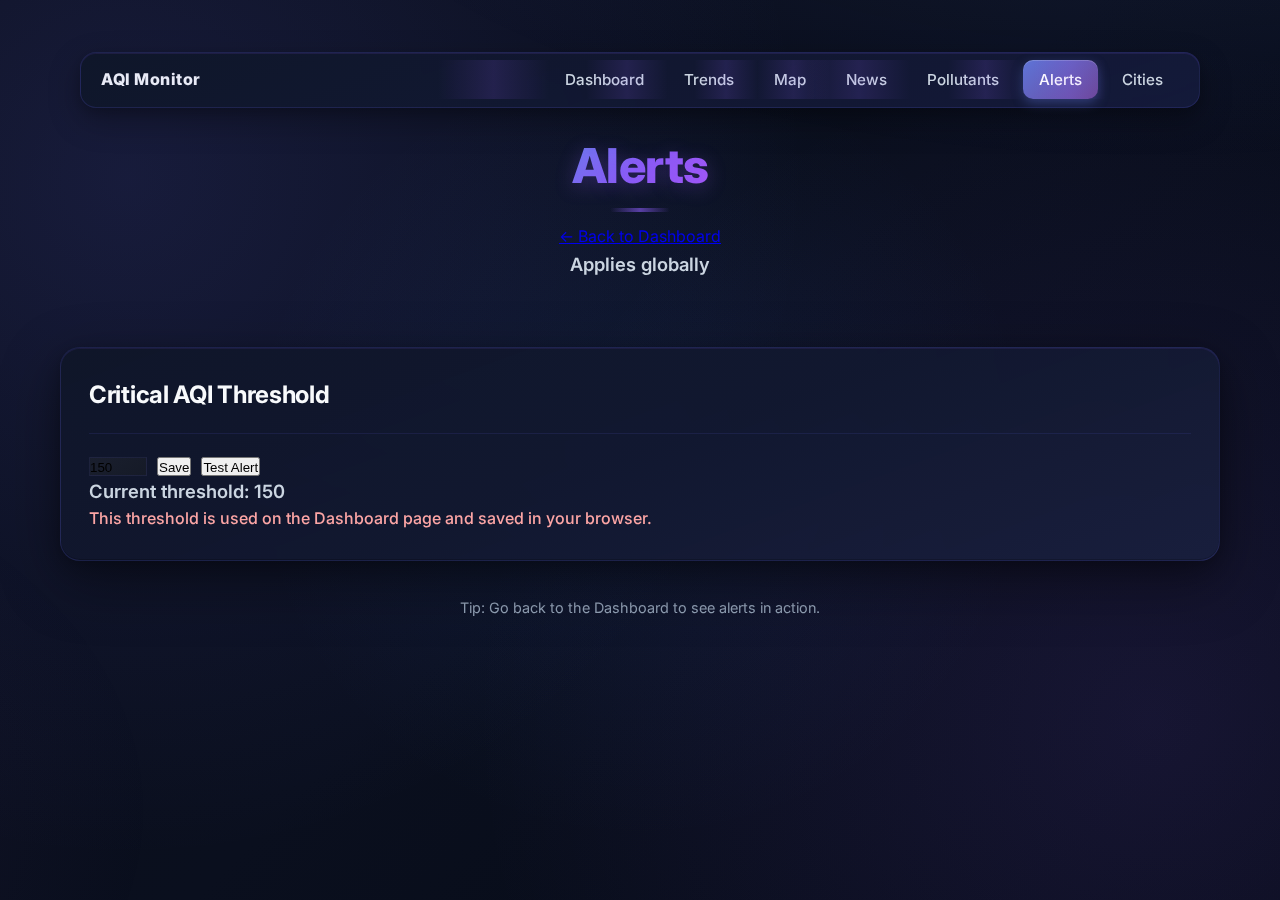
<file: alerts.html>
<!DOCTYPE html>
<html lang="en">
<head>
  <meta charset="UTF-8" />
  <meta name="viewport" content="width=device-width, initial-scale=1.0" />
  <title>AQI Alerts</title>
  
  <!-- Inline theme application - MUST be before any stylesheets -->
  <script>
    (function() {
      const theme = localStorage.getItem('greentrack-theme') || 'default';
      const html = document.documentElement;
      if (theme !== 'default') html.classList.add('theme-' + theme);
    })();
  </script>
  
  <!-- Cache clearing script - must load first -->
  <script src="clear-cache.js"></script>
  <link rel="stylesheet" href="style.css?v=3.0.2" />
  <link rel="stylesheet" href="themes.css?v=3.0.2" />
  <script src="theme-manager.js?v=3.0.2"></script>
  <script src="nav.js?v=3.0.2" defer></script>
</head>
<body>
  <div class="container">
    <header class="dashboard-header">
      <nav class="top-nav">
        <a href="index.html" class="brand">AQI Monitor</a>
        <ul class="nav-links">
          <li><a href="index.html">Dashboard</a></li>
          <li><a href="trends.html">Trends</a></li>
          <li><a href="map.html">Map</a></li>
          <li><a href="news.html">News</a></li>
          <li><a href="pollutants.html">Pollutants</a></li>
          <li><a href="alerts.html">Alerts</a></li>
          <li><a href="cities.html">Cities</a></li>
        </ul>
      </nav>
  <h1>Alerts</h1>
  <p style="margin-top:8px"><a href="index.html" class="brand" style="text-decoration:underline;">← Back to Dashboard</a></p>
      <p class="location" id="alertLocation">Applies globally</p>
    </header>

    <div class="card">
      <div class="card-header">
        <h2>Critical AQI Threshold</h2>
      </div>
      <div class="input-group">
        <input id="thresholdInput" type="number" min="0" max="500" step="1" placeholder="e.g., 150" />
        <button id="saveThresholdBtn">Save</button>
        <button id="testAlertBtn">Test Alert</button>
      </div>
      <p class="location" id="currentThresholdText">Current threshold: 150</p>
      <p class="disclaimer">This threshold is used on the Dashboard page and saved in your browser.</p>
    </div>

    <div class="alert-banner" id="demoAlert" style="display:none;">
      <svg class="alert-icon" viewBox="0 0 24 24" fill="none" stroke="currentColor" stroke-width="2">
        <path d="M10.29 3.86L1.82 18a2 2 0 0 0 1.71 3h16.94a2 2 0 0 0 1.71-3L13.71 3.86a2 2 0 0 0-3.42 0z"></path>
        <line x1="12" y1="9" x2="12" y2="13"></line>
        <line x1="12" y1="17" x2="12.01" y2="17"></line>
      </svg>
      <div class="alert-content">
        <strong>Dangerous Air Quality Alert (Demo)</strong>
        <p>This is a preview of the alert banner.</p>
      </div>
    </div>

    <footer class="dashboard-footer">
      <p>Tip: Go back to the Dashboard to see alerts in action.</p>
    </footer>
  </div>

  <script src="alerts.js?v=3.0.2"></script>
  
  <!-- Service Worker Registration -->
  <script src="sw-register.js?v=3.0.2"></script>
</body>
</html>
</file>
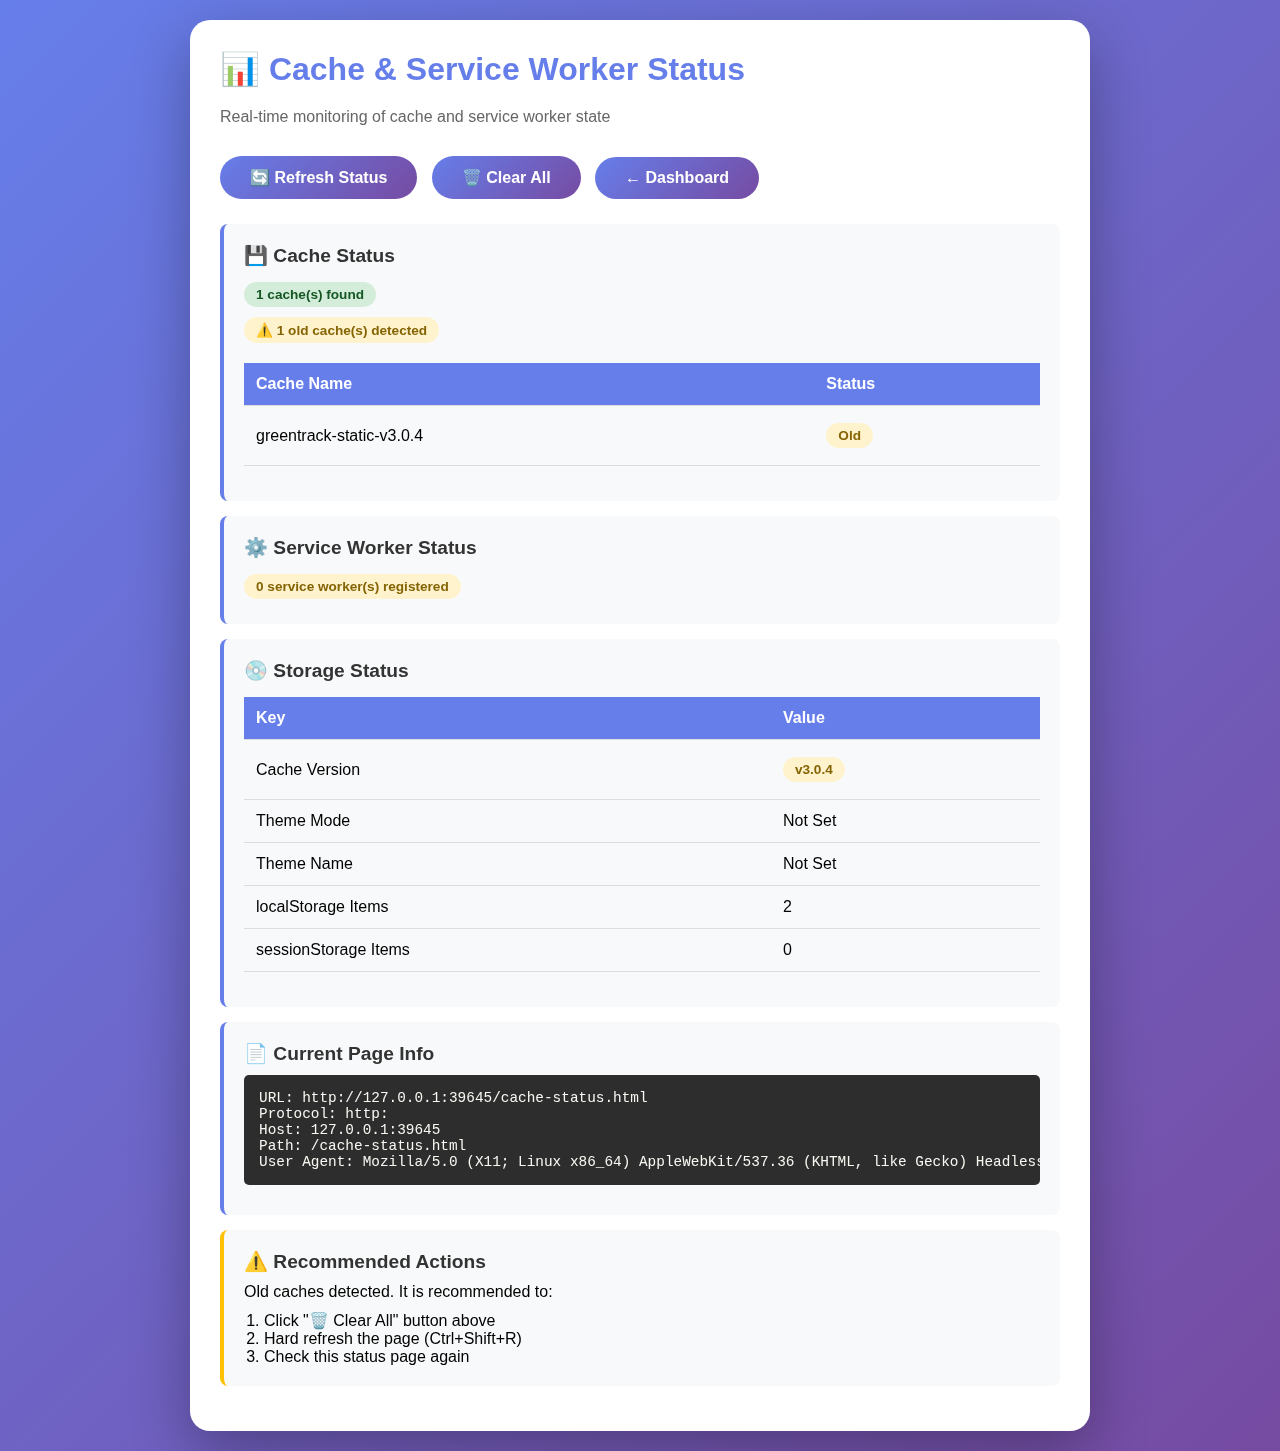
<file: cache-status.html>
<!DOCTYPE html>
<html lang="en">
<head>
    <meta charset="UTF-8">
    <meta name="viewport" content="width=device-width, initial-scale=1.0">
    <title>Cache Status - GreenTrack</title>
    <style>
        * {
            margin: 0;
            padding: 0;
            box-sizing: border-box;
        }

        body {
            font-family: 'Segoe UI', Tahoma, Geneva, Verdana, sans-serif;
            background: linear-gradient(135deg, #667eea 0%, #764ba2 100%);
            min-height: 100vh;
            padding: 20px;
        }

        .container {
            background: white;
            border-radius: 20px;
            padding: 30px;
            max-width: 900px;
            margin: 0 auto;
            box-shadow: 0 20px 60px rgba(0, 0, 0, 0.3);
        }

        h1 {
            color: #667eea;
            margin-bottom: 20px;
            font-size: 2rem;
        }

        .status-card {
            background: #f8f9fa;
            border-left: 4px solid #667eea;
            padding: 20px;
            margin: 15px 0;
            border-radius: 8px;
        }

        .status-card h3 {
            color: #333;
            margin-bottom: 10px;
            font-size: 1.2rem;
        }

        .status-card pre {
            background: #2d2d2d;
            color: #f8f8f2;
            padding: 15px;
            border-radius: 5px;
            overflow-x: auto;
            font-size: 0.9rem;
            margin: 10px 0;
        }

        .btn {
            background: linear-gradient(135deg, #667eea 0%, #764ba2 100%);
            color: white;
            border: none;
            padding: 12px 30px;
            font-size: 1rem;
            border-radius: 50px;
            cursor: pointer;
            margin: 10px 10px 10px 0;
            transition: transform 0.2s;
            font-weight: 600;
        }

        .btn:hover {
            transform: translateY(-2px);
        }

        .badge {
            display: inline-block;
            padding: 5px 12px;
            border-radius: 20px;
            font-size: 0.85rem;
            font-weight: 600;
            margin: 5px 5px 5px 0;
        }

        .badge.success {
            background: #d4edda;
            color: #155724;
        }

        .badge.warning {
            background: #fff3cd;
            color: #856404;
        }

        .badge.error {
            background: #f8d7da;
            color: #721c24;
        }

        .badge.info {
            background: #d1ecf1;
            color: #0c5460;
        }

        table {
            width: 100%;
            border-collapse: collapse;
            margin: 15px 0;
        }

        th, td {
            padding: 12px;
            text-align: left;
            border-bottom: 1px solid #ddd;
        }

        th {
            background: #667eea;
            color: white;
            font-weight: 600;
        }

        tr:hover {
            background: #f5f5f5;
        }

        .loading {
            text-align: center;
            padding: 20px;
            color: #666;
        }

        .spinner {
            border: 4px solid #f3f3f3;
            border-top: 4px solid #667eea;
            border-radius: 50%;
            width: 40px;
            height: 40px;
            animation: spin 1s linear infinite;
            margin: 20px auto;
        }

        @keyframes spin {
            0% { transform: rotate(0deg); }
            100% { transform: rotate(360deg); }
        }
    </style>
</head>
<body>
    <div class="container">
        <h1>📊 Cache & Service Worker Status</h1>
        <p style="color: #666; margin-bottom: 20px;">Real-time monitoring of cache and service worker state</p>

        <div>
            <button class="btn" onclick="refreshStatus()">🔄 Refresh Status</button>
            <button class="btn" onclick="clearAll()">🗑️ Clear All</button>
            <button class="btn" onclick="goToDashboard()">← Dashboard</button>
        </div>

        <div id="content">
            <div class="loading">
                <div class="spinner"></div>
                <p>Loading status...</p>
            </div>
        </div>
    </div>

    <script>
        async function loadStatus() {
            const content = document.getElementById('content');
            let html = '';

            try {
                // 1. Cache Status
                html += '<div class="status-card">';
                html += '<h3>💾 Cache Status</h3>';
                
                if ('caches' in window) {
                    const cacheNames = await caches.keys();
                    const currentVersion = 'v3.0.0';
                    const oldCaches = cacheNames.filter(name => !name.includes(currentVersion));
                    
                    html += `<p><span class="badge ${cacheNames.length > 0 ? 'success' : 'warning'}">
                        ${cacheNames.length} cache(s) found
                    </span></p>`;
                    
                    if (oldCaches.length > 0) {
                        html += `<p><span class="badge warning">⚠️ ${oldCaches.length} old cache(s) detected</span></p>`;
                    }
                    
                    html += '<table><thead><tr><th>Cache Name</th><th>Status</th></tr></thead><tbody>';
                    for (const name of cacheNames) {
                        const isOld = !name.includes(currentVersion);
                        html += `<tr>
                            <td>${name}</td>
                            <td><span class="badge ${isOld ? 'warning' : 'success'}">${isOld ? 'Old' : 'Current'}</span></td>
                        </tr>`;
                    }
                    html += '</tbody></table>';
                } else {
                    html += '<p><span class="badge error">❌ Cache API not supported</span></p>';
                }
                html += '</div>';

                // 2. Service Worker Status
                html += '<div class="status-card">';
                html += '<h3>⚙️ Service Worker Status</h3>';
                
                if ('serviceWorker' in navigator) {
                    const registrations = await navigator.serviceWorker.getRegistrations();
                    
                    html += `<p><span class="badge ${registrations.length > 0 ? 'success' : 'warning'}">
                        ${registrations.length} service worker(s) registered
                    </span></p>`;
                    
                    for (const reg of registrations) {
                        const state = reg.active ? 'Active' : reg.installing ? 'Installing' : reg.waiting ? 'Waiting' : 'Unknown';
                        html += `<p><span class="badge info">${state}</span> Scope: ${reg.scope}</p>`;
                    }
                } else {
                    html += '<p><span class="badge error">❌ Service Worker not supported</span></p>';
                }
                html += '</div>';

                // 3. Storage Status
                html += '<div class="status-card">';
                html += '<h3>💿 Storage Status</h3>';
                
                const cacheVersion = localStorage.getItem('cacheVersion');
                const themeMode = localStorage.getItem('themeMode');
                const themeName = localStorage.getItem('themeName');
                
                html += '<table><thead><tr><th>Key</th><th>Value</th></tr></thead><tbody>';
                html += `<tr><td>Cache Version</td><td><span class="badge ${cacheVersion === 'v3.0.0' ? 'success' : 'warning'}">${cacheVersion || 'Not Set'}</span></td></tr>`;
                html += `<tr><td>Theme Mode</td><td>${themeMode || 'Not Set'}</td></tr>`;
                html += `<tr><td>Theme Name</td><td>${themeName || 'Not Set'}</td></tr>`;
                html += `<tr><td>localStorage Items</td><td>${localStorage.length}</td></tr>`;
                html += `<tr><td>sessionStorage Items</td><td>${sessionStorage.length}</td></tr>`;
                html += '</tbody></table>';
                html += '</div>';

                // 4. Current Page Info
                html += '<div class="status-card">';
                html += '<h3>📄 Current Page Info</h3>';
                html += '<pre>';
                html += `URL: ${window.location.href}\n`;
                html += `Protocol: ${window.location.protocol}\n`;
                html += `Host: ${window.location.host}\n`;
                html += `Path: ${window.location.pathname}\n`;
                html += `User Agent: ${navigator.userAgent}`;
                html += '</pre>';
                html += '</div>';

                // 5. Recommended Actions
                const hasOldCaches = (await caches.keys()).some(name => !name.includes('v3.0.0'));
                if (hasOldCaches || cacheVersion !== 'v3.0.0') {
                    html += '<div class="status-card" style="border-left-color: #ffc107;">';
                    html += '<h3>⚠️ Recommended Actions</h3>';
                    html += '<p>Old caches detected. It is recommended to:</p>';
                    html += '<ol style="margin-left: 20px; margin-top: 10px;">';
                    html += '<li>Click "🗑️ Clear All" button above</li>';
                    html += '<li>Hard refresh the page (Ctrl+Shift+R)</li>';
                    html += '<li>Check this status page again</li>';
                    html += '</ol>';
                    html += '</div>';
                } else {
                    html += '<div class="status-card" style="border-left-color: #28a745;">';
                    html += '<h3>✅ All Clear!</h3>';
                    html += '<p>Your cache and service worker are up to date. You\'re running version 3.0.0.</p>';
                    html += '</div>';
                }

            } catch (error) {
                html = `<div class="status-card" style="border-left-color: #dc3545;">
                    <h3>❌ Error Loading Status</h3>
                    <p>${error.message}</p>
                </div>`;
            }

            content.innerHTML = html;
        }

        async function clearAll() {
            if (confirm('This will clear all caches and service workers. Continue?')) {
                try {
                    // Clear caches
                    const cacheNames = await caches.keys();
                    await Promise.all(cacheNames.map(name => caches.delete(name)));
                    
                    // Unregister service workers
                    const registrations = await navigator.serviceWorker.getRegistrations();
                    await Promise.all(registrations.map(reg => reg.unregister()));
                    
                    // Clear storage
                    localStorage.clear();
                    sessionStorage.clear();
                    
                    alert('✅ All cleared! Reloading...');
                    window.location.reload();
                } catch (error) {
                    alert('❌ Error: ' + error.message);
                }
            }
        }

        function refreshStatus() {
            loadStatus();
        }

        function goToDashboard() {
            window.location.href = 'index.html';
        }

        // Load on page load
        window.addEventListener('load', loadStatus);
    </script>
</body>
</html>
</file>
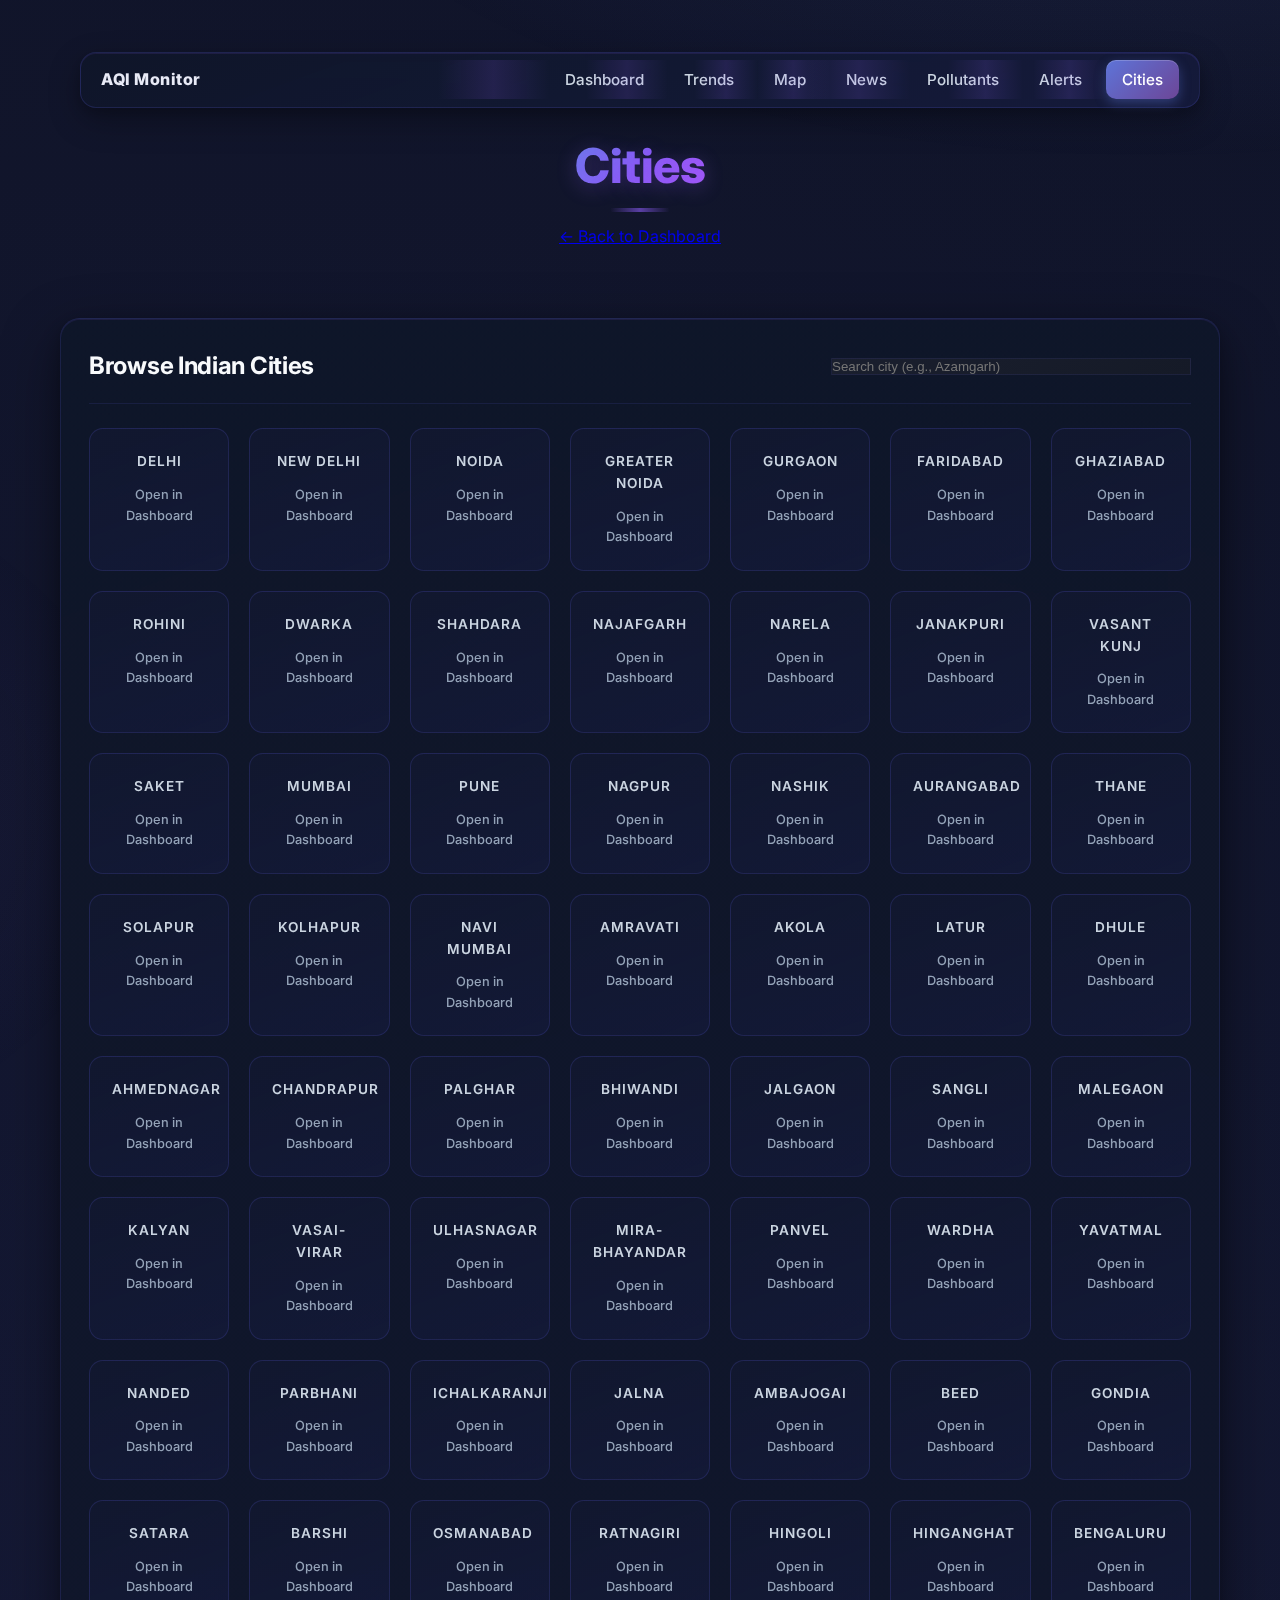
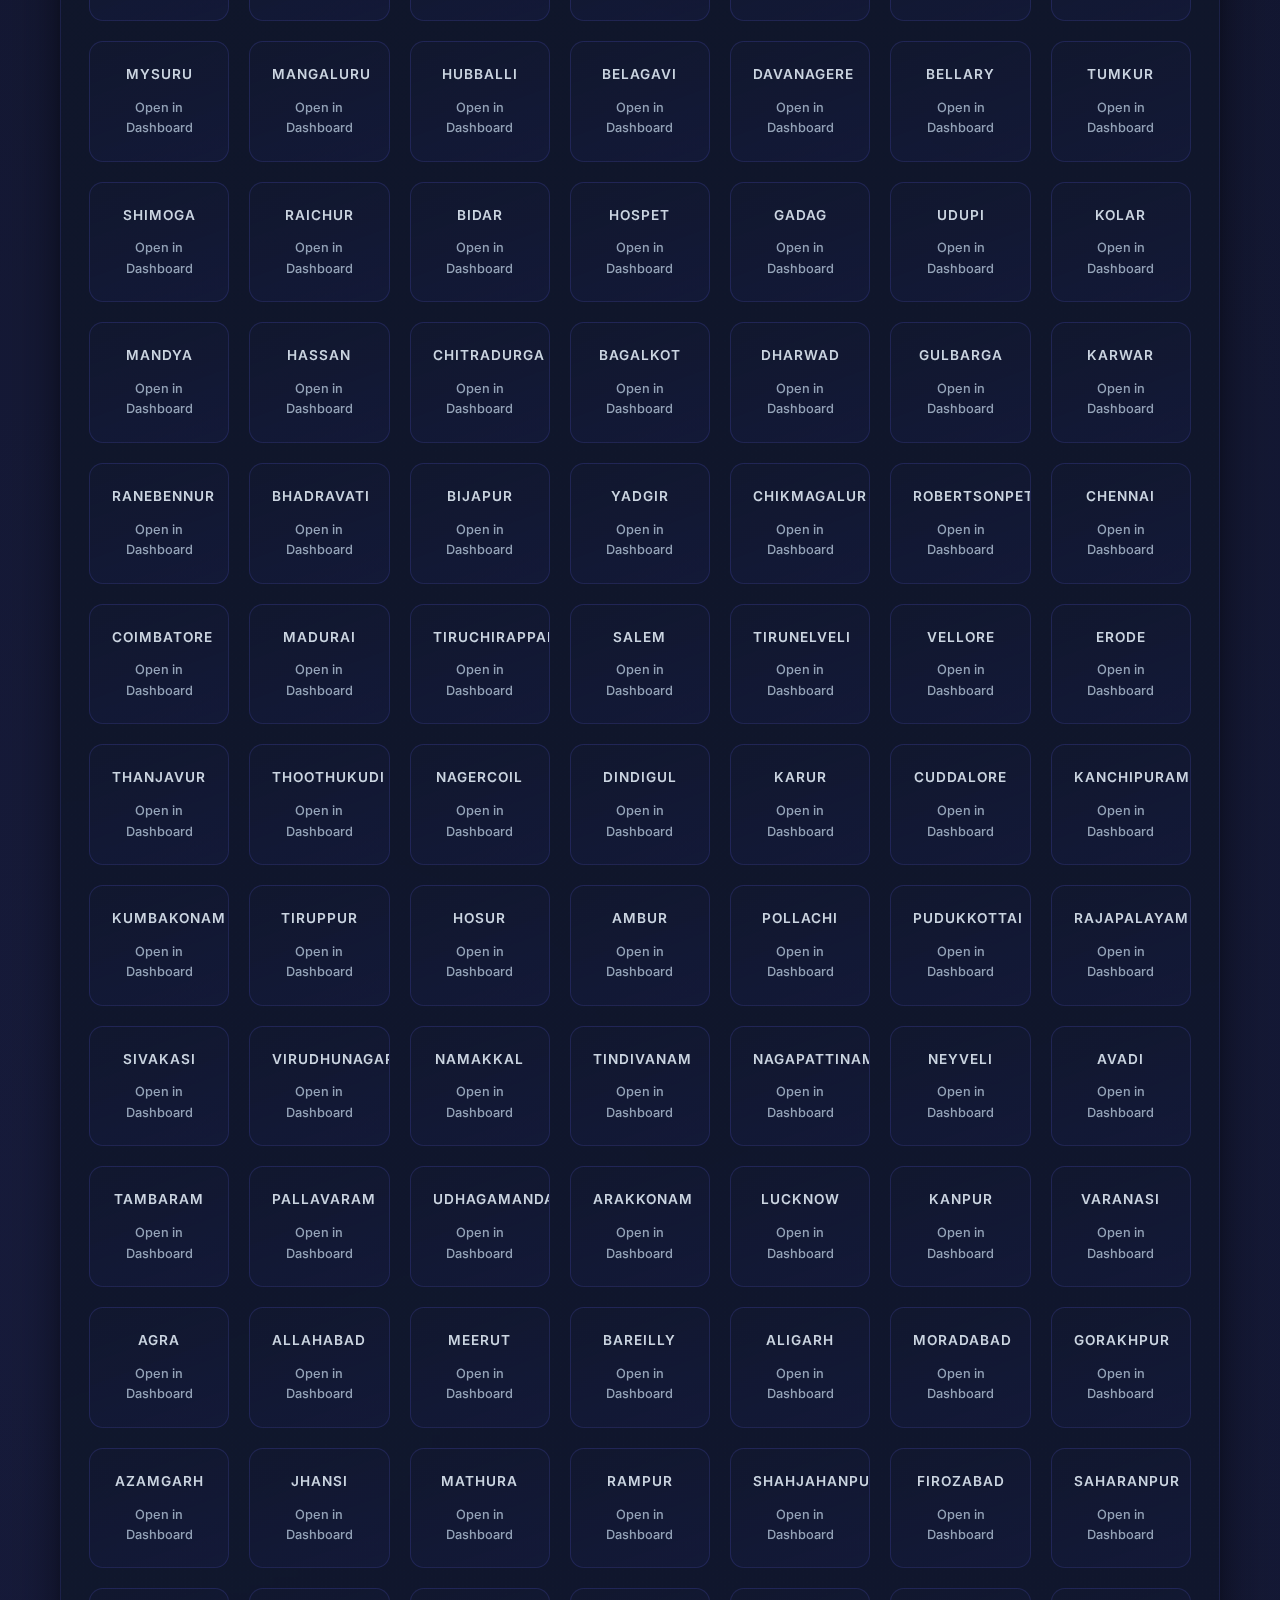
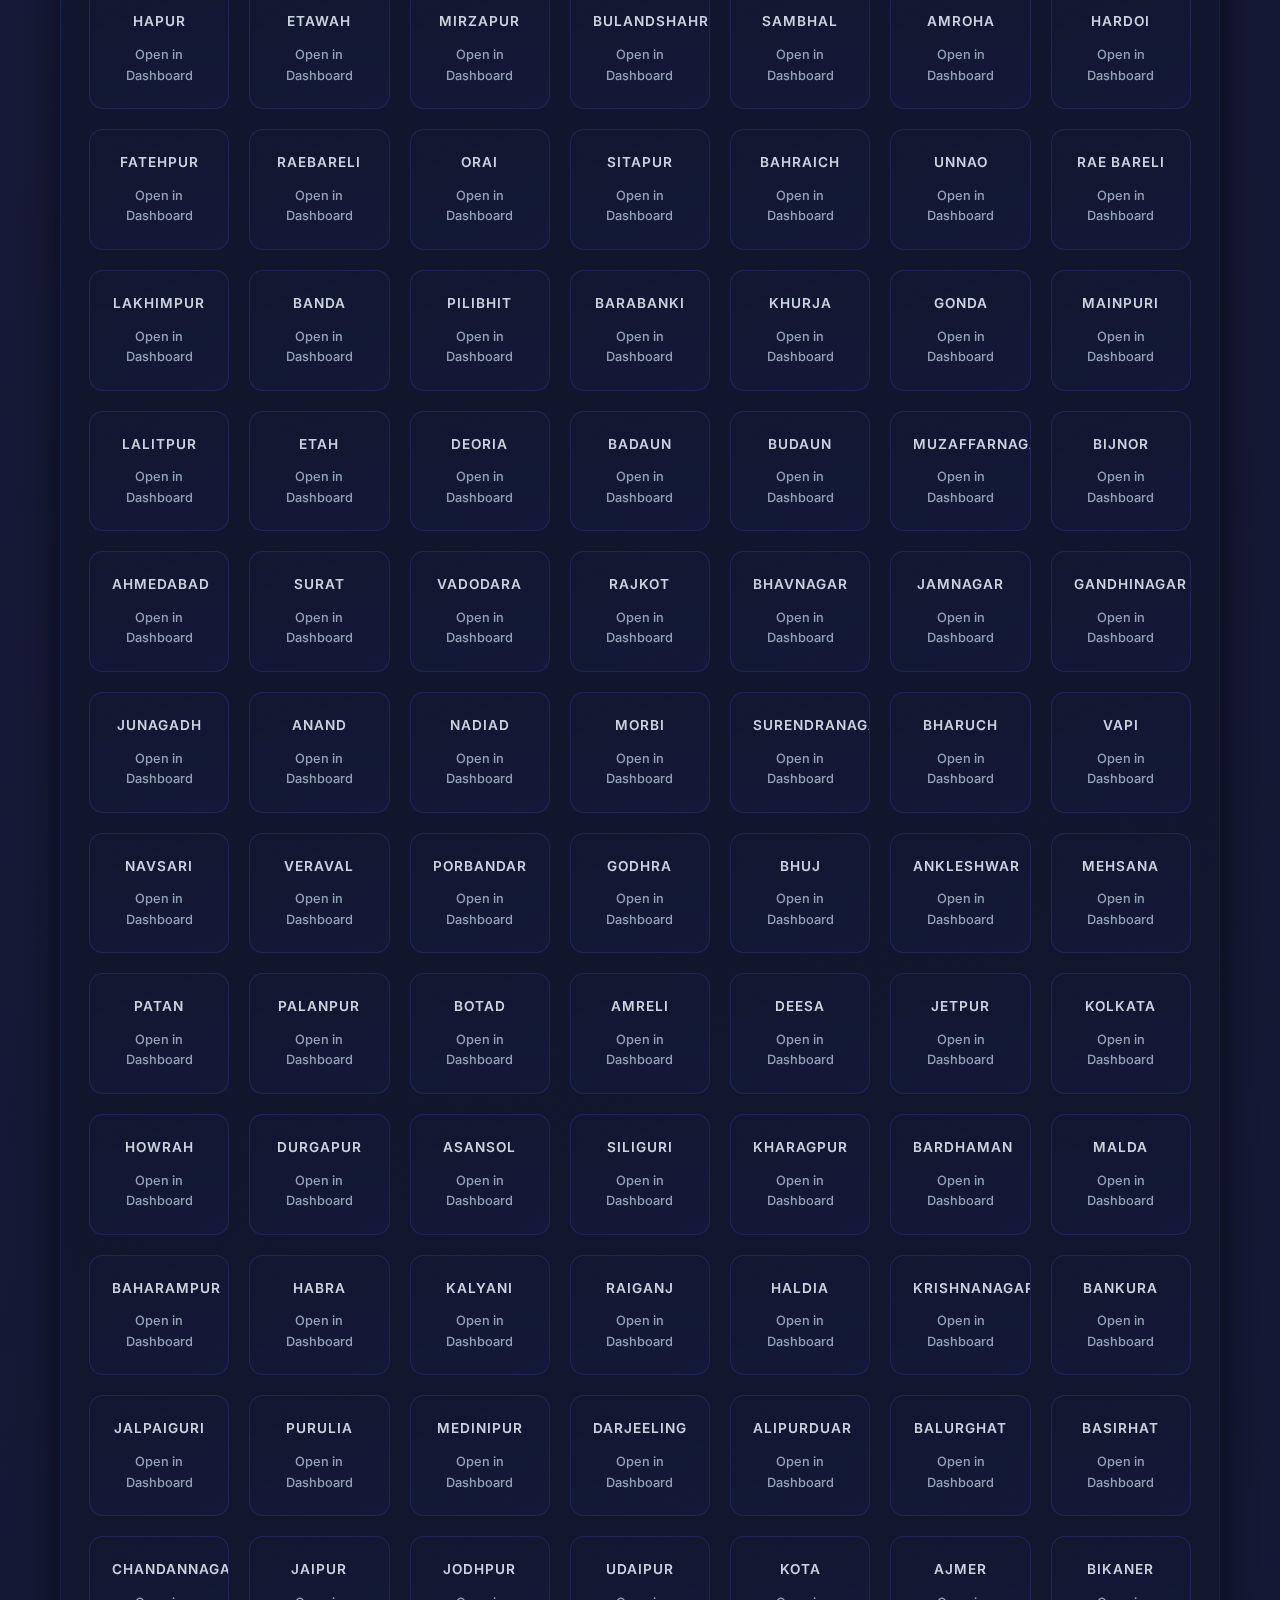
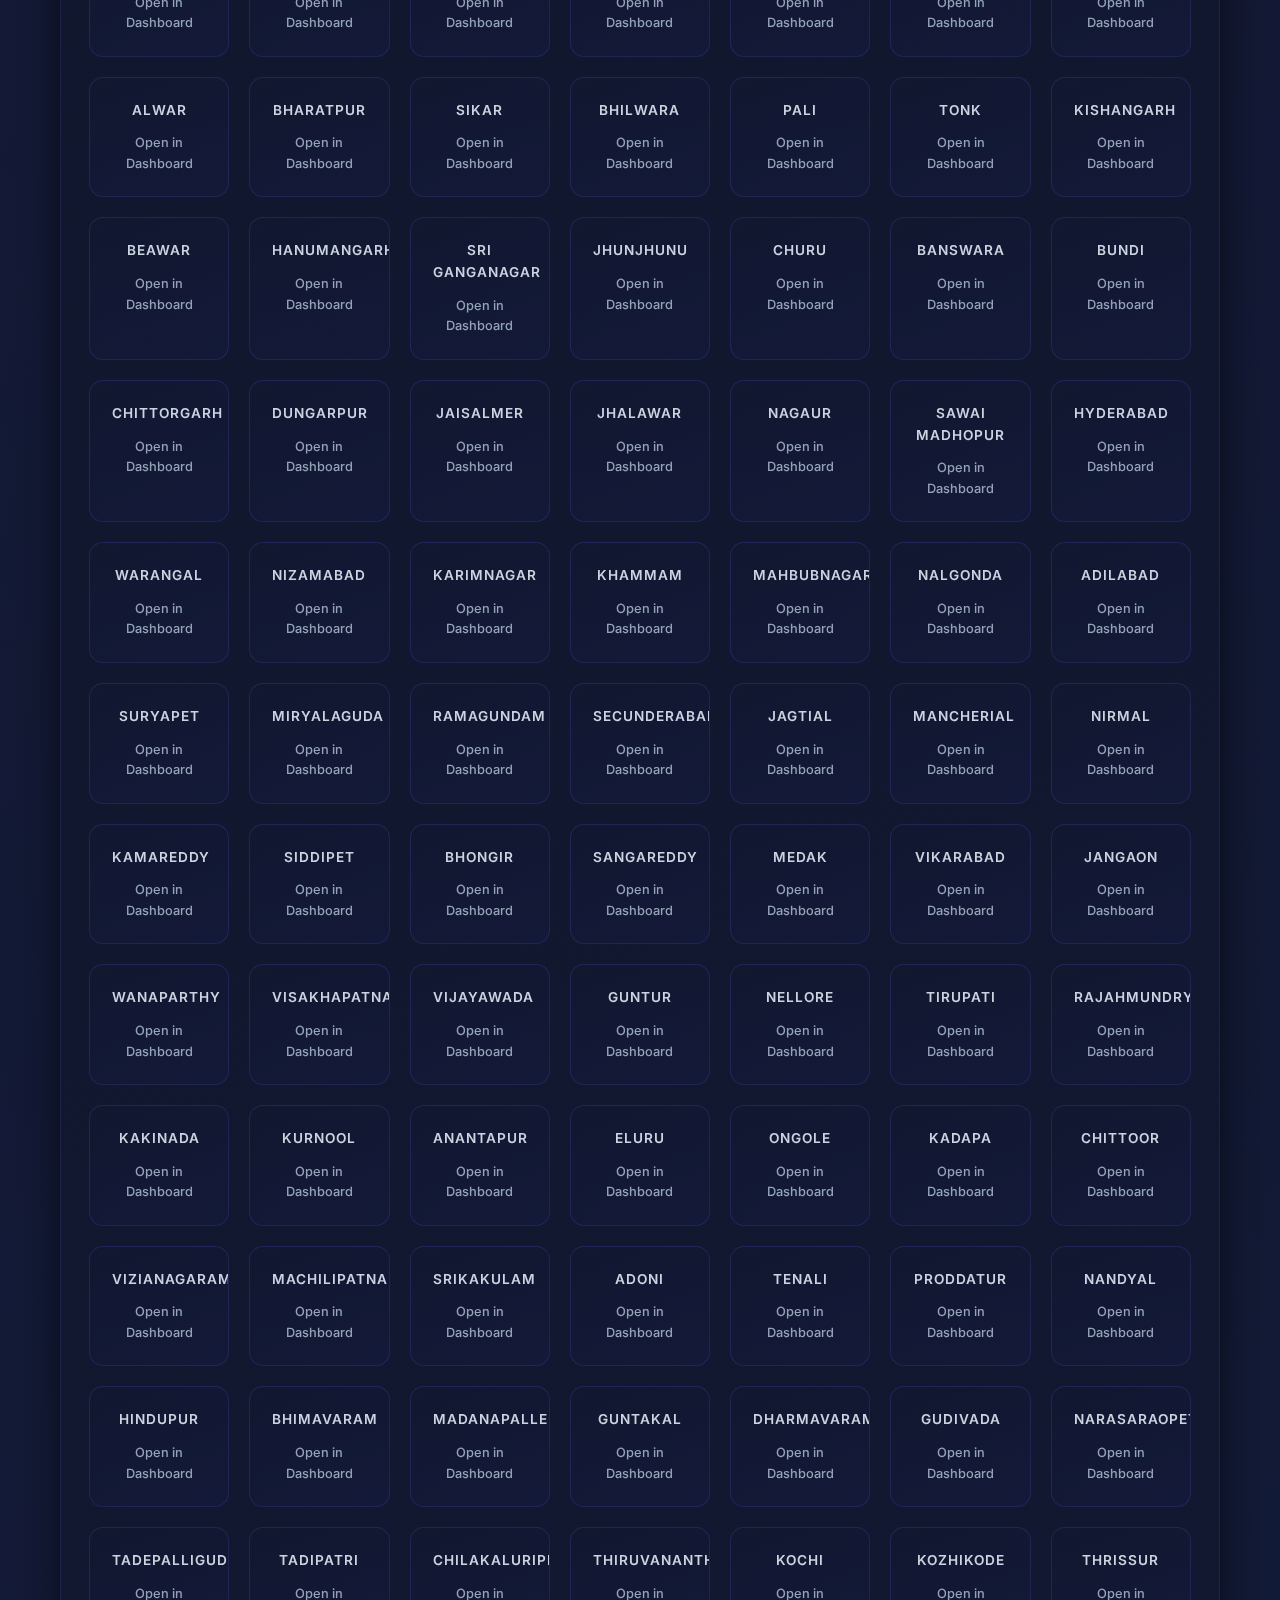
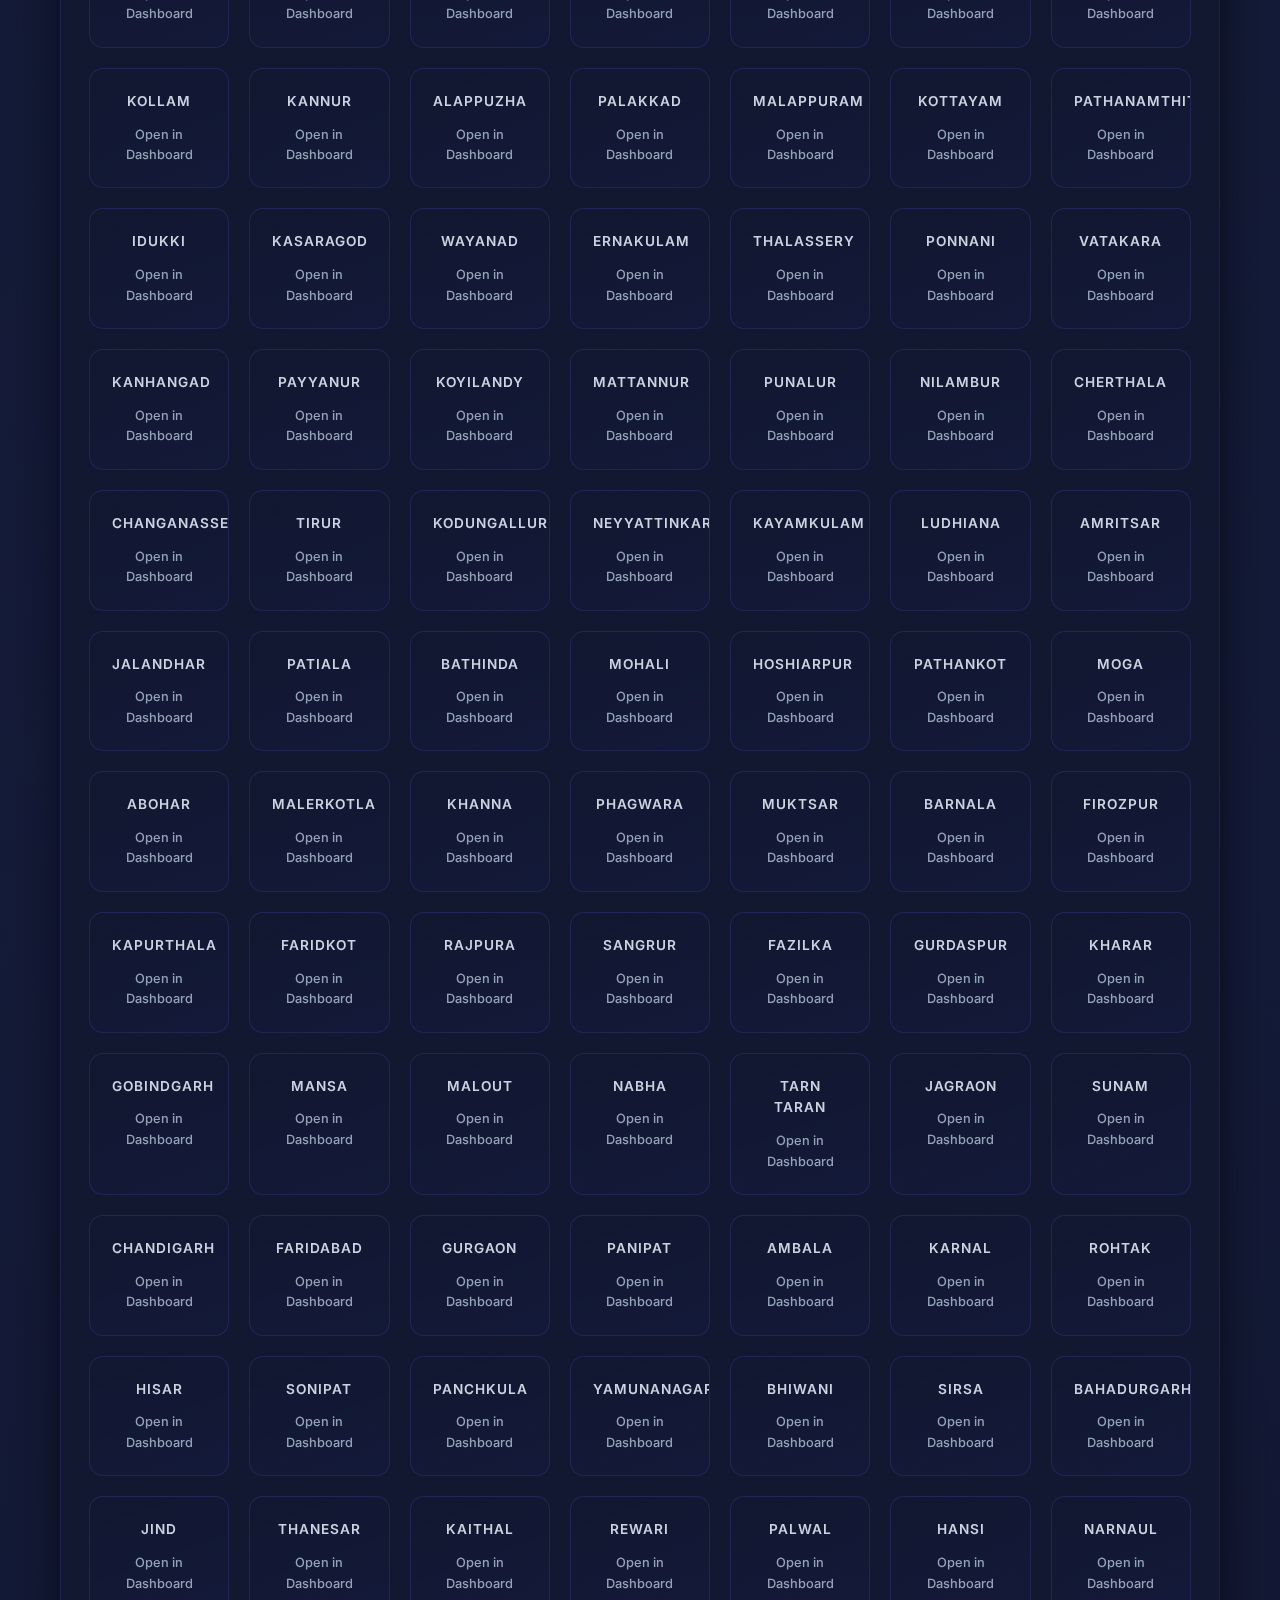
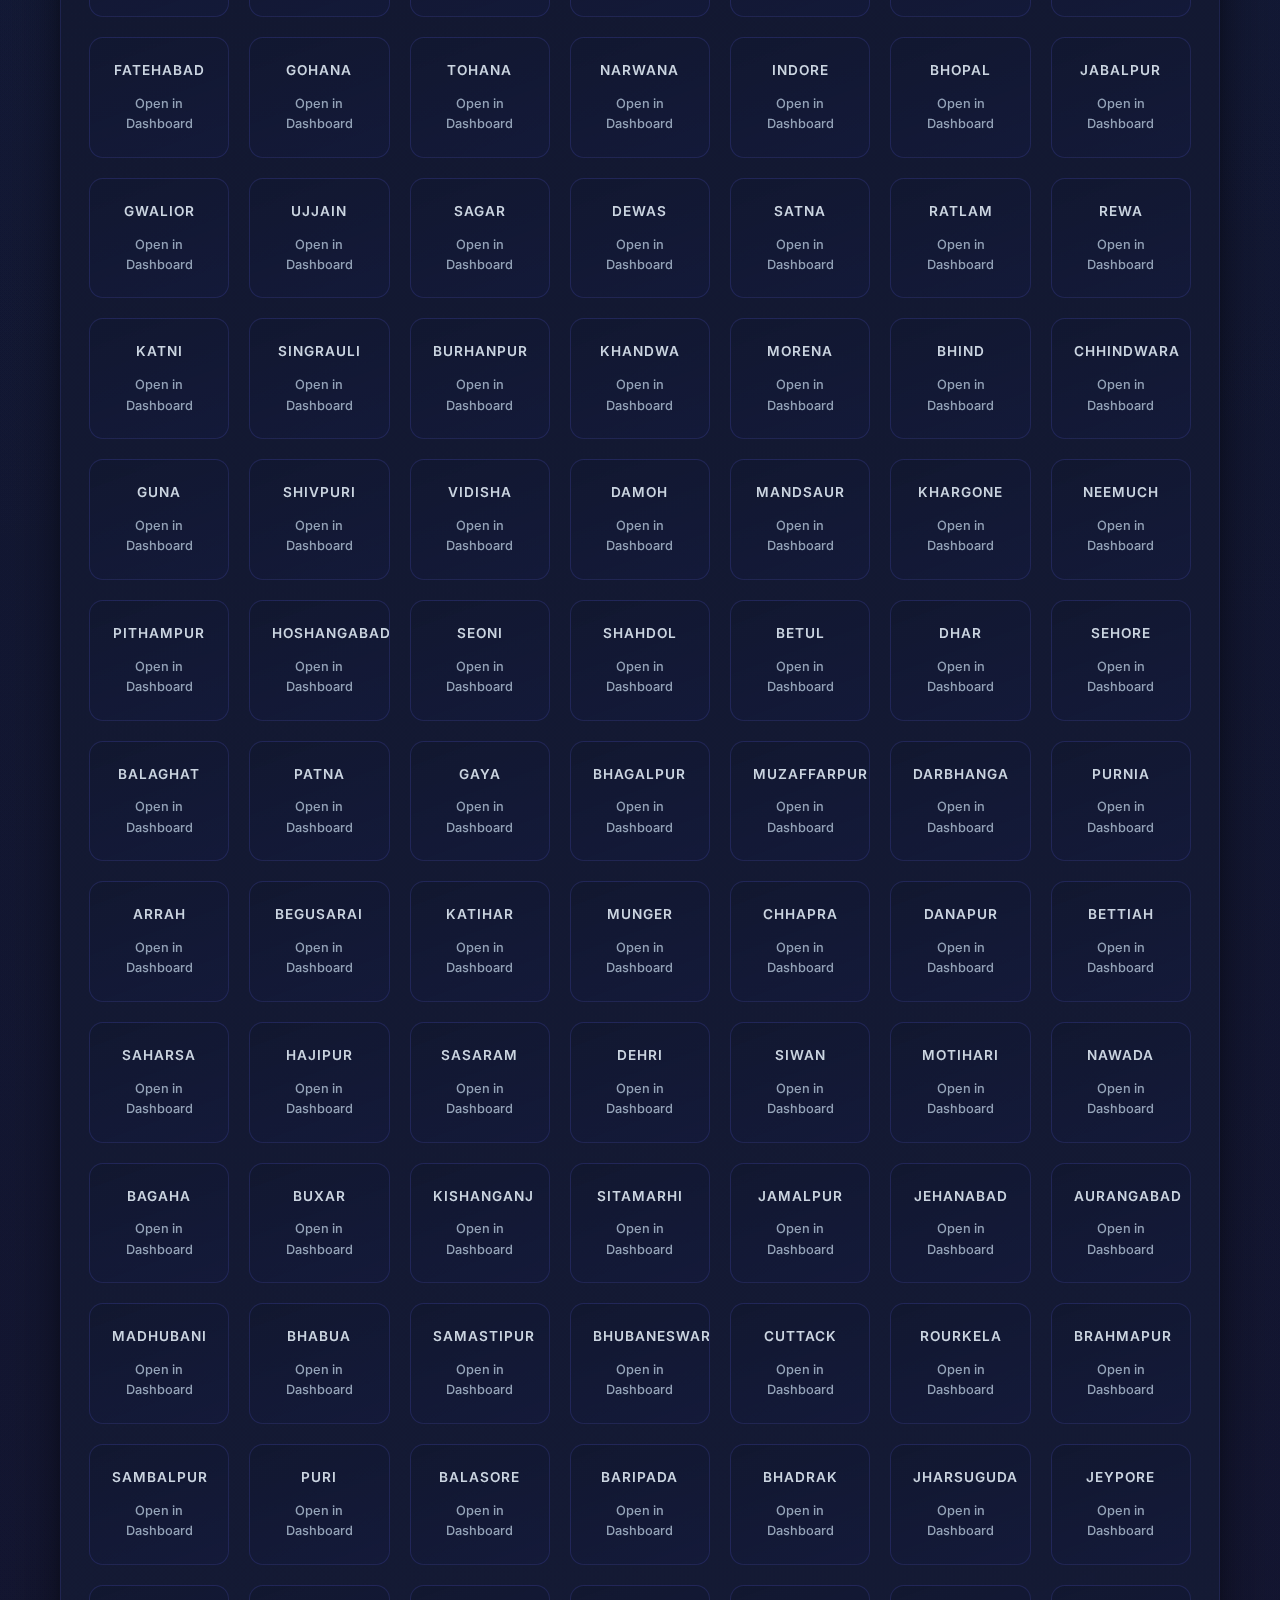
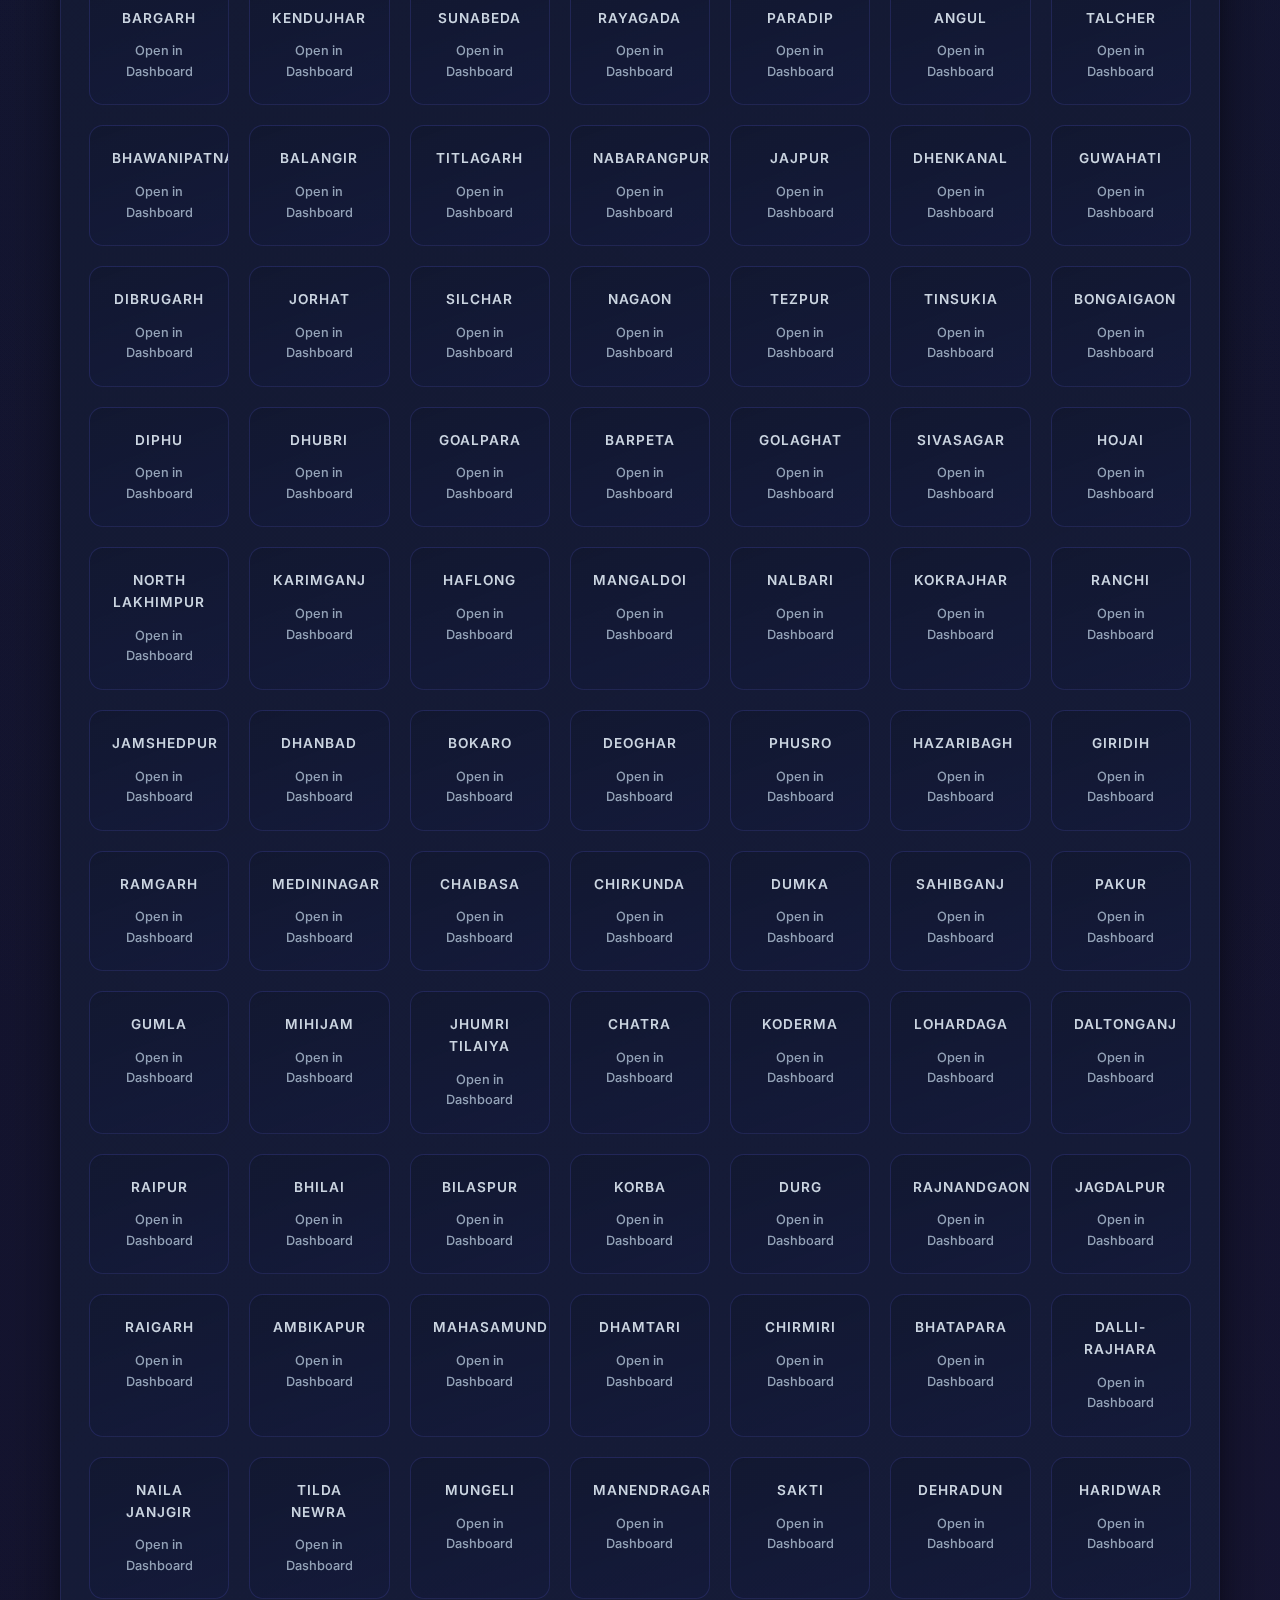
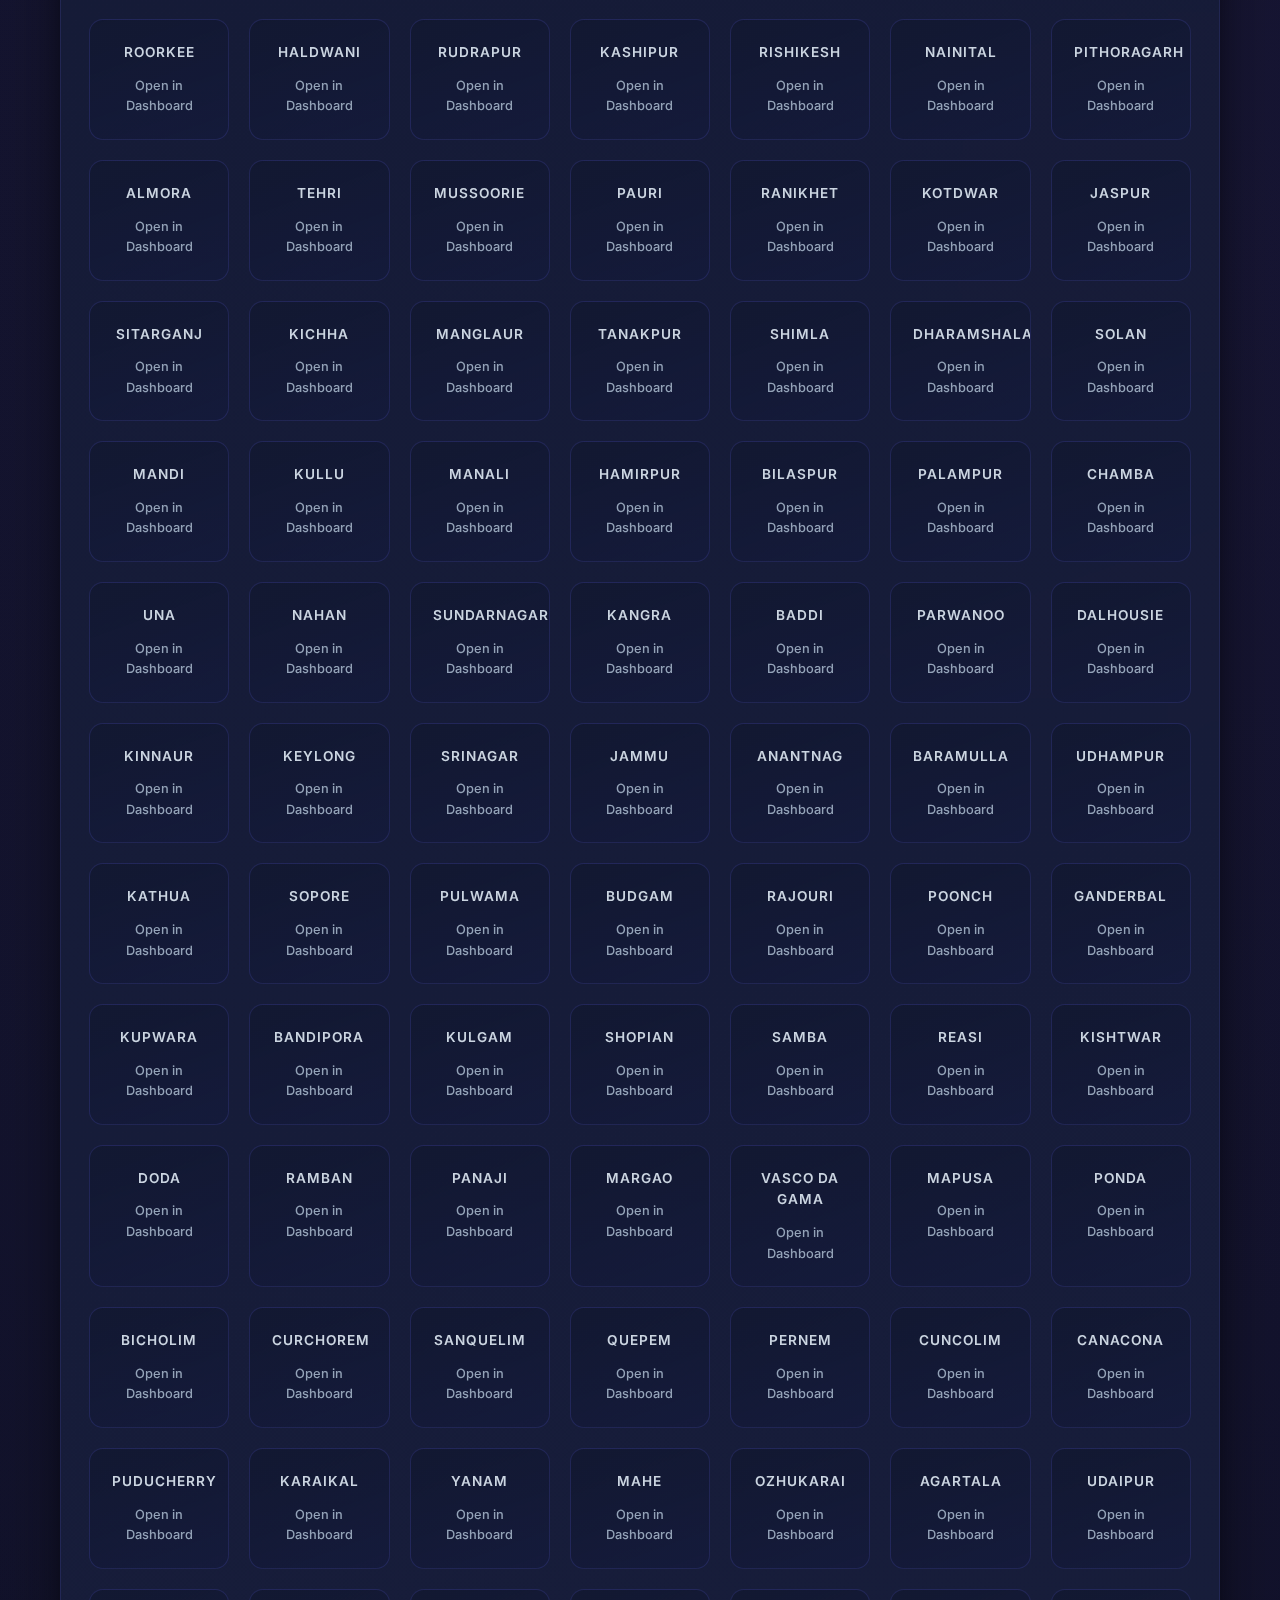
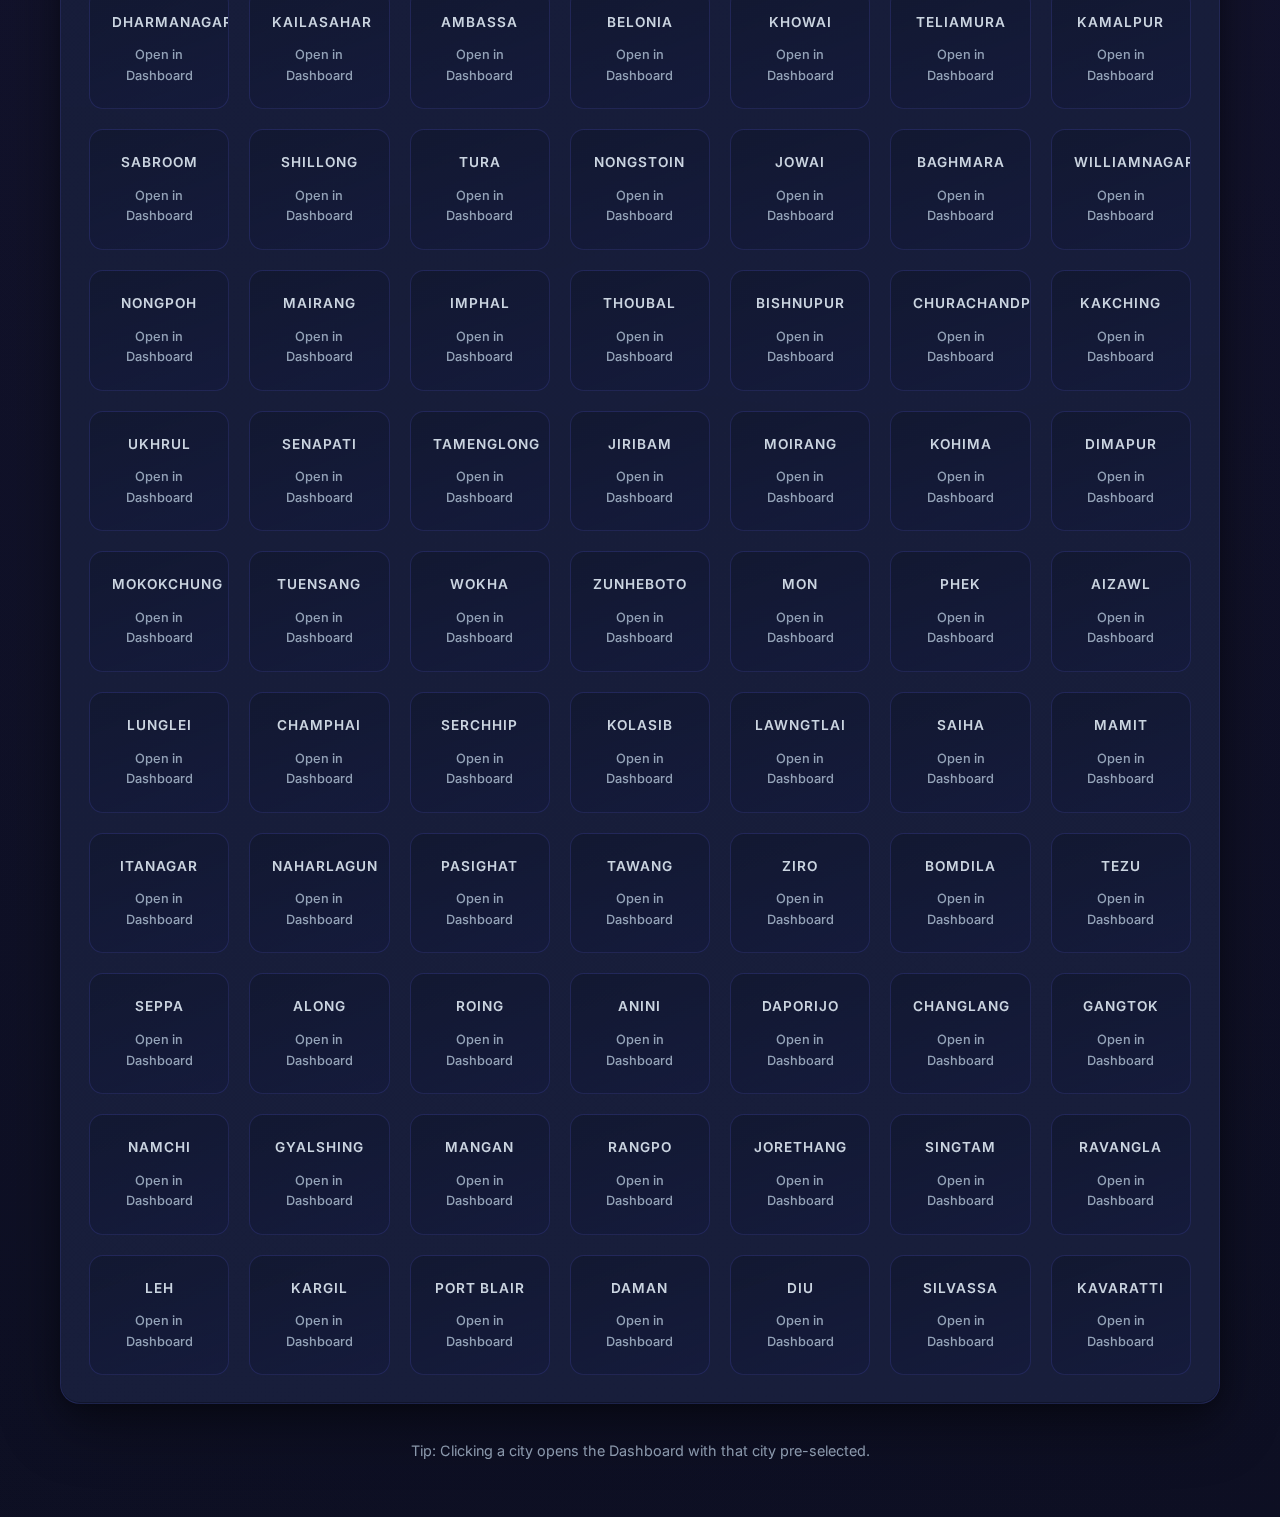
<file: cities.html>
<!DOCTYPE html>
<html lang="en">
<head>
  <meta charset="UTF-8" />
  <meta name="viewport" content="width=device-width, initial-scale=1.0" />
  <title>Cities</title>
  
  <!-- Inline theme application - MUST be before any stylesheets -->
  <script>
    (function() {
      const theme = localStorage.getItem('greentrack-theme') || 'default';
      const html = document.documentElement;
      if (theme !== 'default') html.classList.add('theme-' + theme);
    })();
  </script>
  
  <!-- Cache clearing script - must load first -->
  <script src="clear-cache.js"></script>
  <link rel="stylesheet" href="style.css?v=3.0.2" />
  <link rel="stylesheet" href="themes.css?v=3.0.2" />
  <script src="theme-manager.js?v=3.0.2"></script>
  <script src="nav.js?v=3.0.2" defer></script>
</head>
<body>
  <div class="container">
    <header class="dashboard-header">
      <nav class="top-nav">
        <a href="index.html" class="brand">AQI Monitor</a>
        <ul class="nav-links">
          <li><a href="index.html">Dashboard</a></li>
          <li><a href="trends.html">Trends</a></li>
          <li><a href="map.html">Map</a></li>
          <li><a href="news.html">News</a></li>
          <li><a href="pollutants.html">Pollutants</a></li>
          <li><a href="alerts.html">Alerts</a></li>
          <li><a href="cities.html">Cities</a></li>
        </ul>
      </nav>
  <h1>Cities</h1>
  <p style="margin-top:8px"><a href="index.html" class="brand" style="text-decoration:underline;">← Back to Dashboard</a></p>
    </header>

    <div class="card">
      <div class="card-header">
        <h2>Browse Indian Cities</h2>
        <input id="citySearch" type="text" placeholder="Search city (e.g., Azamgarh)" style="flex:1;max-width:360px;" />
      </div>
      <div id="cityList" class="pollutants-grid"></div>
    </div>

    <footer class="dashboard-footer">
      <p>Tip: Clicking a city opens the Dashboard with that city pre-selected.</p>
    </footer>
  </div>

  <script src="cities.js?v=3.0.2"></script>
  
  <!-- Service Worker Registration -->
  <script src="sw-register.js?v=3.0.2"></script>
</body>
</html>
</file>
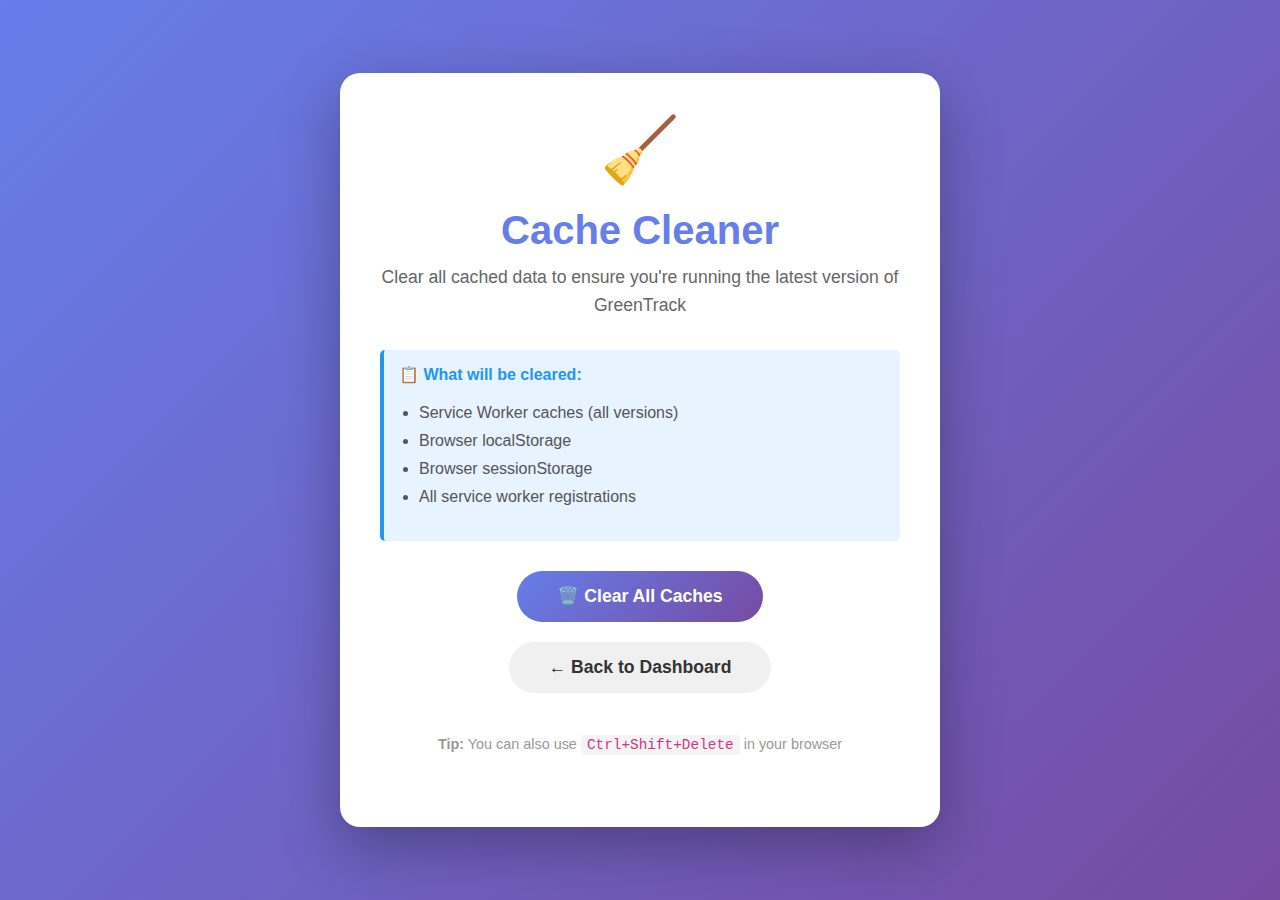
<file: clear-cache.html>
<!DOCTYPE html>
<html lang="en">
<head>
    <meta charset="UTF-8">
    <meta name="viewport" content="width=device-width, initial-scale=1.0">
    <title>Clear Cache - GreenTrack</title>
    <style>
        * {
            margin: 0;
            padding: 0;
            box-sizing: border-box;
        }

        body {
            font-family: 'Segoe UI', Tahoma, Geneva, Verdana, sans-serif;
            background: linear-gradient(135deg, #667eea 0%, #764ba2 100%);
            min-height: 100vh;
            display: flex;
            justify-content: center;
            align-items: center;
            padding: 20px;
        }

        .container {
            background: white;
            border-radius: 20px;
            padding: 40px;
            max-width: 600px;
            box-shadow: 0 20px 60px rgba(0, 0, 0, 0.3);
            text-align: center;
        }

        h1 {
            color: #667eea;
            font-size: 2.5rem;
            margin-bottom: 10px;
        }

        .emoji {
            font-size: 4rem;
            margin-bottom: 20px;
        }

        p {
            color: #666;
            font-size: 1.1rem;
            line-height: 1.6;
            margin-bottom: 30px;
        }

        .btn {
            background: linear-gradient(135deg, #667eea 0%, #764ba2 100%);
            color: white;
            border: none;
            padding: 15px 40px;
            font-size: 1.1rem;
            border-radius: 50px;
            cursor: pointer;
            transition: transform 0.2s, box-shadow 0.2s;
            margin: 10px;
            font-weight: 600;
        }

        .btn:hover {
            transform: translateY(-2px);
            box-shadow: 0 10px 25px rgba(102, 126, 234, 0.4);
        }

        .btn:active {
            transform: translateY(0);
        }

        .btn-secondary {
            background: #f0f0f0;
            color: #333;
        }

        .btn-secondary:hover {
            box-shadow: 0 10px 25px rgba(0, 0, 0, 0.1);
        }

        .status {
            margin-top: 30px;
            padding: 15px;
            border-radius: 10px;
            display: none;
            font-weight: 500;
        }

        .status.success {
            background: #d4edda;
            color: #155724;
            border: 2px solid #c3e6cb;
        }

        .status.error {
            background: #f8d7da;
            color: #721c24;
            border: 2px solid #f5c6cb;
        }

        .info-box {
            background: #e7f3ff;
            border-left: 4px solid #2196F3;
            padding: 15px;
            margin: 20px 0;
            text-align: left;
            border-radius: 5px;
        }

        .info-box strong {
            color: #2196F3;
        }

        ul {
            text-align: left;
            margin: 20px 0;
            padding-left: 20px;
        }

        li {
            margin: 10px 0;
            color: #555;
        }

        code {
            background: #f4f4f4;
            padding: 2px 6px;
            border-radius: 3px;
            font-family: 'Courier New', monospace;
            color: #d63384;
        }
    </style>
</head>
<body>
    <div class="container">
        <div class="emoji">🧹</div>
        <h1>Cache Cleaner</h1>
        <p>Clear all cached data to ensure you're running the latest version of GreenTrack</p>

        <div class="info-box">
            <strong>📋 What will be cleared:</strong>
            <ul>
                <li>Service Worker caches (all versions)</li>
                <li>Browser localStorage</li>
                <li>Browser sessionStorage</li>
                <li>All service worker registrations</li>
            </ul>
        </div>

        <button class="btn" onclick="clearEverything()">
            🗑️ Clear All Caches
        </button>

        <button class="btn btn-secondary" onclick="goBack()">
            ← Back to Dashboard
        </button>

        <div id="status" class="status"></div>

        <p style="margin-top: 30px; font-size: 0.9rem; color: #999;">
            <strong>Tip:</strong> You can also use <code>Ctrl+Shift+Delete</code> in your browser
        </p>
    </div>

    <script>
        async function clearEverything() {
            const statusDiv = document.getElementById('status');
            statusDiv.style.display = 'block';
            statusDiv.className = 'status';
            statusDiv.textContent = '⏳ Clearing caches...';

            try {
                let clearedItems = [];

                // 1. Clear all caches
                if ('caches' in window) {
                    const cacheNames = await caches.keys();
                    await Promise.all(
                        cacheNames.map(cacheName => caches.delete(cacheName))
                    );
                    clearedItems.push(`${cacheNames.length} cache(s)`);
                }

                // 2. Unregister all service workers
                if ('serviceWorker' in navigator) {
                    const registrations = await navigator.serviceWorker.getRegistrations();
                    await Promise.all(
                        registrations.map(registration => registration.unregister())
                    );
                    clearedItems.push(`${registrations.length} service worker(s)`);
                }

                // 3. Clear localStorage
                const localStorageCount = localStorage.length;
                localStorage.clear();
                clearedItems.push(`localStorage (${localStorageCount} items)`);

                // 4. Clear sessionStorage
                const sessionStorageCount = sessionStorage.length;
                sessionStorage.clear();
                clearedItems.push(`sessionStorage (${sessionStorageCount} items)`);

                // Success message
                statusDiv.className = 'status success';
                statusDiv.innerHTML = `
                    ✅ <strong>Successfully cleared:</strong><br>
                    ${clearedItems.join(', ')}<br><br>
                    🔄 Reloading in 2 seconds...
                `;

                // Reload after 2 seconds
                setTimeout(() => {
                    window.location.href = 'index.html';
                }, 2000);

            } catch (error) {
                statusDiv.className = 'status error';
                statusDiv.innerHTML = `❌ <strong>Error:</strong> ${error.message}`;
                console.error('Cache clearing error:', error);
            }
        }

        function goBack() {
            window.location.href = 'index.html';
        }

        // Show info on page load
        window.addEventListener('load', () => {
            console.log('[Cache Cleaner] Page loaded');
        });
    </script>
</body>
</html>
</file>
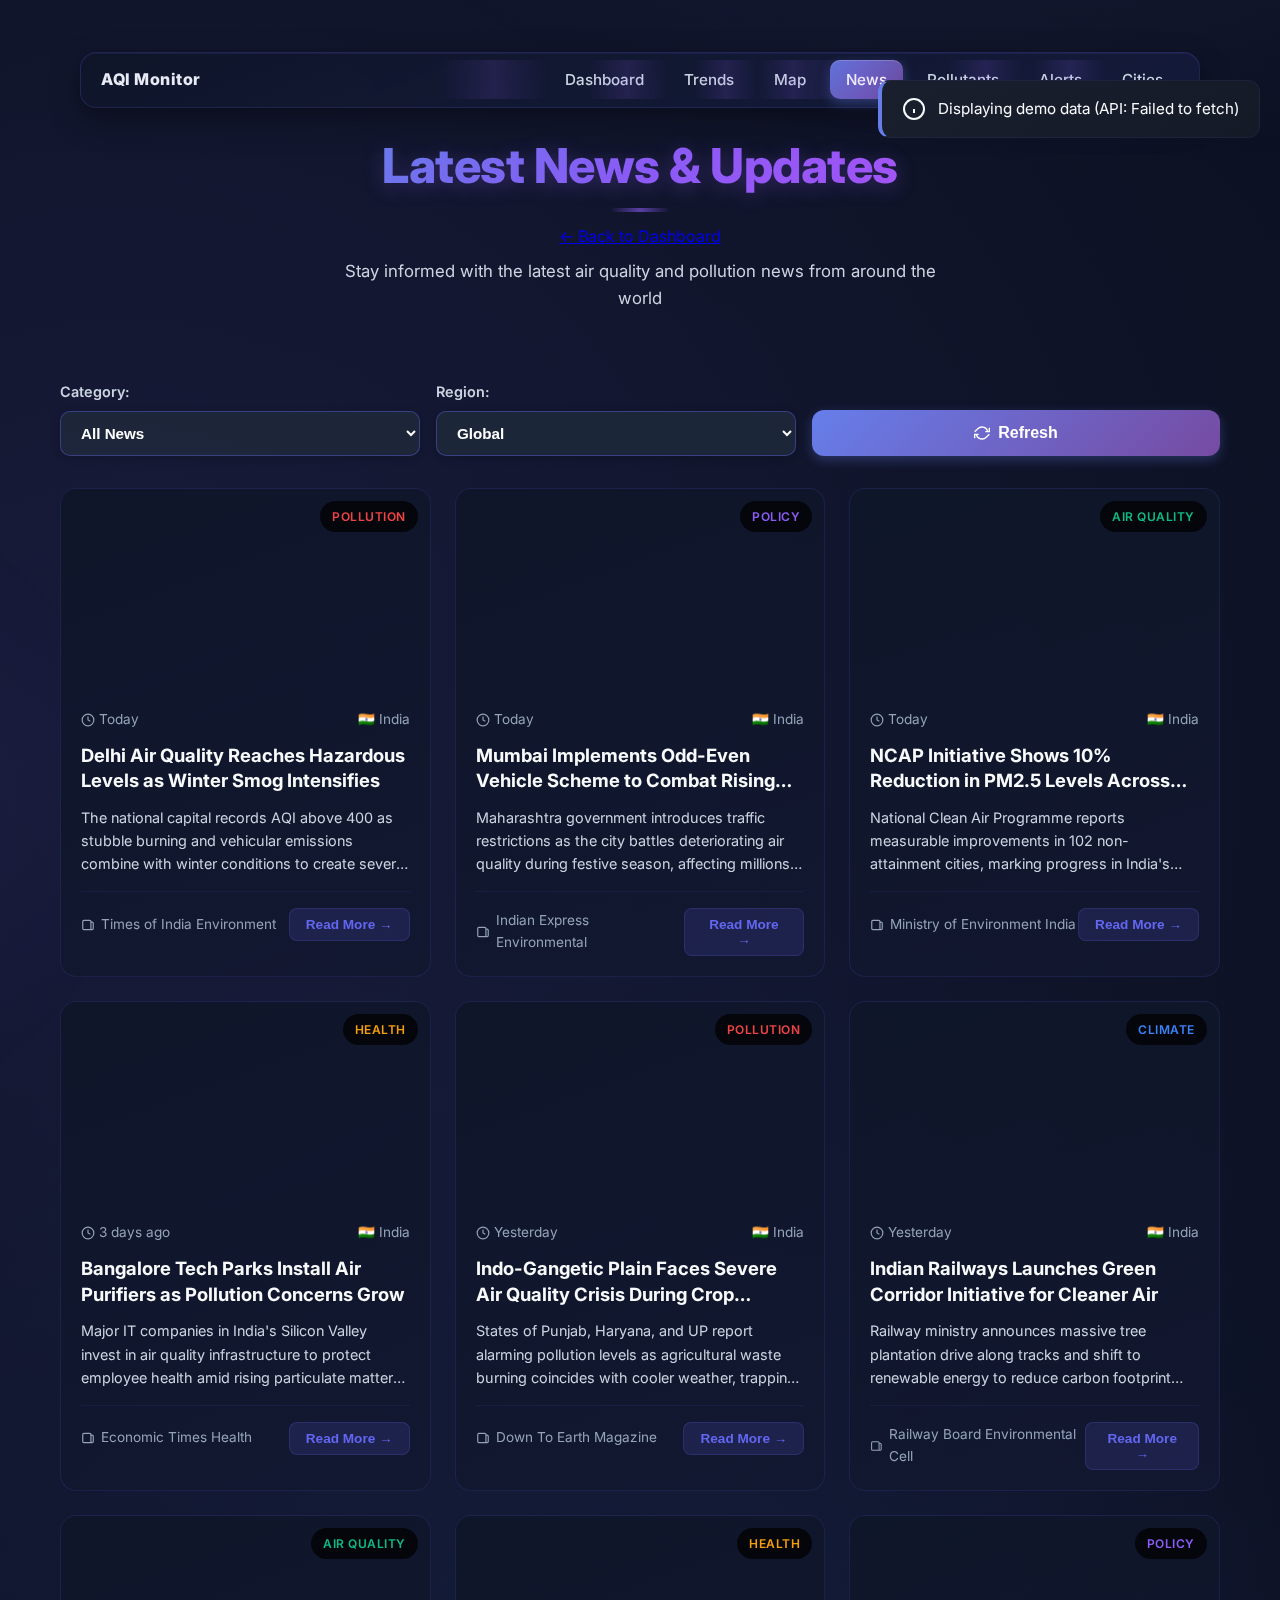
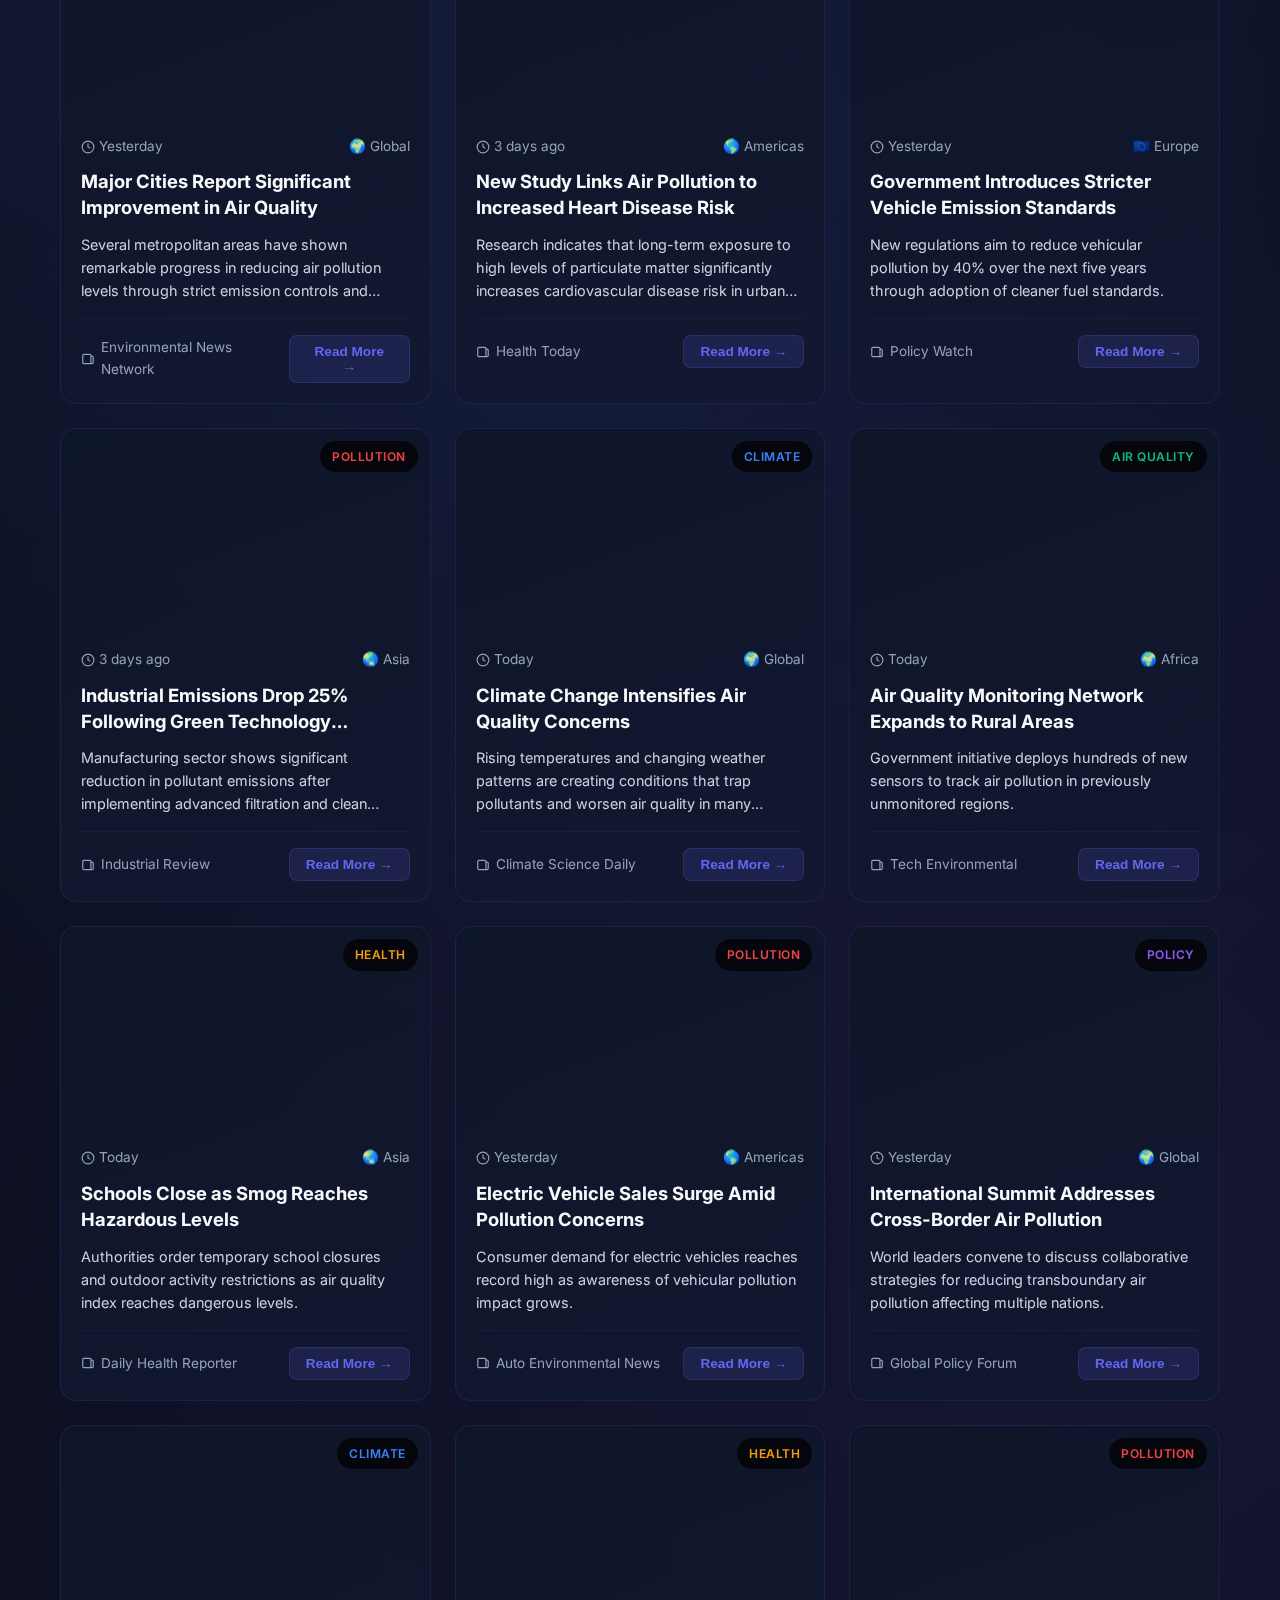
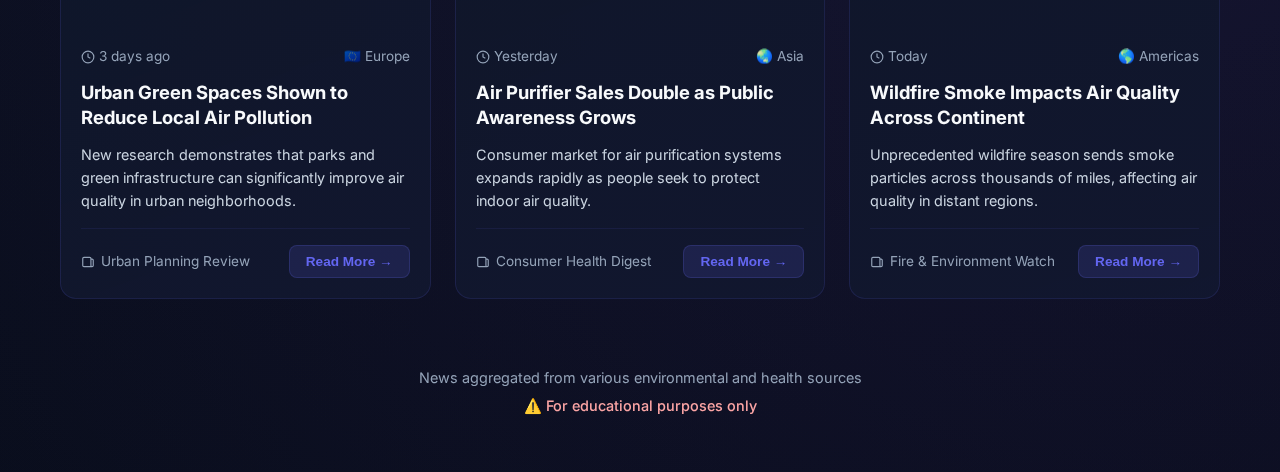
<file: news.html>
<!DOCTYPE html>
<html lang="en">
<head>
    <meta charset="UTF-8">
    <meta name="viewport" content="width=device-width, initial-scale=1.0">
    <meta name="description" content="Latest news and updates on air quality, pollution, and environmental topics">
  <meta name="keywords" content="AQI news, pollution news, air quality updates, environment news">
  <title>Latest News - Air Quality & Pollution</title>
  
  <!-- Inline theme application - MUST be before any stylesheets -->
  <script>
    (function() {
      const theme = localStorage.getItem('greentrack-theme') || 'default';
      const html = document.documentElement;
      if (theme !== 'default') html.classList.add('theme-' + theme);
    })();
  </script>
  
  <!-- Cache clearing script - must load first -->
  <script src="clear-cache.js"></script>
    <link rel="stylesheet" href="style.css?v=3.0.2">
    <link rel="stylesheet" href="themes.css?v=3.0.2">
    <script src="theme-manager.js?v=3.0.2"></script>
    <script src="nav.js?v=3.0.2" defer></script>
</head>
<body>
    <div class="container">
        <header class="dashboard-header">
            <nav class="top-nav" role="navigation" aria-label="Main navigation">
                <a href="index.html" class="brand" aria-label="AQI Monitor Home">AQI Monitor</a>
                <ul class="nav-links">
                    <li><a href="index.html">Dashboard</a></li>
                    <li><a href="trends.html">Trends</a></li>
                    <li><a href="map.html">Map</a></li>
                    <li><a href="news.html" class="active">News</a></li>
                    <li><a href="pollutants.html">Pollutants</a></li>
                    <li><a href="alerts.html">Alerts</a></li>
                    <li><a href="cities.html">Cities</a></li>
                </ul>
            </nav>
            <h1>Latest News & Updates</h1>
            <p style="margin-top:8px"><a href="index.html" class="brand" style="text-decoration:underline;">← Back to Dashboard</a></p>
            <p class="page-description">Stay informed with the latest air quality and pollution news from around the world</p>
        </header>

        <!-- News Filters -->
        <div class="news-filters">
            <div class="filter-group">
                <label for="newsCategory">Category:</label>
                <select id="newsCategory" aria-label="Filter by category">
                    <option value="all">All News</option>
                    <option value="pollution">Pollution</option>
                    <option value="aqi">Air Quality</option>
                    <option value="climate">Climate Change</option>
                    <option value="health">Health Impact</option>
                    <option value="policy">Policies & Regulations</option>
                </select>
            </div>
            <div class="filter-group">
                <label for="newsRegion">Region:</label>
                <select id="newsRegion" aria-label="Filter by region">
                    <option value="global">Global</option>
                    <option value="asia">Asia</option>
                    <option value="india">India</option>
                    <option value="europe">Europe</option>
                    <option value="americas">Americas</option>
                    <option value="africa">Africa</option>
                </select>
            </div>
            <button id="refreshNews" class="btn-primary">
                <svg width="16" height="16" viewBox="0 0 24 24" fill="none" stroke="currentColor" stroke-width="2">
                    <polyline points="23 4 23 10 17 10"></polyline>
                    <polyline points="1 20 1 14 7 14"></polyline>
                    <path d="M20.49 9A9 9 0 0 0 5.64 5.64L1 10m22 4l-4.64 4.36A9 9 0 0 1 3.51 15"></path>
                </svg>
                Refresh
            </button>
        </div>

        <!-- News Grid -->
        <main id="main-content">
            <div id="newsContainer" class="news-grid">
                <!-- News articles will be loaded here -->
                <div class="loading-state">
                    <div class="loading-spinner"></div>
                    <p>Loading latest news...</p>
                </div>
            </div>

            <!-- Empty State -->
            <div id="emptyState" class="empty-state" style="display: none;">
                <svg width="64" height="64" viewBox="0 0 24 24" fill="none" stroke="currentColor" stroke-width="1.5">
                    <path d="M19 20H5a2 2 0 0 1-2-2V6a2 2 0 0 1 2-2h10a2 2 0 0 1 2 2v1m2 13a2 2 0 0 1-2-2V7m2 13a2 2 0 0 0 2-2V9a2 2 0 0 0-2-2h-2m-4-3H9M7 16h6M7 8h6v4H7V8z"/>
                </svg>
                <h3>No News Found</h3>
                <p>Try adjusting your filters or check back later for updates.</p>
            </div>
        </main>

        <!-- Footer -->
        <footer class="dashboard-footer">
            <p>News aggregated from various environmental and health sources</p>
            <p class="disclaimer">⚠️ For educational purposes only</p>
        </footer>
    </div>

    <!-- Toast Container -->
    <div class="toast-container" id="toastContainer"></div>

    <!-- Loading Overlay -->
    <div class="loading-overlay" id="loadingOverlay">
        <div class="loading-spinner"></div>
        <p>Loading...</p>
    </div>

    <script src="utils.js?v=3.0.2"></script>
    <script src="news.js?v=3.0.2"></script>
    
    <!-- Service Worker Registration -->
    <script src="sw-register.js?v=3.0.2"></script>
</body>
</html>
</file>
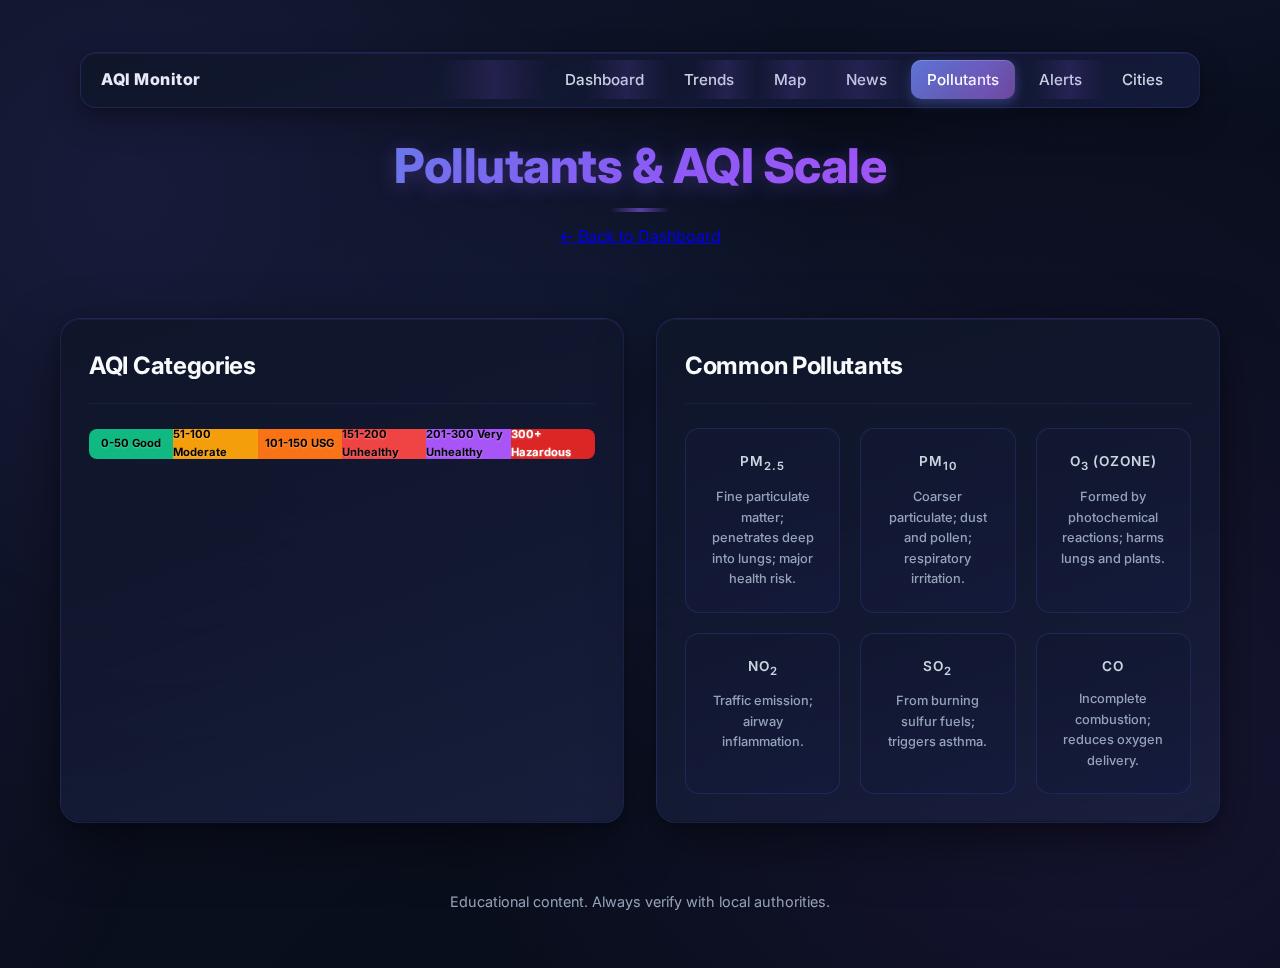
<file: pollutants.html>
<!DOCTYPE html>
<html lang="en">
<head>
  <meta charset="UTF-8" />
  <meta name="viewport" content="width=device-width, initial-scale=1.0" />
  <title>Pollutants & AQI Scale</title>
  
  <!-- Inline theme application - MUST be before any stylesheets -->
  <script>
    (function() {
      const theme = localStorage.getItem('greentrack-theme') || 'default';
      const html = document.documentElement;
      if (theme !== 'default') html.classList.add('theme-' + theme);
    })();
  </script>
  
  <!-- Cache clearing script - must load first -->
  <script src="clear-cache.js"></script>
  <link rel="stylesheet" href="style.css?v=3.0.2" />
  <link rel="stylesheet" href="themes.css?v=3.0.2" />
  <script src="theme-manager.js?v=3.0.2"></script>
  <script src="nav.js?v=3.0.2" defer></script>
</head>
<body>
  <div class="container">
    <header class="dashboard-header">
      <nav class="top-nav">
        <a href="index.html" class="brand">AQI Monitor</a>
        <ul class="nav-links">
          <li><a href="index.html">Dashboard</a></li>
          <li><a href="trends.html">Trends</a></li>
          <li><a href="map.html">Map</a></li>
          <li><a href="news.html">News</a></li>
          <li><a href="pollutants.html">Pollutants</a></li>
          <li><a href="alerts.html">Alerts</a></li>
          <li><a href="cities.html">Cities</a></li>
        </ul>
      </nav>
  <h1>Pollutants & AQI Scale</h1>
  <p style="margin-top:8px"><a href="index.html" class="brand" style="text-decoration:underline;">← Back to Dashboard</a></p>
    </header>

    <div class="dashboard-grid">
      <div class="card">
        <div class="card-header"><h2>AQI Categories</h2></div>
        <div class="aqi-scale">
          <div class="scale-bar">
            <span class="scale-marker good">0-50 Good</span>
            <span class="scale-marker moderate">51-100 Moderate</span>
            <span class="scale-marker unhealthy-sensitive">101-150 USG</span>
            <span class="scale-marker unhealthy">151-200 Unhealthy</span>
            <span class="scale-marker very-unhealthy">201-300 Very Unhealthy</span>
            <span class="scale-marker hazardous">300+ Hazardous</span>
          </div>
        </div>
      </div>

      <div class="card">
        <div class="card-header"><h2>Common Pollutants</h2></div>
        <div class="pollutants-grid">
          <div class="pollutant-item"><div class="pollutant-name">PM<sub>2.5</sub></div><p class="pollutant-unit">Fine particulate matter; penetrates deep into lungs; major health risk.</p></div>
          <div class="pollutant-item"><div class="pollutant-name">PM<sub>10</sub></div><p class="pollutant-unit">Coarser particulate; dust and pollen; respiratory irritation.</p></div>
          <div class="pollutant-item"><div class="pollutant-name">O<sub>3</sub> (Ozone)</div><p class="pollutant-unit">Formed by photochemical reactions; harms lungs and plants.</p></div>
          <div class="pollutant-item"><div class="pollutant-name">NO<sub>2</sub></div><p class="pollutant-unit">Traffic emission; airway inflammation.</p></div>
          <div class="pollutant-item"><div class="pollutant-name">SO<sub>2</sub></div><p class="pollutant-unit">From burning sulfur fuels; triggers asthma.</p></div>
          <div class="pollutant-item"><div class="pollutant-name">CO</div><p class="pollutant-unit">Incomplete combustion; reduces oxygen delivery.</p></div>
        </div>
      </div>
    </div>

    <footer class="dashboard-footer">
      <p>Educational content. Always verify with local authorities.</p>
    </footer>
  </div>

  <script src="utils.js?v=3.0.2"></script>
  
  <!-- Service Worker Registration -->
  <script src="sw-register.js?v=3.0.2"></script>
</body>
</html>
</file>
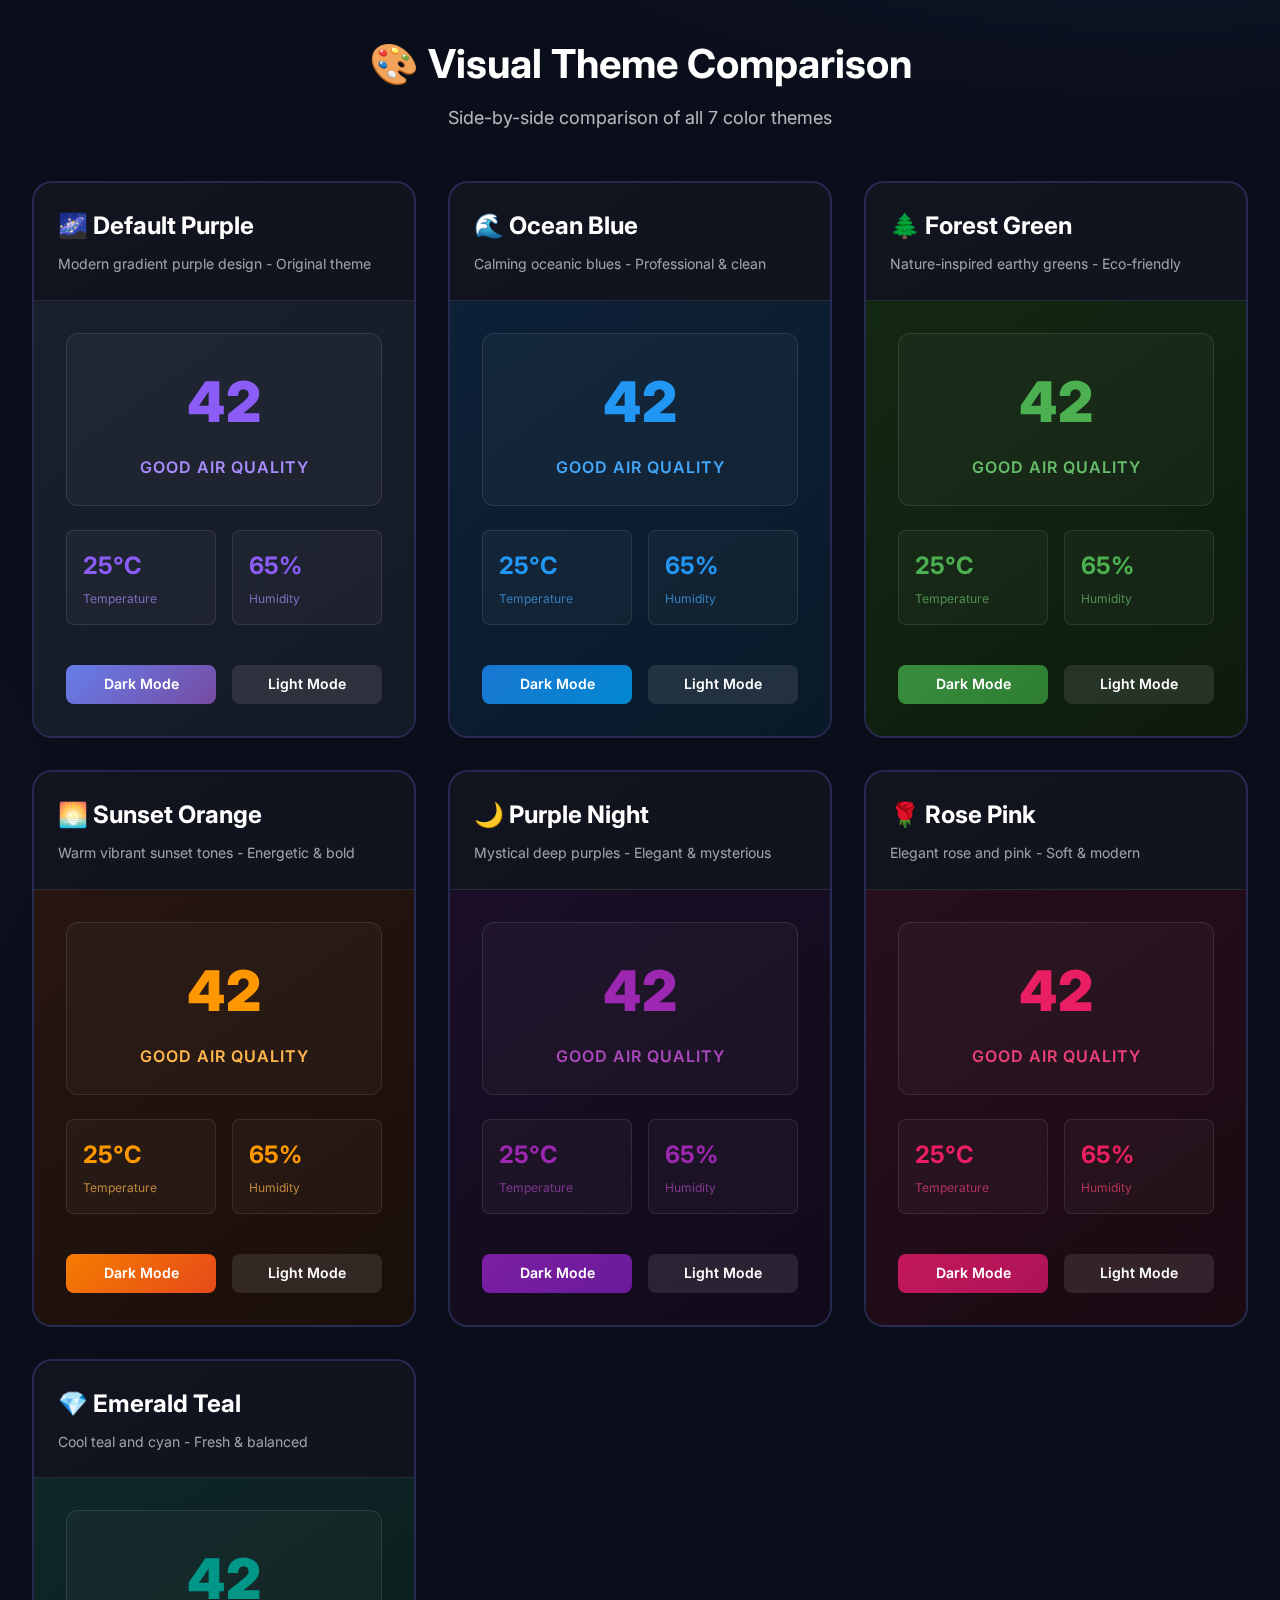
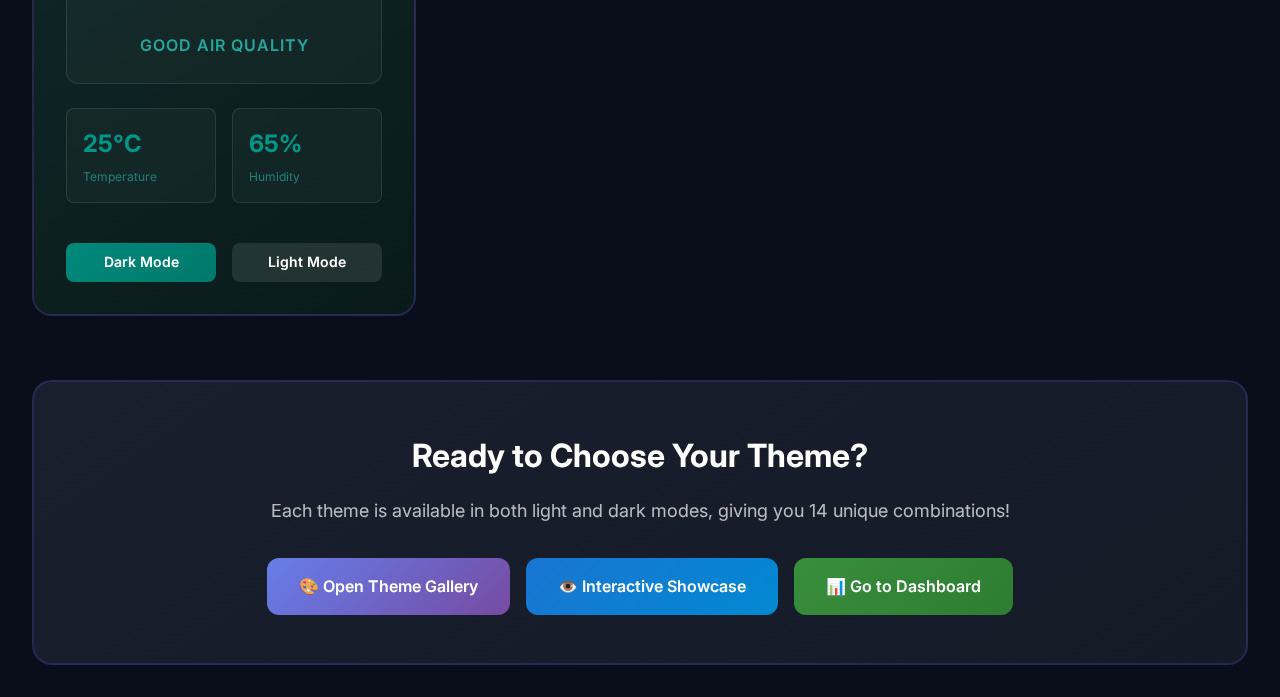
<file: theme-comparison.html>
<!DOCTYPE html>
<html lang="en">
<head>
    <meta charset="UTF-8">
    <meta name="viewport" content="width=device-width, initial-scale=1.0">
    <title>Theme Comparison - GreenTrack</title>
    <link rel="stylesheet" href="style.css">
    <link rel="stylesheet" href="modern-styles.css">
    <link rel="stylesheet" href="themes.css">
    <style>
        body {
            padding: 2rem;
            background: #0a0e1a;
        }
        
        .comparison-container {
            max-width: 1800px;
            margin: 0 auto;
        }
        
        .comparison-header {
            text-align: center;
            margin-bottom: 3rem;
            color: white;
        }
        
        .comparison-header h1 {
            font-size: 2.5rem;
            margin-bottom: 0.5rem;
        }
        
        .comparison-grid {
            display: grid;
            grid-template-columns: repeat(auto-fit, minmax(350px, 1fr));
            gap: 2rem;
            margin-bottom: 4rem;
        }
        
        .theme-comparison-card {
            background: linear-gradient(145deg, #1a1f2e 0%, #151a27 100%);
            border: 2px solid rgba(99, 102, 241, 0.2);
            border-radius: 20px;
            padding: 0;
            overflow: hidden;
            transition: all 0.3s ease;
        }
        
        .theme-comparison-card:hover {
            transform: translateY(-8px);
            border-color: rgba(139, 92, 246, 0.5);
            box-shadow: 0 20px 60px rgba(99, 102, 241, 0.3);
        }
        
        .comparison-card-header {
            padding: 1.5rem;
            background: rgba(0, 0, 0, 0.3);
            border-bottom: 1px solid rgba(255, 255, 255, 0.1);
        }
        
        .comparison-card-header h3 {
            font-size: 1.5rem;
            margin-bottom: 0.5rem;
            color: white;
        }
        
        .comparison-card-header p {
            color: rgba(255, 255, 255, 0.6);
            font-size: 0.875rem;
        }
        
        .comparison-preview {
            padding: 2rem;
            min-height: 300px;
            display: flex;
            flex-direction: column;
            gap: 1.5rem;
        }
        
        .preview-element {
            background: rgba(255, 255, 255, 0.03);
            border: 1px solid rgba(255, 255, 255, 0.1);
            border-radius: 12px;
            padding: 1.5rem;
            text-align: center;
        }
        
        .preview-aqi-value {
            font-size: 3.5rem;
            font-weight: 900;
            margin-bottom: 0.5rem;
        }
        
        .preview-aqi-label {
            font-size: 1rem;
            font-weight: 600;
            text-transform: uppercase;
            letter-spacing: 1px;
        }
        
        .preview-stats {
            display: grid;
            grid-template-columns: repeat(2, 1fr);
            gap: 1rem;
        }
        
        .preview-stat {
            background: rgba(255, 255, 255, 0.03);
            border: 1px solid rgba(255, 255, 255, 0.1);
            border-radius: 8px;
            padding: 1rem;
        }
        
        .preview-stat-value {
            font-size: 1.5rem;
            font-weight: 700;
            margin-bottom: 0.25rem;
        }
        
        .preview-stat-label {
            font-size: 0.75rem;
            opacity: 0.7;
        }
        
        .mode-toggle-demo {
            display: flex;
            gap: 1rem;
            margin-top: 1rem;
        }
        
        .mode-badge {
            flex: 1;
            padding: 0.5rem 1rem;
            border-radius: 8px;
            text-align: center;
            font-weight: 600;
            font-size: 0.875rem;
        }
        
        /* Individual theme styling for comparison cards */
        .comparison-card-default .comparison-preview { background: linear-gradient(145deg, #1a1f2e 0%, #151a27 100%); }
        .comparison-card-default .preview-aqi-value { color: #8b5cf6; }
        .comparison-card-default .preview-aqi-label { color: #a78bfa; }
        .comparison-card-default .mode-badge { background: linear-gradient(135deg, #667eea 0%, #764ba2 100%); color: white; }
        
        .comparison-card-ocean .comparison-preview { background: linear-gradient(145deg, #0d2137 0%, #0a1929 100%); }
        .comparison-card-ocean .preview-aqi-value { color: #2196f3; }
        .comparison-card-ocean .preview-aqi-label { color: #42a5f5; }
        .comparison-card-ocean .mode-badge { background: linear-gradient(135deg, #1976d2 0%, #0288d1 100%); color: white; }
        
        .comparison-card-forest .comparison-preview { background: linear-gradient(145deg, #132813 0%, #0d1b0d 100%); }
        .comparison-card-forest .preview-aqi-value { color: #4caf50; }
        .comparison-card-forest .preview-aqi-label { color: #66bb6a; }
        .comparison-card-forest .mode-badge { background: linear-gradient(135deg, #388e3c 0%, #2e7d32 100%); color: white; }
        
        .comparison-card-sunset .comparison-preview { background: linear-gradient(145deg, #271510 0%, #1a0f0a 100%); }
        .comparison-card-sunset .preview-aqi-value { color: #ff9800; }
        .comparison-card-sunset .preview-aqi-label { color: #ffb74d; }
        .comparison-card-sunset .mode-badge { background: linear-gradient(135deg, #f57c00 0%, #e64a19 100%); color: white; }
        
        .comparison-card-purple .comparison-preview { background: linear-gradient(145deg, #1a0f27 0%, #120a1a 100%); }
        .comparison-card-purple .preview-aqi-value { color: #9c27b0; }
        .comparison-card-purple .preview-aqi-label { color: #ab47bc; }
        .comparison-card-purple .mode-badge { background: linear-gradient(135deg, #7b1fa2 0%, #6a1b9a 100%); color: white; }
        
        .comparison-card-rose .comparison-preview { background: linear-gradient(145deg, #270f1b 0%, #1a0a12 100%); }
        .comparison-card-rose .preview-aqi-value { color: #e91e63; }
        .comparison-card-rose .preview-aqi-label { color: #ec407a; }
        .comparison-card-rose .mode-badge { background: linear-gradient(135deg, #c2185b 0%, #ad1457 100%); color: white; }
        
        .comparison-card-teal .comparison-preview { background: linear-gradient(145deg, #0f2727 0%, #0a1a1a 100%); }
        .comparison-card-teal .preview-aqi-value { color: #009688; }
        .comparison-card-teal .preview-aqi-label { color: #26a69a; }
        .comparison-card-teal .mode-badge { background: linear-gradient(135deg, #00897b 0%, #00796b 100%); color: white; }
        
        .comparison-footer {
            text-align: center;
            padding: 3rem 2rem;
            background: linear-gradient(145deg, #1a1f2e 0%, #151a27 100%);
            border-radius: 20px;
            border: 2px solid rgba(99, 102, 241, 0.2);
        }
        
        .comparison-footer h2 {
            color: white;
            font-size: 2rem;
            margin-bottom: 1rem;
        }
        
        .comparison-footer p {
            color: rgba(255, 255, 255, 0.7);
            font-size: 1.125rem;
            margin-bottom: 2rem;
        }
        
        .comparison-actions {
            display: flex;
            gap: 1rem;
            justify-content: center;
            flex-wrap: wrap;
        }
        
        .comparison-btn {
            padding: 1rem 2rem;
            background: linear-gradient(135deg, #667eea 0%, #764ba2 100%);
            border: none;
            border-radius: 12px;
            color: white;
            font-weight: 600;
            font-size: 1rem;
            cursor: pointer;
            text-decoration: none;
            display: inline-block;
            transition: all 0.3s ease;
        }
        
        .comparison-btn:hover {
            transform: translateY(-3px);
            box-shadow: 0 12px 40px rgba(102, 126, 234, 0.4);
        }
    </style>
</head>
<body>
    <div class="comparison-container">
        <div class="comparison-header">
            <h1>🎨 Visual Theme Comparison</h1>
            <p style="font-size: 1.125rem; color: rgba(255, 255, 255, 0.7); margin-top: 0.5rem;">
                Side-by-side comparison of all 7 color themes
            </p>
        </div>
        
        <div class="comparison-grid">
            <!-- Default Purple -->
            <div class="theme-comparison-card comparison-card-default">
                <div class="comparison-card-header">
                    <h3>🌌 Default Purple</h3>
                    <p>Modern gradient purple design - Original theme</p>
                </div>
                <div class="comparison-preview">
                    <div class="preview-element">
                        <div class="preview-aqi-value">42</div>
                        <div class="preview-aqi-label">Good Air Quality</div>
                    </div>
                    <div class="preview-stats">
                        <div class="preview-stat">
                            <div class="preview-stat-value" style="color: #8b5cf6;">25°C</div>
                            <div class="preview-stat-label" style="color: #a78bfa;">Temperature</div>
                        </div>
                        <div class="preview-stat">
                            <div class="preview-stat-value" style="color: #8b5cf6;">65%</div>
                            <div class="preview-stat-label" style="color: #a78bfa;">Humidity</div>
                        </div>
                    </div>
                    <div class="mode-toggle-demo">
                        <div class="mode-badge">Dark Mode</div>
                        <div class="mode-badge" style="background: rgba(255, 255, 255, 0.1);">Light Mode</div>
                    </div>
                </div>
            </div>
            
            <!-- Ocean Blue -->
            <div class="theme-comparison-card comparison-card-ocean">
                <div class="comparison-card-header">
                    <h3>🌊 Ocean Blue</h3>
                    <p>Calming oceanic blues - Professional & clean</p>
                </div>
                <div class="comparison-preview">
                    <div class="preview-element">
                        <div class="preview-aqi-value">42</div>
                        <div class="preview-aqi-label">Good Air Quality</div>
                    </div>
                    <div class="preview-stats">
                        <div class="preview-stat">
                            <div class="preview-stat-value" style="color: #2196f3;">25°C</div>
                            <div class="preview-stat-label" style="color: #42a5f5;">Temperature</div>
                        </div>
                        <div class="preview-stat">
                            <div class="preview-stat-value" style="color: #2196f3;">65%</div>
                            <div class="preview-stat-label" style="color: #42a5f5;">Humidity</div>
                        </div>
                    </div>
                    <div class="mode-toggle-demo">
                        <div class="mode-badge">Dark Mode</div>
                        <div class="mode-badge" style="background: rgba(255, 255, 255, 0.1);">Light Mode</div>
                    </div>
                </div>
            </div>
            
            <!-- Forest Green -->
            <div class="theme-comparison-card comparison-card-forest">
                <div class="comparison-card-header">
                    <h3>🌲 Forest Green</h3>
                    <p>Nature-inspired earthy greens - Eco-friendly</p>
                </div>
                <div class="comparison-preview">
                    <div class="preview-element">
                        <div class="preview-aqi-value">42</div>
                        <div class="preview-aqi-label">Good Air Quality</div>
                    </div>
                    <div class="preview-stats">
                        <div class="preview-stat">
                            <div class="preview-stat-value" style="color: #4caf50;">25°C</div>
                            <div class="preview-stat-label" style="color: #66bb6a;">Temperature</div>
                        </div>
                        <div class="preview-stat">
                            <div class="preview-stat-value" style="color: #4caf50;">65%</div>
                            <div class="preview-stat-label" style="color: #66bb6a;">Humidity</div>
                        </div>
                    </div>
                    <div class="mode-toggle-demo">
                        <div class="mode-badge">Dark Mode</div>
                        <div class="mode-badge" style="background: rgba(255, 255, 255, 0.1);">Light Mode</div>
                    </div>
                </div>
            </div>
            
            <!-- Sunset Orange -->
            <div class="theme-comparison-card comparison-card-sunset">
                <div class="comparison-card-header">
                    <h3>🌅 Sunset Orange</h3>
                    <p>Warm vibrant sunset tones - Energetic & bold</p>
                </div>
                <div class="comparison-preview">
                    <div class="preview-element">
                        <div class="preview-aqi-value">42</div>
                        <div class="preview-aqi-label">Good Air Quality</div>
                    </div>
                    <div class="preview-stats">
                        <div class="preview-stat">
                            <div class="preview-stat-value" style="color: #ff9800;">25°C</div>
                            <div class="preview-stat-label" style="color: #ffb74d;">Temperature</div>
                        </div>
                        <div class="preview-stat">
                            <div class="preview-stat-value" style="color: #ff9800;">65%</div>
                            <div class="preview-stat-label" style="color: #ffb74d;">Humidity</div>
                        </div>
                    </div>
                    <div class="mode-toggle-demo">
                        <div class="mode-badge">Dark Mode</div>
                        <div class="mode-badge" style="background: rgba(255, 255, 255, 0.1);">Light Mode</div>
                    </div>
                </div>
            </div>
            
            <!-- Purple Night -->
            <div class="theme-comparison-card comparison-card-purple">
                <div class="comparison-card-header">
                    <h3>🌙 Purple Night</h3>
                    <p>Mystical deep purples - Elegant & mysterious</p>
                </div>
                <div class="comparison-preview">
                    <div class="preview-element">
                        <div class="preview-aqi-value">42</div>
                        <div class="preview-aqi-label">Good Air Quality</div>
                    </div>
                    <div class="preview-stats">
                        <div class="preview-stat">
                            <div class="preview-stat-value" style="color: #9c27b0;">25°C</div>
                            <div class="preview-stat-label" style="color: #ab47bc;">Temperature</div>
                        </div>
                        <div class="preview-stat">
                            <div class="preview-stat-value" style="color: #9c27b0;">65%</div>
                            <div class="preview-stat-label" style="color: #ab47bc;">Humidity</div>
                        </div>
                    </div>
                    <div class="mode-toggle-demo">
                        <div class="mode-badge">Dark Mode</div>
                        <div class="mode-badge" style="background: rgba(255, 255, 255, 0.1);">Light Mode</div>
                    </div>
                </div>
            </div>
            
            <!-- Rose Pink -->
            <div class="theme-comparison-card comparison-card-rose">
                <div class="comparison-card-header">
                    <h3>🌹 Rose Pink</h3>
                    <p>Elegant rose and pink - Soft & modern</p>
                </div>
                <div class="comparison-preview">
                    <div class="preview-element">
                        <div class="preview-aqi-value">42</div>
                        <div class="preview-aqi-label">Good Air Quality</div>
                    </div>
                    <div class="preview-stats">
                        <div class="preview-stat">
                            <div class="preview-stat-value" style="color: #e91e63;">25°C</div>
                            <div class="preview-stat-label" style="color: #ec407a;">Temperature</div>
                        </div>
                        <div class="preview-stat">
                            <div class="preview-stat-value" style="color: #e91e63;">65%</div>
                            <div class="preview-stat-label" style="color: #ec407a;">Humidity</div>
                        </div>
                    </div>
                    <div class="mode-toggle-demo">
                        <div class="mode-badge">Dark Mode</div>
                        <div class="mode-badge" style="background: rgba(255, 255, 255, 0.1);">Light Mode</div>
                    </div>
                </div>
            </div>
            
            <!-- Emerald Teal -->
            <div class="theme-comparison-card comparison-card-teal">
                <div class="comparison-card-header">
                    <h3>💎 Emerald Teal</h3>
                    <p>Cool teal and cyan - Fresh & balanced</p>
                </div>
                <div class="comparison-preview">
                    <div class="preview-element">
                        <div class="preview-aqi-value">42</div>
                        <div class="preview-aqi-label">Good Air Quality</div>
                    </div>
                    <div class="preview-stats">
                        <div class="preview-stat">
                            <div class="preview-stat-value" style="color: #009688;">25°C</div>
                            <div class="preview-stat-label" style="color: #26a69a;">Temperature</div>
                        </div>
                        <div class="preview-stat">
                            <div class="preview-stat-value" style="color: #009688;">65%</div>
                            <div class="preview-stat-label" style="color: #26a69a;">Humidity</div>
                        </div>
                    </div>
                    <div class="mode-toggle-demo">
                        <div class="mode-badge">Dark Mode</div>
                        <div class="mode-badge" style="background: rgba(255, 255, 255, 0.1);">Light Mode</div>
                    </div>
                </div>
            </div>
        </div>
        
        <div class="comparison-footer">
            <h2>Ready to Choose Your Theme?</h2>
            <p>Each theme is available in both light and dark modes, giving you 14 unique combinations!</p>
            <div class="comparison-actions">
                <a href="theme-gallery.html" class="comparison-btn">🎨 Open Theme Gallery</a>
                <a href="theme-showcase.html" class="comparison-btn" style="background: linear-gradient(135deg, #1976d2 0%, #0288d1 100%);">
                    👁️ Interactive Showcase
                </a>
                <a href="index.html" class="comparison-btn" style="background: linear-gradient(135deg, #388e3c 0%, #2e7d32 100%);">
                    📊 Go to Dashboard
                </a>
            </div>
        </div>
    </div>
</body>
</html>
</file>
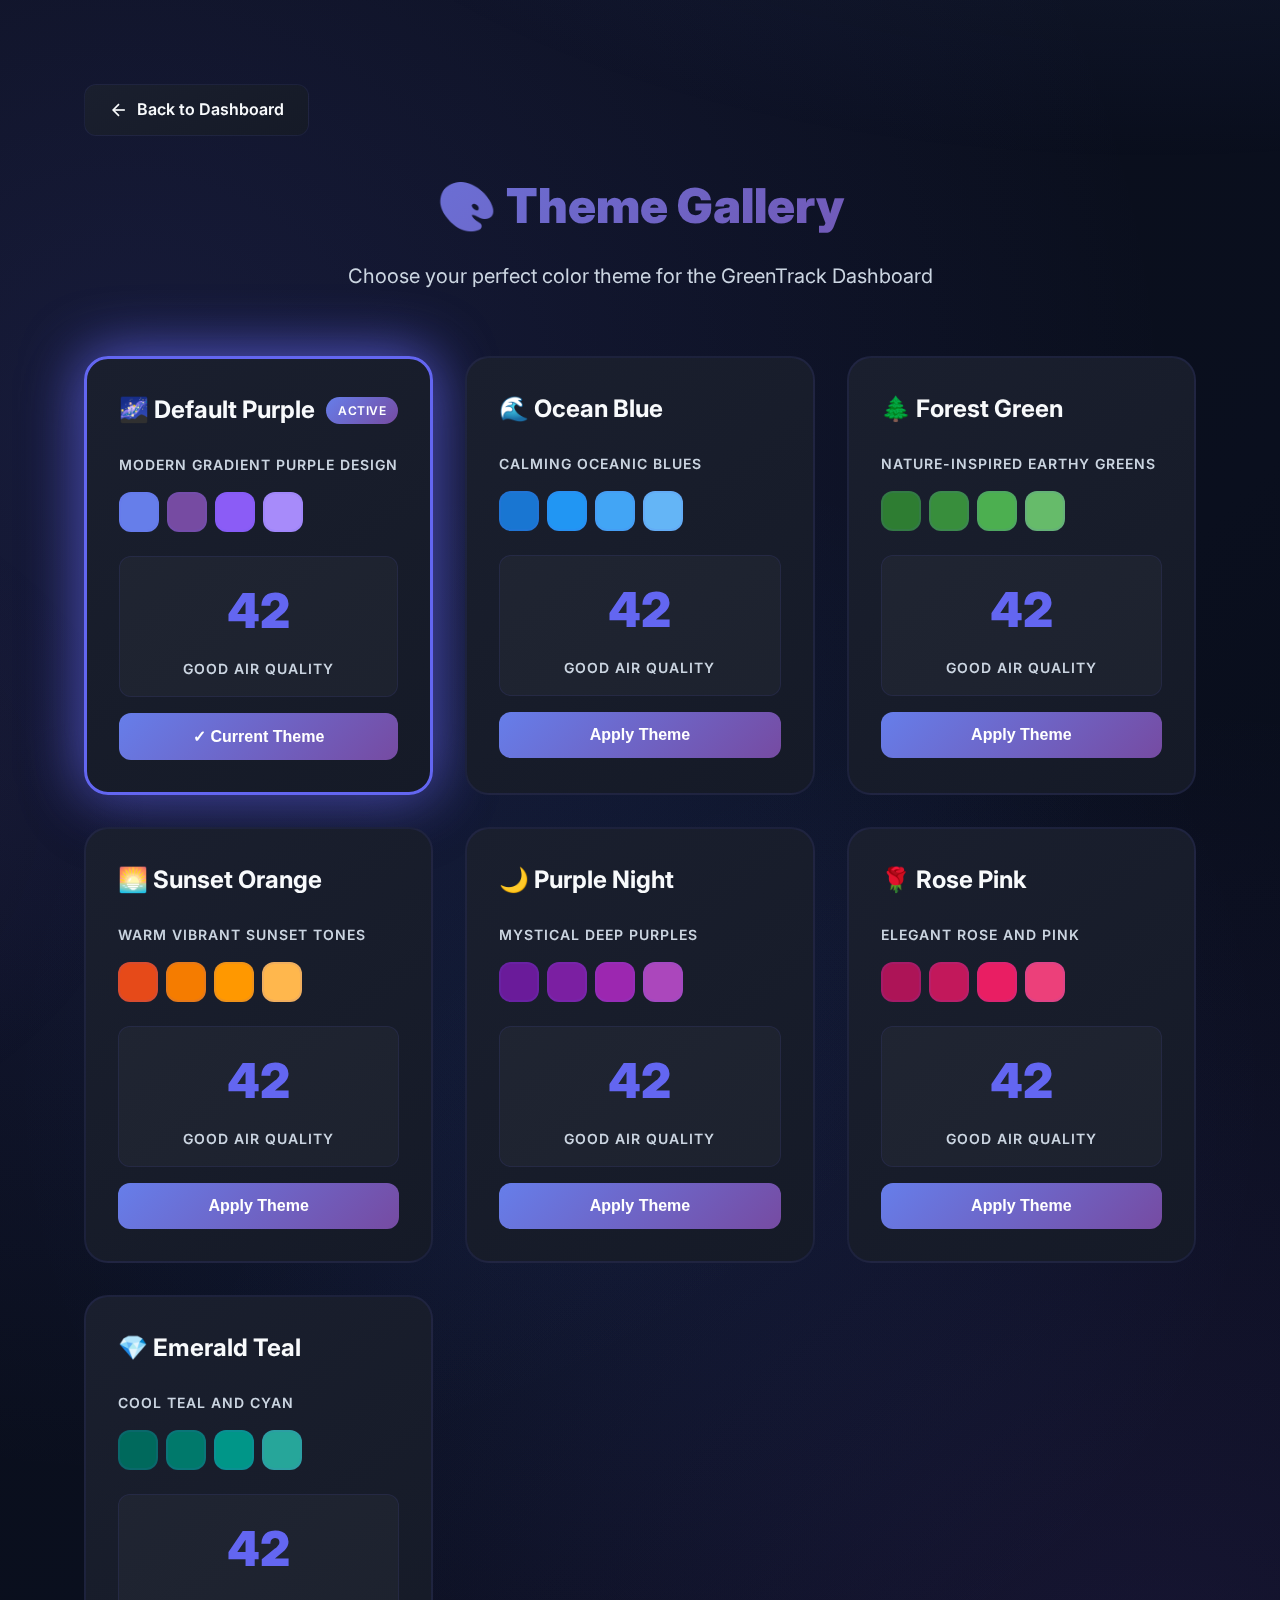
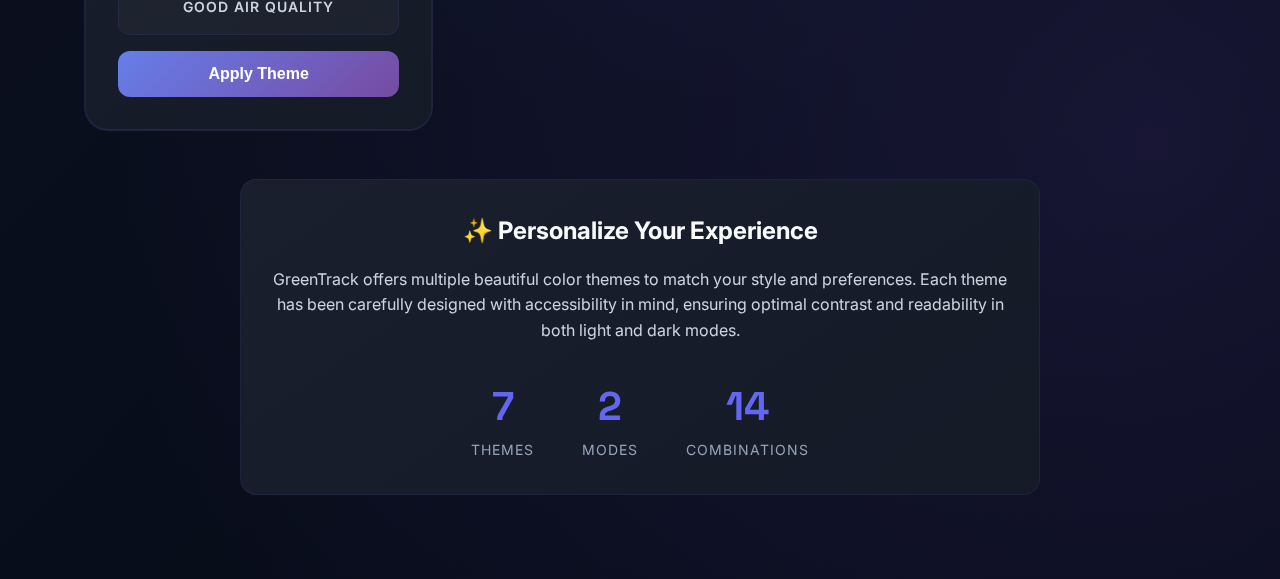
<file: theme-gallery.html>
<!DOCTYPE html>
<html lang="en">
<head>
    <meta charset="UTF-8">
    <meta name="viewport" content="width=device-width, initial-scale=1.0">
    <meta name="description" content="GreenTrack Theme Gallery - Explore all available color themes">
    <title>Theme Gallery - GreenTrack</title>
    <link rel="stylesheet" href="style.css">
    <link rel="stylesheet" href="modern-styles.css">
    <link rel="stylesheet" href="themes.css">
    <style>
        .theme-gallery {
            padding: 4rem 2rem;
        }
        
        .gallery-header {
            text-align: center;
            margin-bottom: 4rem;
        }
        
        .gallery-header h1 {
            font-size: 3rem;
            font-weight: 900;
            background: var(--gradient-primary);
            -webkit-background-clip: text;
            -webkit-text-fill-color: transparent;
            background-clip: text;
            margin-bottom: 1rem;
        }
        
        .gallery-header p {
            font-size: 1.25rem;
            color: var(--text-secondary);
        }
        
        .theme-grid {
            display: grid;
            grid-template-columns: repeat(auto-fit, minmax(320px, 1fr));
            gap: 2rem;
            max-width: 1400px;
            margin: 0 auto;
        }
        
        .theme-preview-card {
            background: var(--bg-card);
            border: 2px solid var(--border-color);
            border-radius: var(--radius-xl);
            padding: 2rem;
            transition: all 0.4s cubic-bezier(0.4, 0, 0.2, 1);
            cursor: pointer;
            position: relative;
            overflow: hidden;
        }
        
        .theme-preview-card::before {
            content: '';
            position: absolute;
            top: 0;
            left: -100%;
            width: 100%;
            height: 100%;
            background: linear-gradient(90deg, transparent, rgba(255, 255, 255, 0.1), transparent);
            transition: left 0.6s ease;
        }
        
        .theme-preview-card:hover::before {
            left: 100%;
        }
        
        .theme-preview-card:hover {
            transform: translateY(-8px) scale(1.02);
            border-color: var(--accent-primary);
            box-shadow: var(--shadow-xl), 0 0 40px var(--accent-primary);
        }
        
        .theme-preview-card.active {
            border-color: var(--accent-primary);
            border-width: 3px;
            box-shadow: var(--shadow-xl), 0 0 60px var(--accent-primary);
        }
        
        .theme-preview-header {
            display: flex;
            align-items: center;
            justify-content: space-between;
            margin-bottom: 1.5rem;
        }
        
        .theme-preview-header h3 {
            font-size: 1.5rem;
            font-weight: 700;
            color: var(--text-primary);
        }
        
        .theme-active-badge {
            display: none;
            background: var(--gradient-primary);
            color: white;
            padding: 0.25rem 0.75rem;
            border-radius: var(--radius-full);
            font-size: 0.75rem;
            font-weight: 600;
            text-transform: uppercase;
            letter-spacing: 0.5px;
        }
        
        .theme-preview-card.active .theme-active-badge {
            display: block;
        }
        
        .theme-color-palette {
            display: flex;
            gap: 0.5rem;
            margin-bottom: 1.5rem;
        }
        
        .color-swatch {
            width: 40px;
            height: 40px;
            border-radius: var(--radius-md);
            border: 2px solid var(--border-color);
            transition: all 0.3s ease;
        }
        
        .color-swatch:hover {
            transform: scale(1.15);
            box-shadow: 0 4px 12px rgba(0, 0, 0, 0.3);
        }
        
        .theme-preview-content {
            background: rgba(255, 255, 255, 0.03);
            border: 1px solid var(--border-color);
            border-radius: var(--radius-md);
            padding: 1rem;
            margin-bottom: 1rem;
        }
        
        .preview-aqi {
            font-size: 3rem;
            font-weight: 900;
            color: var(--accent-primary);
            text-align: center;
            margin-bottom: 0.5rem;
        }
        
        .preview-label {
            text-align: center;
            color: var(--text-secondary);
            font-weight: 600;
            text-transform: uppercase;
            letter-spacing: 1px;
            font-size: 0.875rem;
        }
        
        .theme-apply-btn {
            width: 100%;
            padding: 0.875rem;
            background: var(--gradient-primary);
            border: none;
            border-radius: var(--radius-md);
            color: white;
            font-weight: 600;
            font-size: 1rem;
            cursor: pointer;
            transition: all 0.3s ease;
        }
        
        .theme-apply-btn:hover {
            transform: translateY(-2px);
            box-shadow: 0 8px 24px rgba(0, 0, 0, 0.3);
        }
        
        .theme-apply-btn:active {
            transform: translateY(0);
        }
        
        .back-to-dashboard {
            display: inline-flex;
            align-items: center;
            gap: 0.5rem;
            padding: 0.75rem 1.5rem;
            background: var(--bg-card);
            border: 1px solid var(--border-color);
            border-radius: var(--radius-md);
            color: var(--text-primary);
            text-decoration: none;
            font-weight: 600;
            transition: all 0.3s ease;
            margin-bottom: 2rem;
        }
        
        .back-to-dashboard:hover {
            background: var(--bg-card-hover);
            border-color: var(--accent-primary);
            transform: translateX(-4px);
        }
        
        .theme-info {
            text-align: center;
            margin-top: 3rem;
            padding: 2rem;
            background: var(--bg-card);
            border: 1px solid var(--border-color);
            border-radius: var(--radius-lg);
            max-width: 800px;
            margin-left: auto;
            margin-right: auto;
        }
        
        .theme-info h2 {
            font-size: 1.5rem;
            margin-bottom: 1rem;
            color: var(--text-primary);
        }
        
        .theme-info p {
            color: var(--text-secondary);
            line-height: 1.6;
        }
        
        .theme-stats {
            display: flex;
            justify-content: center;
            gap: 3rem;
            margin-top: 2rem;
        }
        
        .theme-stat {
            text-align: center;
        }
        
        .theme-stat-value {
            font-size: 2.5rem;
            font-weight: 900;
            color: var(--accent-primary);
            font-family: 'Space Grotesk', sans-serif;
        }
        
        .theme-stat-label {
            font-size: 0.875rem;
            color: var(--text-muted);
            text-transform: uppercase;
            letter-spacing: 1px;
        }
    </style>
    <script src="theme-manager.js"></script>
</head>
<body>
    <div class="container">
        <div class="theme-gallery">
            <a href="index.html" class="back-to-dashboard">
                <svg width="20" height="20" viewBox="0 0 24 24" fill="none" stroke="currentColor" stroke-width="2">
                    <line x1="19" y1="12" x2="5" y2="12"></line>
                    <polyline points="12 19 5 12 12 5"></polyline>
                </svg>
                Back to Dashboard
            </a>
            
            <div class="gallery-header">
                <h1>🎨 Theme Gallery</h1>
                <p>Choose your perfect color theme for the GreenTrack Dashboard</p>
            </div>
            
            <div class="theme-grid" id="themeGrid">
                <!-- Themes will be dynamically populated -->
            </div>
            
            <div class="theme-info">
                <h2>✨ Personalize Your Experience</h2>
                <p>
                    GreenTrack offers multiple beautiful color themes to match your style and preferences.
                    Each theme has been carefully designed with accessibility in mind, ensuring optimal
                    contrast and readability in both light and dark modes.
                </p>
                <div class="theme-stats">
                    <div class="theme-stat">
                        <div class="theme-stat-value">7</div>
                        <div class="theme-stat-label">Themes</div>
                    </div>
                    <div class="theme-stat">
                        <div class="theme-stat-value">2</div>
                        <div class="theme-stat-label">Modes</div>
                    </div>
                    <div class="theme-stat">
                        <div class="theme-stat-value">14</div>
                        <div class="theme-stat-label">Combinations</div>
                    </div>
                </div>
            </div>
        </div>
    </div>
    
    <script>
        // Wait for theme manager to initialize
        document.addEventListener('DOMContentLoaded', () => {
            const themes = [
                { 
                    id: 'default', 
                    name: '🌌 Default Purple', 
                    description: 'Modern gradient purple design',
                    colors: ['#667eea', '#764ba2', '#8b5cf6', '#a78bfa']
                },
                { 
                    id: 'ocean', 
                    name: '🌊 Ocean Blue', 
                    description: 'Calming oceanic blues',
                    colors: ['#1976d2', '#2196f3', '#42a5f5', '#64b5f6']
                },
                { 
                    id: 'forest', 
                    name: '🌲 Forest Green', 
                    description: 'Nature-inspired earthy greens',
                    colors: ['#2e7d32', '#388e3c', '#4caf50', '#66bb6a']
                },
                { 
                    id: 'sunset', 
                    name: '🌅 Sunset Orange', 
                    description: 'Warm vibrant sunset tones',
                    colors: ['#e64a19', '#f57c00', '#ff9800', '#ffb74d']
                },
                { 
                    id: 'purple', 
                    name: '🌙 Purple Night', 
                    description: 'Mystical deep purples',
                    colors: ['#6a1b9a', '#7b1fa2', '#9c27b0', '#ab47bc']
                },
                { 
                    id: 'rose', 
                    name: '🌹 Rose Pink', 
                    description: 'Elegant rose and pink',
                    colors: ['#ad1457', '#c2185b', '#e91e63', '#ec407a']
                },
                { 
                    id: 'teal', 
                    name: '💎 Emerald Teal', 
                    description: 'Cool teal and cyan',
                    colors: ['#00695c', '#00796b', '#009688', '#26a69a']
                }
            ];
            
            const themeGrid = document.getElementById('themeGrid');
            const currentTheme = themeManager ? themeManager.currentTheme : 'default';
            
            themes.forEach(theme => {
                const card = document.createElement('div');
                card.className = 'theme-preview-card';
                if (theme.id === currentTheme) {
                    card.classList.add('active');
                }
                
                card.innerHTML = `
                    <div class="theme-preview-header">
                        <h3>${theme.name}</h3>
                        <span class="theme-active-badge">Active</span>
                    </div>
                    
                    <p class="preview-label" style="margin-bottom: 1rem; text-align: left;">
                        ${theme.description}
                    </p>
                    
                    <div class="theme-color-palette">
                        ${theme.colors.map(color => 
                            `<div class="color-swatch" style="background: ${color};" title="${color}"></div>`
                        ).join('')}
                    </div>
                    
                    <div class="theme-preview-content">
                        <div class="preview-aqi">42</div>
                        <div class="preview-label">Good Air Quality</div>
                    </div>
                    
                    <button class="theme-apply-btn" onclick="applyThemeFromGallery('${theme.id}', '${theme.name}')">
                        ${theme.id === currentTheme ? '✓ Current Theme' : 'Apply Theme'}
                    </button>
                `;
                
                themeGrid.appendChild(card);
            });
        });
        
        function applyThemeFromGallery(themeId, themeName) {
            if (themeManager) {
                themeManager.applyTheme(themeId);
                
                // Update active states
                document.querySelectorAll('.theme-preview-card').forEach(card => {
                    card.classList.remove('active');
                });
                event.target.closest('.theme-preview-card').classList.add('active');
                
                // Update button text
                document.querySelectorAll('.theme-apply-btn').forEach(btn => {
                    btn.textContent = 'Apply Theme';
                });
                event.target.textContent = '✓ Current Theme';
                
                // Show success message
                themeManager.showToast(`${themeName} applied successfully!`, 'success');
                
                // Redirect to dashboard after short delay
                setTimeout(() => {
                    window.location.href = 'index.html';
                }, 1500);
            }
        }
    </script>
</body>
</html>
</file>
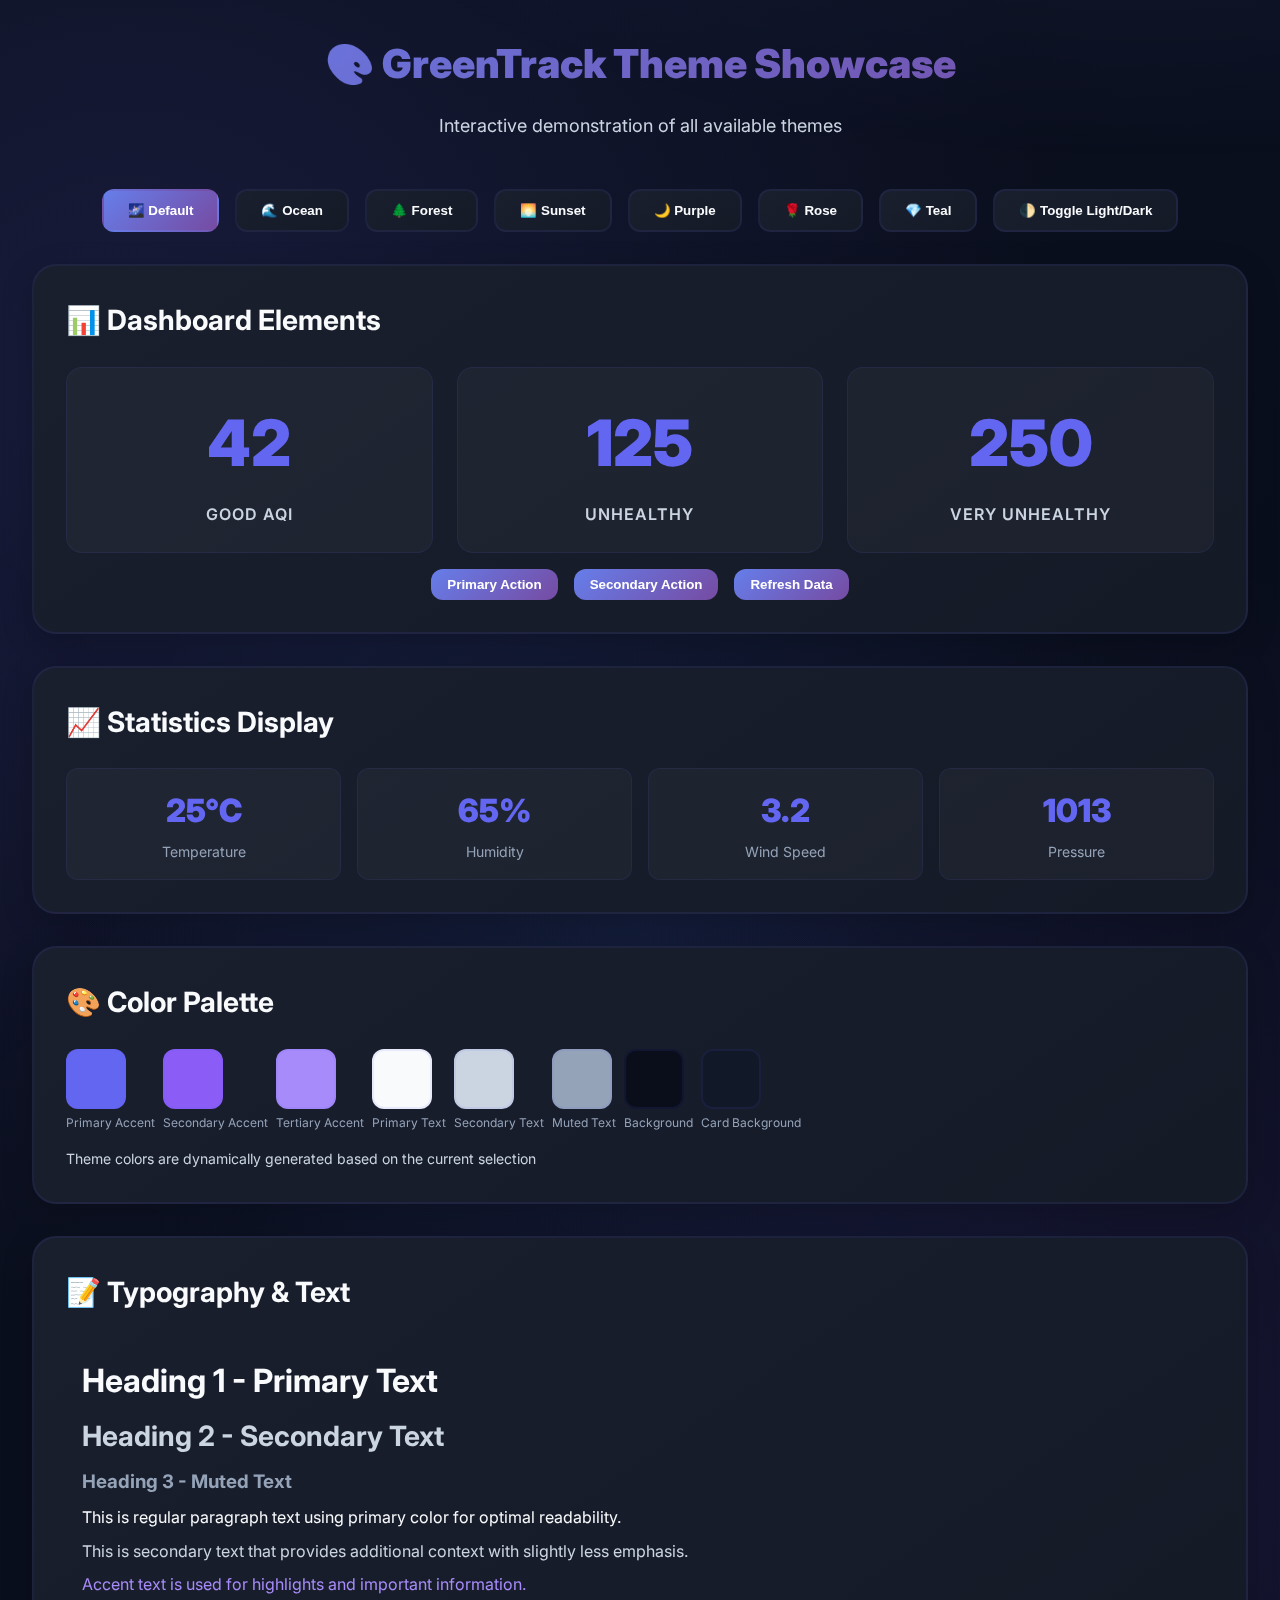
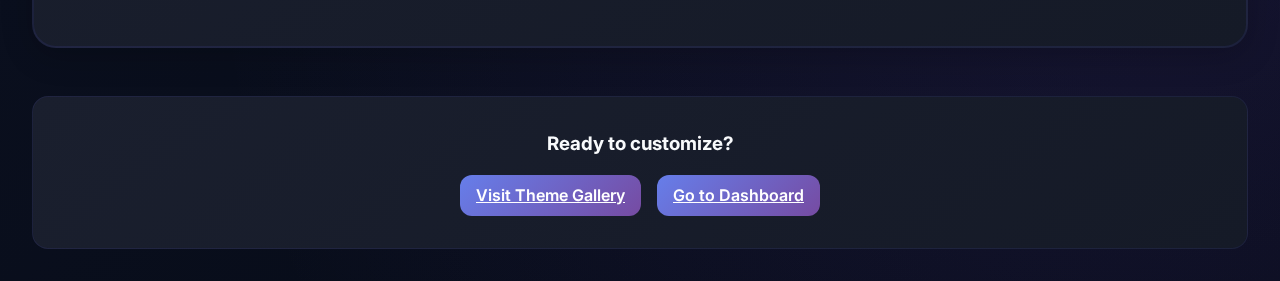
<file: theme-showcase.html>
<!DOCTYPE html>
<html lang="en">
<head>
    <meta charset="UTF-8">
    <meta name="viewport" content="width=device-width, initial-scale=1.0">
    <title>Theme Showcase - GreenTrack</title>
    <link rel="stylesheet" href="style.css">
    <link rel="stylesheet" href="modern-styles.css">
    <link rel="stylesheet" href="themes.css">
    <style>
        body {
            padding: 2rem;
            overflow-x: hidden;
        }
        
        .showcase-container {
            max-width: 1600px;
            margin: 0 auto;
        }
        
        .showcase-header {
            text-align: center;
            margin-bottom: 3rem;
        }
        
        .showcase-header h1 {
            font-size: 2.5rem;
            font-weight: 900;
            margin-bottom: 1rem;
            background: var(--gradient-primary);
            -webkit-background-clip: text;
            -webkit-text-fill-color: transparent;
            background-clip: text;
        }
        
        .showcase-controls {
            display: flex;
            justify-content: center;
            gap: 1rem;
            flex-wrap: wrap;
            margin-bottom: 2rem;
        }
        
        .showcase-btn {
            padding: 0.75rem 1.5rem;
            background: var(--bg-card);
            border: 2px solid var(--border-color);
            border-radius: var(--radius-md);
            color: var(--text-primary);
            font-weight: 600;
            cursor: pointer;
            transition: all 0.3s ease;
        }
        
        .showcase-btn:hover {
            border-color: var(--accent-primary);
            transform: translateY(-2px);
            box-shadow: var(--shadow-md);
        }
        
        .showcase-btn.active {
            background: var(--gradient-primary);
            color: white;
            border-color: transparent;
        }
        
        .theme-showcase-grid {
            display: grid;
            gap: 2rem;
        }
        
        .theme-showcase-item {
            background: var(--bg-card);
            border: 2px solid var(--border-color);
            border-radius: var(--radius-xl);
            padding: 2rem;
            box-shadow: var(--shadow-lg);
        }
        
        .theme-showcase-item h2 {
            font-size: 1.75rem;
            margin-bottom: 1.5rem;
            color: var(--text-primary);
            display: flex;
            align-items: center;
            gap: 0.5rem;
        }
        
        .showcase-demo-content {
            display: grid;
            grid-template-columns: repeat(auto-fit, minmax(250px, 1fr));
            gap: 1.5rem;
            margin-top: 1.5rem;
        }
        
        .demo-card {
            background: rgba(255, 255, 255, 0.03);
            border: 1px solid var(--border-color);
            border-radius: var(--radius-lg);
            padding: 1.5rem;
            text-align: center;
        }
        
        .demo-aqi {
            font-size: 4rem;
            font-weight: 900;
            color: var(--accent-primary);
            margin-bottom: 0.5rem;
        }
        
        .demo-label {
            color: var(--text-secondary);
            font-weight: 600;
            text-transform: uppercase;
            letter-spacing: 1px;
        }
        
        .demo-button-group {
            display: flex;
            gap: 1rem;
            margin-top: 1rem;
            flex-wrap: wrap;
            justify-content: center;
        }
        
        .demo-button {
            padding: 0.5rem 1rem;
            background: var(--gradient-primary);
            border: none;
            border-radius: var(--radius-md);
            color: white;
            font-weight: 600;
            cursor: pointer;
            transition: all 0.3s ease;
        }
        
        .demo-button:hover {
            transform: translateY(-2px);
            box-shadow: var(--shadow-md);
        }
        
        .demo-stats {
            display: grid;
            grid-template-columns: repeat(auto-fit, minmax(150px, 1fr));
            gap: 1rem;
            margin-top: 1.5rem;
        }
        
        .demo-stat {
            background: rgba(255, 255, 255, 0.03);
            border: 1px solid var(--border-color);
            border-radius: var(--radius-md);
            padding: 1rem;
            text-align: center;
        }
        
        .demo-stat-value {
            font-size: 2rem;
            font-weight: 900;
            color: var(--accent-primary);
            margin-bottom: 0.25rem;
        }
        
        .demo-stat-label {
            font-size: 0.875rem;
            color: var(--text-muted);
        }
        
        .color-swatches {
            display: flex;
            gap: 0.5rem;
            margin-top: 1rem;
            flex-wrap: wrap;
        }
        
        .color-swatch-item {
            text-align: center;
        }
        
        .color-swatch {
            width: 60px;
            height: 60px;
            border-radius: var(--radius-md);
            border: 2px solid var(--border-color);
            margin-bottom: 0.25rem;
        }
        
        .color-name {
            font-size: 0.75rem;
            color: var(--text-muted);
        }
    </style>
    <script src="theme-manager.js"></script>
</head>
<body>
    <div class="showcase-container">
        <div class="showcase-header">
            <h1>🎨 GreenTrack Theme Showcase</h1>
            <p style="color: var(--text-secondary); font-size: 1.125rem;">
                Interactive demonstration of all available themes
            </p>
        </div>
        
        <div class="showcase-controls">
            <button class="showcase-btn active" onclick="switchShowcaseTheme('default')">
                🌌 Default
            </button>
            <button class="showcase-btn" onclick="switchShowcaseTheme('ocean')">
                🌊 Ocean
            </button>
            <button class="showcase-btn" onclick="switchShowcaseTheme('forest')">
                🌲 Forest
            </button>
            <button class="showcase-btn" onclick="switchShowcaseTheme('sunset')">
                🌅 Sunset
            </button>
            <button class="showcase-btn" onclick="switchShowcaseTheme('purple')">
                🌙 Purple
            </button>
            <button class="showcase-btn" onclick="switchShowcaseTheme('rose')">
                🌹 Rose
            </button>
            <button class="showcase-btn" onclick="switchShowcaseTheme('teal')">
                💎 Teal
            </button>
            <button class="showcase-btn" onclick="themeManager.toggleLightMode()">
                🌓 Toggle Light/Dark
            </button>
        </div>
        
        <div class="theme-showcase-grid">
            <!-- Main Dashboard Elements -->
            <div class="theme-showcase-item">
                <h2>📊 Dashboard Elements</h2>
                <div class="showcase-demo-content">
                    <div class="demo-card">
                        <div class="demo-aqi">42</div>
                        <div class="demo-label">Good AQI</div>
                    </div>
                    <div class="demo-card">
                        <div class="demo-aqi">125</div>
                        <div class="demo-label">Unhealthy</div>
                    </div>
                    <div class="demo-card">
                        <div class="demo-aqi">250</div>
                        <div class="demo-label">Very Unhealthy</div>
                    </div>
                </div>
                <div class="demo-button-group">
                    <button class="demo-button">Primary Action</button>
                    <button class="demo-button">Secondary Action</button>
                    <button class="demo-button">Refresh Data</button>
                </div>
            </div>
            
            <!-- Stats Cards -->
            <div class="theme-showcase-item">
                <h2>📈 Statistics Display</h2>
                <div class="demo-stats">
                    <div class="demo-stat">
                        <div class="demo-stat-value">25°C</div>
                        <div class="demo-stat-label">Temperature</div>
                    </div>
                    <div class="demo-stat">
                        <div class="demo-stat-value">65%</div>
                        <div class="demo-stat-label">Humidity</div>
                    </div>
                    <div class="demo-stat">
                        <div class="demo-stat-value">3.2</div>
                        <div class="demo-stat-label">Wind Speed</div>
                    </div>
                    <div class="demo-stat">
                        <div class="demo-stat-value">1013</div>
                        <div class="demo-stat-label">Pressure</div>
                    </div>
                </div>
            </div>
            
            <!-- Color Palette -->
            <div class="theme-showcase-item">
                <h2>🎨 Color Palette</h2>
                <div class="color-swatches" id="colorSwatches">
                    <!-- Will be populated dynamically -->
                </div>
                <p style="margin-top: 1rem; color: var(--text-secondary); font-size: 0.875rem;">
                    Theme colors are dynamically generated based on the current selection
                </p>
            </div>
            
            <!-- Typography -->
            <div class="theme-showcase-item">
                <h2>📝 Typography & Text</h2>
                <div style="padding: 1rem;">
                    <h1 style="color: var(--text-primary); margin-bottom: 0.5rem;">Heading 1 - Primary Text</h1>
                    <h2 style="color: var(--text-secondary); margin-bottom: 0.5rem;">Heading 2 - Secondary Text</h2>
                    <h3 style="color: var(--text-muted); margin-bottom: 0.5rem;">Heading 3 - Muted Text</h3>
                    <p style="color: var(--text-primary); margin-bottom: 0.5rem;">
                        This is regular paragraph text using primary color for optimal readability.
                    </p>
                    <p style="color: var(--text-secondary);">
                        This is secondary text that provides additional context with slightly less emphasis.
                    </p>
                    <p style="color: var(--text-accent); margin-top: 0.5rem;">
                        Accent text is used for highlights and important information.
                    </p>
                </div>
            </div>
        </div>
        
        <div style="margin-top: 3rem; text-align: center; padding: 2rem; background: var(--bg-card); border-radius: var(--radius-lg); border: 1px solid var(--border-color);">
            <h3 style="color: var(--text-primary); margin-bottom: 1rem;">Ready to customize?</h3>
            <div style="display: flex; gap: 1rem; justify-content: center; flex-wrap: wrap;">
                <a href="theme-gallery.html" class="demo-button">Visit Theme Gallery</a>
                <a href="index.html" class="demo-button">Go to Dashboard</a>
            </div>
        </div>
    </div>
    
    <script>
        let currentShowcaseTheme = 'default';
        
        function switchShowcaseTheme(themeId) {
            if (themeManager) {
                themeManager.applyTheme(themeId);
                currentShowcaseTheme = themeId;
                
                // Update button states
                document.querySelectorAll('.showcase-btn').forEach(btn => {
                    btn.classList.remove('active');
                });
                event.target.classList.add('active');
                
                updateColorSwatches();
            }
        }
        
        function updateColorSwatches() {
            const swatchesContainer = document.getElementById('colorSwatches');
            const style = getComputedStyle(document.body);
            
            const colors = [
                { name: 'Primary Accent', var: '--accent-primary' },
                { name: 'Secondary Accent', var: '--accent-secondary' },
                { name: 'Tertiary Accent', var: '--accent-tertiary' },
                { name: 'Primary Text', var: '--text-primary' },
                { name: 'Secondary Text', var: '--text-secondary' },
                { name: 'Muted Text', var: '--text-muted' },
                { name: 'Background', var: '--bg-primary' },
                { name: 'Card Background', var: '--bg-secondary' }
            ];
            
            swatchesContainer.innerHTML = colors.map(color => {
                const value = style.getPropertyValue(color.var);
                return `
                    <div class="color-swatch-item">
                        <div class="color-swatch" style="background: ${value}"></div>
                        <div class="color-name">${color.name}</div>
                    </div>
                `;
            }).join('');
        }
        
        // Initialize color swatches on load
        document.addEventListener('DOMContentLoaded', () => {
            setTimeout(updateColorSwatches, 100);
        });
        
        // Update swatches when theme changes
        document.addEventListener('themeChanged', updateColorSwatches);
    </script>
</body>
</html>
</file>
<file: style.css>
/* ============================================
   Award-Winning AQI Dashboard Design System
   Modern, Responsive & Accessible
   ============================================ */

/* Premium Typography */
@import url('https://fonts.googleapis.com/css2?family=Inter:wght@300;400;500;600;700;800;900&family=Space+Grotesk:wght@500;700&display=swap');

:root {
    /* AQI Colors - Vibrant & Accessible */
    --aqi-good: #10b981;
    --aqi-moderate: #f59e0b;
    --aqi-unhealthy-sensitive: #f97316;
    --aqi-unhealthy: #ef4444;
    --aqi-very-unhealthy: #a855f7;
    --aqi-hazardous: #dc2626;

    /* Dark Theme - Deep & Premium */
    --bg-primary: #0a0e1a;
    --bg-secondary: #111827;
    --bg-tertiary: #1f2937;
    --bg-card: linear-gradient(145deg, #1a1f2e 0%, #151a27 100%);
    --bg-card-hover: linear-gradient(145deg, #222837 0%, #1a1f2e 100%);
    
    --text-primary: #f8fafc;
    --text-secondary: #cbd5e1;
    --text-muted: #94a3b8;
    --text-accent: #a78bfa;
    
    --border-color: rgba(99, 102, 241, 0.1);
    --border-hover: rgba(139, 92, 246, 0.3);
    
    /* Gradients */
    --gradient-primary: linear-gradient(135deg, #667eea 0%, #764ba2 100%);
    --gradient-secondary: linear-gradient(135deg, #f093fb 0%, #f5576c 100%);
    --gradient-success: linear-gradient(135deg, #11998e 0%, #38ef7d 100%);
    --gradient-hero: linear-gradient(135deg, rgba(102, 126, 234, 0.1) 0%, rgba(118, 75, 162, 0.05) 100%);
    
    /* Shadows */
    --shadow-sm: 0 2px 8px rgba(0, 0, 0, 0.1);
    --shadow-md: 0 4px 16px rgba(0, 0, 0, 0.15);
    --shadow-lg: 0 8px 32px rgba(0, 0, 0, 0.2);
    --shadow-xl: 0 16px 64px rgba(0, 0, 0, 0.3);
    --shadow-glow: 0 0 40px rgba(139, 92, 246, 0.3);
    
    /* Accent Colors */
    --accent-primary: #6366f1;
    --accent-secondary: #8b5cf6;
    --accent-tertiary: #a78bfa;
    
    /* Alert Colors */
    --alert-bg: rgba(239, 68, 68, 0.1);
    --alert-border: #ef4444;
    --alert-text: #fca5a5;
    
    /* Spacing System */
    --space-xs: 0.5rem;
    --space-sm: 1rem;
    --space-md: 1.5rem;
    --space-lg: 2rem;
    --space-xl: 3rem;
    --space-2xl: 4rem;
    
    /* Border Radius */
    --radius-sm: 8px;
    --radius-md: 12px;
    --radius-lg: 16px;
    --radius-xl: 24px;
    --radius-full: 9999px;
}

/* Light Theme - Clean & Bright */
.theme-light {
    --bg-primary: #ffffff;
    --bg-secondary: #f8fafc;
    --bg-tertiary: #f1f5f9;
    --bg-card: linear-gradient(145deg, #ffffff 0%, #f8fafc 100%);
    --bg-card-hover: linear-gradient(145deg, #f1f5f9 0%, #e2e8f0 100%);
    
    --text-primary: #0f172a;
    --text-secondary: #475569;
    --text-muted: #64748b;
    --text-accent: #6366f1;
    
    --border-color: rgba(226, 232, 240, 0.8);
    --border-hover: rgba(99, 102, 241, 0.3);
    
    --shadow-sm: 0 2px 8px rgba(15, 23, 42, 0.04);
    --shadow-md: 0 4px 16px rgba(15, 23, 42, 0.06);
    --shadow-lg: 0 8px 32px rgba(15, 23, 42, 0.08);
    --shadow-xl: 0 16px 64px rgba(15, 23, 42, 0.1);
    --shadow-glow: 0 0 40px rgba(99, 102, 241, 0.2);
    
    --gradient-hero: linear-gradient(135deg, rgba(99, 102, 241, 0.05) 0%, rgba(139, 92, 246, 0.02) 100%);
    
    --alert-bg: rgba(239, 68, 68, 0.08);
    --alert-text: #dc2626;
}

/* ============================================
   Reset & Base Styles
   ============================================ */
*,
*::before,
*::after {
    margin: 0;
    padding: 0;
    box-sizing: border-box;
}

html {
    scroll-behavior: smooth;
    -webkit-font-smoothing: antialiased;
    -moz-osx-font-smoothing: grayscale;
    text-rendering: optimizeLegibility;
}

body {
    font-family: 'Inter', -apple-system, BlinkMacSystemFont, 'Segoe UI', sans-serif;
    background: var(--bg-primary);
    color: var(--text-primary);
    line-height: 1.6;
    font-size: 16px;
    overflow-x: hidden;
    min-height: 100vh;
    position: relative;
}

/* Animated Background Pattern */
body::before {
    content: '';
    position: fixed;
    top: 0;
    left: 0;
    width: 200%;
    height: 200%;
    background: 
        radial-gradient(circle at 20% 50%, rgba(99, 102, 241, 0.08) 0%, transparent 50%),
        radial-gradient(circle at 80% 80%, rgba(139, 92, 246, 0.08) 0%, transparent 50%),
        radial-gradient(circle at 40% 20%, rgba(168, 85, 247, 0.05) 0%, transparent 50%);
    animation: floating 20s ease-in-out infinite;
    pointer-events: none;
    z-index: 0;
}

.theme-light body::before {
    background: 
        radial-gradient(circle at 20% 50%, rgba(99, 102, 241, 0.03) 0%, transparent 50%),
        radial-gradient(circle at 80% 80%, rgba(139, 92, 246, 0.03) 0%, transparent 50%);
}

@keyframes floating {
    0%, 100% { transform: translate(0, 0) rotate(0deg); }
    33% { transform: translate(30px, -30px) rotate(120deg); }
    66% { transform: translate(-20px, 20px) rotate(240deg); }
}

/* Smooth Transitions */
* {
    transition: background 0.3s cubic-bezier(0.4, 0, 0.2, 1),
                border 0.3s cubic-bezier(0.4, 0, 0.2, 1),
                color 0.3s cubic-bezier(0.4, 0, 0.2, 1),
                opacity 0.3s cubic-bezier(0.4, 0, 0.2, 1),
                transform 0.3s cubic-bezier(0.4, 0, 0.2, 1),
                box-shadow 0.3s cubic-bezier(0.4, 0, 0.2, 1);
}

/* ============================================
   Modern Navigation
   ============================================ */
.main-nav {
    position: sticky;
    top: 0;
    z-index: 1000;
    background: rgba(10, 14, 26, 0.8);
    backdrop-filter: blur(20px);
    -webkit-backdrop-filter: blur(20px);
    border-bottom: 1px solid var(--border-color);
    transition: all 0.3s ease;
}

.main-nav.scrolled {
    background: rgba(10, 14, 26, 0.95);
    box-shadow: var(--shadow-md);
}

.theme-light .main-nav {
    background: rgba(255, 255, 255, 0.8);
}

.theme-light .main-nav.scrolled {
    background: rgba(255, 255, 255, 0.95);
}

.nav-container {
    max-width: 1400px;
    margin: 0 auto;
    padding: 1rem 2rem;
    display: flex;
    align-items: center;
    justify-content: space-between;
    gap: 2rem;
}

.nav-brand {
    display: flex;
    align-items: center;
    gap: 0.75rem;
    font-size: 1.25rem;
    font-weight: 700;
    color: var(--text-primary);
    text-decoration: none;
    font-family: 'Space Grotesk', sans-serif;
}

.nav-brand svg {
    color: var(--accent-primary);
}

.brand-accent {
    background: var(--gradient-primary);
    -webkit-background-clip: text;
    -webkit-text-fill-color: transparent;
    background-clip: text;
}

.nav-menu {
    display: flex;
    list-style: none;
    gap: 0.5rem;
    margin: 0;
    padding: 0;
}

.nav-link {
    padding: 0.625rem 1.25rem;
    color: var(--text-secondary);
    text-decoration: none;
    font-weight: 500;
    font-size: 0.938rem;
    border-radius: var(--radius-lg);
    position: relative;
    overflow: hidden;
}

.nav-link::before {
    content: '';
    position: absolute;
    inset: 0;
    background: var(--gradient-primary);
    opacity: 0;
    transition: opacity 0.3s ease;
}

.nav-link:hover {
    color: var(--text-primary);
}

.nav-link:hover::before {
    opacity: 0.1;
}

.nav-link.active {
    color: var(--text-primary);
    background: rgba(99, 102, 241, 0.1);
}

.nav-link.active::before {
    opacity: 0.15;
}

.nav-actions {
    display: flex;
    align-items: center;
    gap: 1rem;
    position: relative;
}

.icon-button {
    width: 40px;
    height: 40px;
    display: flex;
    align-items: center;
    justify-content: center;
    background: transparent;
    border: 1px solid var(--border-color);
    border-radius: var(--radius-md);
    color: var(--text-secondary);
    cursor: pointer;
    transition: all 0.3s ease;
}

.icon-button:hover {
    background: rgba(99, 102, 241, 0.1);
    border-color: var(--accent-primary);
    color: var(--accent-primary);
    transform: translateY(-2px);
}

.icon-button:active {
    transform: translateY(0);
}

.mobile-menu-toggle {
    display: none;
    flex-direction: column;
    gap: 4px;
    background: none;
    border: none;
    cursor: pointer;
    padding: 4px;
}

.mobile-menu-toggle span {
    display: block;
    width: 24px;
    height: 2px;
    background: var(--text-primary);
    border-radius: 2px;
    transition: all 0.3s ease;
}

/* Skip link for accessibility */
.skip-link {
    position: absolute;
    top: -40px;
    left: 0;
    background: var(--accent-primary);
    color: #ffffff;
    padding: 8px 16px;
    text-decoration: none;
    border-radius: 0 0 8px 0;
    z-index: 100;
}

.skip-link:focus {
    top: 0;
    outline: 2px solid #667eea;
    outline-offset: 2px;
}

body {
    font-family: 'Inter', -apple-system, BlinkMacSystemFont, 'Segoe UI', sans-serif;
    background: 
        radial-gradient(circle at 10% 20%, rgba(99, 102, 241, 0.15) 0%, transparent 50%),
        radial-gradient(circle at 90% 80%, rgba(139, 92, 246, 0.12) 0%, transparent 50%),
        radial-gradient(circle at 50% 50%, rgba(59, 130, 246, 0.08) 0%, transparent 50%),
        linear-gradient(135deg, var(--bg-primary) 0%, #0a0f1e 50%, #050a15 100%);
    color: var(--text-primary);
    min-height: 100vh;
    line-height: 1.6;
    padding: 20px;
    position: relative;
    overflow-x: hidden;
}

/* Animated gradient overlay for dark mode */
body::before {
    content: '';
    position: fixed;
    top: 0;
    left: 0;
    right: 0;
    bottom: 0;
    background: 
        radial-gradient(600px circle at var(--mouse-x, 50%) var(--mouse-y, 50%), 
        rgba(99, 102, 241, 0.08), transparent 40%);
    pointer-events: none;
    z-index: 0;
    opacity: 0;
    transition: opacity 0.3s ease;
}

body:hover::before {
    opacity: 1;
}

/* Light mode specific background */
.theme-light body {
    background: 
        radial-gradient(circle at 15% 20%, rgba(99, 102, 241, 0.08), transparent 50%),
        radial-gradient(circle at 85% 80%, rgba(139, 92, 246, 0.06), transparent 50%),
        radial-gradient(circle at 50% 50%, rgba(59, 130, 246, 0.05), transparent 50%),
        linear-gradient(135deg, #f8fafc 0%, #f1f5f9 50%, #e2e8f0 100%);
}

.theme-light body::before {
    background: 
        radial-gradient(800px circle at var(--mouse-x, 50%) var(--mouse-y, 50%), 
        rgba(99, 102, 241, 0.04), transparent 40%);
}

/* Animated subtle background shimmer */
body::before {
    content: '';
    position: fixed;
    inset: -10% -10% -10% -10%;
    background: radial-gradient(60% 40% at 50% -10%, rgba(102,126,234,0.12), transparent 60%),
                radial-gradient(35% 35% at -10% 50%, rgba(118,75,162,0.10), transparent 60%);
    pointer-events: none;
    animation: floatGlow 14s ease-in-out infinite alternate;
    z-index: -1;
}

.theme-light body::before {
    background: 
        radial-gradient(55% 40% at 50% -8%, rgba(99, 102, 241, 0.08), transparent 70%),
        radial-gradient(45% 45% at -8% 50%, rgba(139, 92, 246, 0.06), transparent 70%),
        radial-gradient(40% 35% at 90% 60%, rgba(59, 130, 246, 0.05), transparent 65%);
}

@keyframes floatGlow {
    0%, 100% { 
        transform: translateY(0px); 
        filter: blur(0px); 
    }
    50% { 
        transform: translateY(12px); 
        filter: blur(0.5px); 
    }
}

/* Page entrance animations */
@keyframes fadeInUp {
    from {
        opacity: 0;
        transform: translateY(30px);
    }
    to {
        opacity: 1;
        transform: translateY(0);
    }
}

@keyframes slideInRight {
    from {
        opacity: 0;
        transform: translateX(30px);
    }
    to {
        opacity: 1;
        transform: translateX(0);
    }
}

@keyframes scaleIn {
    from {
        opacity: 0;
        transform: scale(0.92);
    }
    to {
        opacity: 1;
        transform: scale(1);
    }
}

@keyframes shimmer {
    0% {
        background-position: -1000px 0;
    }
    100% {
        background-position: 1000px 0;
    }
}

@keyframes pulse {
    0%, 100% {
        opacity: 1;
        transform: scale(1);
    }
    50% {
        opacity: 0.85;
        transform: scale(0.98);
    }
}

@keyframes glow {
    0%, 100% {
        box-shadow: 
            0 0 20px rgba(139, 92, 246, 0.3),
            0 0 40px rgba(139, 92, 246, 0.2),
            0 0 60px rgba(139, 92, 246, 0.1);
    }
    50% {
        box-shadow: 
            0 0 30px rgba(139, 92, 246, 0.5),
            0 0 60px rgba(139, 92, 246, 0.3),
            0 0 90px rgba(139, 92, 246, 0.2);
    }
}

/* Apply animations */
.dashboard-header {
    animation: fadeInUp 0.6s ease-out;
}

.card {
    animation: scaleIn 0.5s ease-out backwards;
}

.card:nth-child(1) { animation-delay: 0.1s; }
.card:nth-child(2) { animation-delay: 0.2s; }
.card:nth-child(3) { animation-delay: 0.3s; }

.pollutant-item {
    animation: slideInRight 0.4s ease-out backwards;
}

.pollutant-item:nth-child(1) { animation-delay: 0.1s; }
.pollutant-item:nth-child(2) { animation-delay: 0.15s; }
.pollutant-item:nth-child(3) { animation-delay: 0.2s; }
.pollutant-item:nth-child(4) { animation-delay: 0.25s; }
.pollutant-item:nth-child(5) { animation-delay: 0.3s; }
.pollutant-item:nth-child(6) { animation-delay: 0.35s; }

/* ============================================
   Container & Layout
   ============================================ */
.container {
    max-width: 1400px;
    margin: 0 auto;
    padding: 0 20px;
    animation: fadeInUp 0.6s ease-out;
}

@media (min-width: 768px) {
    .container {
        padding: 0 40px;
    }
}

/* ============================================
   Header
   ============================================ */
.dashboard-header {
    text-align: center;
    margin-bottom: 36px;
    padding: 32px 20px;
    position: relative;
    animation: fadeInUp 0.8s ease-out;
}

.top-nav {
    position: sticky;
    top: 12px;
    z-index: 50;
}

.dashboard-header h1 {
    font-size: clamp(2rem, 5vw, 3rem);
    font-weight: 800;
    margin-bottom: 12px;
    background: linear-gradient(135deg, 
        rgba(102, 126, 234, 1) 0%, 
        rgba(139, 92, 246, 1) 50%,
        rgba(168, 85, 247, 1) 100%);
    -webkit-background-clip: text;
    -webkit-text-fill-color: transparent;
    background-clip: text;
    letter-spacing: -0.5px;
    text-shadow: 0 4px 20px rgba(139, 92, 246, 0.30);
    position: relative;
    display: inline-block;
}

.dashboard-header h1::after {
    content: '';
    position: absolute;
    bottom: -8px;
    left: 50%;
    transform: translateX(-50%);
    width: 60px;
    height: 4px;
    background: linear-gradient(90deg, 
        transparent 0%, 
        rgba(139, 92, 246, 0.6) 50%, 
        transparent 100%);
    border-radius: 2px;
}

.theme-light .dashboard-header h1 {
    background: linear-gradient(135deg, 
        rgba(99, 102, 241, 1) 0%, 
        rgba(139, 92, 246, 1) 50%, 
        rgba(168, 85, 247, 1) 100%);
    -webkit-background-clip: text;
    -webkit-text-fill-color: transparent;
    background-clip: text;
    filter: drop-shadow(0 2px 6px rgba(99, 102, 241, 0.20));
}

.theme-light .dashboard-header h1::after {
    background: linear-gradient(90deg, 
        transparent 0%, 
        rgba(99, 102, 241, 0.5) 50%, 
        transparent 100%);
}

/* Top Navigation */
.top-nav {
    display: flex;
    justify-content: space-between;
    align-items: center;
    background: linear-gradient(160deg, 
        rgba(15, 22, 41, 0.92) 0%, 
        rgba(21, 27, 61, 0.88) 100%);
    border: 1px solid rgba(99, 102, 241, 0.18);
    border-radius: 16px;
    padding: 14px 20px;
    margin-bottom: 20px;
    box-shadow: 
        0 12px 32px rgba(0, 0, 0, 0.30),
        0 4px 12px rgba(0, 0, 0, 0.15),
        inset 0 1px 0 rgba(139, 92, 246, 0.12);
    backdrop-filter: blur(20px);
    -webkit-backdrop-filter: blur(20px);
    transition: all 0.3s cubic-bezier(0.4, 0, 0.2, 1);
}

.top-nav:hover {
    border-color: rgba(139, 92, 246, 0.30);
    box-shadow: 
        0 16px 40px rgba(99, 102, 241, 0.20),
        0 6px 16px rgba(0, 0, 0, 0.15),
        inset 0 1px 0 rgba(139, 92, 246, 0.18);
}

.theme-light .top-nav {
    background: linear-gradient(160deg, 
        rgba(255, 255, 255, 0.98) 0%, 
        rgba(248, 250, 252, 0.95) 100%);
    border: 1px solid rgba(148, 163, 184, 0.15);
    box-shadow: 
        0 8px 32px rgba(15, 23, 42, 0.06),
        0 4px 16px rgba(15, 23, 42, 0.04),
        0 0 0 1px rgba(226, 232, 240, 0.60),
        inset 0 1px 0 rgba(255, 255, 255, 0.95);
    backdrop-filter: blur(20px);
    -webkit-backdrop-filter: blur(20px);
}

.theme-light .top-nav:hover {
    border-color: rgba(99, 102, 241, 0.25);
    box-shadow: 
        0 12px 40px rgba(99, 102, 241, 0.10),
        0 6px 20px rgba(15, 23, 42, 0.06),
        0 0 0 1px rgba(99, 102, 241, 0.15),
        inset 0 1px 0 rgba(255, 255, 255, 1);
    border: 1px solid rgba(226, 232, 240, 0.6);
}

.top-nav .brand {
    color: #e8eaf6;
    font-weight: 800;
    letter-spacing: 0.5px;
    text-decoration: none;
}

.nav-links {
    list-style: none;
    display: flex;
    gap: 8px;
    align-items: center;
}

.nav-links a {
    color: var(--text-secondary);
    text-decoration: none;
    padding: 10px 16px;
    border-radius: 10px;
    transition: all 0.3s cubic-bezier(0.4, 0, 0.2, 1);
    font-weight: 500;
    font-size: 0.95rem;
    position: relative;
    overflow: hidden;
}

.nav-links a::before {
    content: '';
    position: absolute;
    top: 0;
    left: -100%;
    width: 100%;
    height: 100%;
    background: linear-gradient(90deg, 
        transparent 0%, 
        rgba(139, 92, 246, 0.15) 50%, 
        transparent 100%);
    transition: left 0.4s ease;
}

.nav-links a:hover::before {
    left: 100%;
}

.nav-links a:hover {
    background: rgba(139, 92, 246, 0.12);
    color: var(--text-primary);
    transform: translateY(-1px);
}

.theme-light .nav-links a:hover {
    background: rgba(99, 102, 241, 0.08);
}

.nav-links a.active {
    background: linear-gradient(135deg, 
        rgba(102, 126, 234, 0.90) 0%, 
        rgba(118, 75, 162, 0.90) 100%);
    color: #ffffff;
    box-shadow: 
        0 4px 12px rgba(102, 126, 234, 0.35),
        inset 0 1px 0 rgba(255, 255, 255, 0.20);
}

.theme-light .nav-links a.active {
    background: linear-gradient(135deg, 
        rgba(99, 102, 241, 1) 0%, 
        rgba(139, 92, 246, 1) 100%);
    color: #ffffff;
    box-shadow: 
        0 4px 16px rgba(99, 102, 241, 0.30),
        inset 0 1px 0 rgba(255, 255, 255, 0.30);
}

.location {
    font-size: 1.15rem;
    color: var(--text-secondary);
    font-weight: 600;
    transition: all 0.3s ease;
    display: inline-flex;
    align-items: center;
    gap: 6px;
}

.location:hover {
    color: var(--text-primary);
    transform: translateX(2px);
}

/* City Selector */
.city-selector {
    margin: 28px auto;
    max-width: 650px;
    animation: fadeInUp 0.7s ease-out 0.3s backwards;
}

.city-selector label {
    display: block;
    font-size: 1rem;
    color: var(--text-secondary);
    margin-bottom: 14px;
    font-weight: 600;
    letter-spacing: 0.5px;
}

.input-group {
    display: flex;
    gap: 10px;
    flex-wrap: wrap;
}

#citySelect,
#cityInput {
    flex: 1;
    min-width: 200px;
    padding: 14px 18px;
    background: linear-gradient(160deg, 
        rgba(15, 22, 41, 0.90) 0%, 
        rgba(18, 24, 48, 0.80) 100%);
    border: 1.5px solid rgba(99, 102, 241, 0.20);
    border-radius: 12px;
    color: var(--text-primary);
    font-size: 1rem;
    font-weight: 500;
    transition: all 0.3s cubic-bezier(0.4, 0, 0.2, 1);
    box-shadow: 
        0 4px 12px rgba(0, 0, 0, 0.20),
        inset 0 1px 0 rgba(139, 92, 246, 0.08);
}

.theme-light #citySelect,
.theme-light #cityInput {
    background: linear-gradient(160deg, 
        rgba(255, 255, 255, 0.98) 0%, 
        rgba(248, 250, 252, 0.95) 100%);
    border: 1.5px solid rgba(148, 163, 184, 0.20);
    box-shadow: 
        0 2px 8px rgba(15, 23, 42, 0.04),
        0 1px 4px rgba(15, 23, 42, 0.02),
        inset 0 1px 0 rgba(255, 255, 255, 0.80);
}

#citySelect:hover,
#cityInput:hover {
    border-color: rgba(139, 92, 246, 0.40);
    box-shadow: 
        0 6px 20px rgba(99, 102, 241, 0.15),
        inset 0 1px 0 rgba(139, 92, 246, 0.12);
}

.theme-light #citySelect:hover,
.theme-light #cityInput:hover {
    border-color: rgba(99, 102, 241, 0.35);
    box-shadow: 
        0 4px 16px rgba(99, 102, 241, 0.08),
        inset 0 1px 0 rgba(255, 255, 255, 1);
}

#citySelect:focus,
#cityInput:focus {
    outline: none;
    border-color: rgba(139, 92, 246, 0.60);
    box-shadow: 
        0 0 0 4px rgba(139, 92, 246, 0.15),
        0 8px 24px rgba(99, 102, 241, 0.20),
        inset 0 1px 0 rgba(139, 92, 246, 0.15);
    transform: translateY(-1px);
}

.theme-light #citySelect:focus,
.theme-light #cityInput:focus {
    border-color: rgba(99, 102, 241, 0.50);
    box-shadow: 
        0 0 0 4px rgba(99, 102, 241, 0.10),
        0 6px 20px rgba(99, 102, 241, 0.12),
        inset 0 1px 0 rgba(255, 255, 255, 1);
    transform: translateY(-1px);
}

#citySelect option {
    background: var(--bg-card);
    color: var(--text-primary);
}

#fetchBtn {
    padding: 14px 32px;
    background: linear-gradient(135deg, 
        rgba(102, 126, 234, 1) 0%, 
        rgba(118, 75, 162, 1) 100%);
    border: none;
    border-radius: 12px;
    color: white;
    font-size: 1rem;
    font-weight: 600;
    cursor: pointer;
    transition: all 0.3s cubic-bezier(0.4, 0, 0.2, 1);
    box-shadow: 
        0 8px 24px rgba(102, 126, 234, 0.35),
        0 4px 12px rgba(118, 75, 162, 0.25),
        inset 0 1px 0 rgba(255, 255, 255, 0.25),
        inset 0 -1px 0 rgba(0, 0, 0, 0.15);
    position: relative;
    overflow: hidden;
}

#fetchBtn::before {
    content: '';
    position: absolute;
    top: 0;
    left: -100%;
    width: 100%;
    height: 100%;
    background: linear-gradient(90deg, 
        transparent 0%, 
        rgba(255, 255, 255, 0.20) 50%, 
        transparent 100%);
    transition: left 0.5s ease;
}

#fetchBtn:hover::before {
    left: 100%;
}

.theme-light #fetchBtn {
    background: linear-gradient(135deg, 
        rgba(99, 102, 241, 1) 0%, 
        rgba(139, 92, 246, 1) 100%);
    box-shadow: 
        0 10px 32px rgba(99, 102, 241, 0.30),
        0 4px 16px rgba(139, 92, 246, 0.20),
        inset 0 1px 0 rgba(255, 255, 255, 0.35),
        inset 0 -1px 0 rgba(99, 102, 241, 0.20);
}

#fetchBtn:hover {
    transform: translateY(-3px) scale(1.02);
    box-shadow: 
        0 12px 36px rgba(102, 126, 234, 0.45),
        0 6px 18px rgba(118, 75, 162, 0.30),
        inset 0 1px 0 rgba(255, 255, 255, 0.30);
}

.theme-light #fetchBtn:hover {
    box-shadow: 
        0 16px 48px rgba(99, 102, 241, 0.40),
        0 8px 24px rgba(139, 92, 246, 0.30),
        inset 0 1px 0 rgba(255, 255, 255, 0.45);
    transform: translateY(-3px) scale(1.02);
}

#fetchBtn:active {
    transform: translateY(-1px) scale(0.98);
    box-shadow: 
        0 4px 16px rgba(102, 126, 234, 0.30),
        inset 0 2px 4px rgba(0, 0, 0, 0.20);
}

#fetchBtn:disabled {
    opacity: 0.5;
    cursor: not-allowed;
    transform: none;
    box-shadow: 
        0 4px 12px rgba(102, 126, 234, 0.15);
}

#fetchBtn:disabled:hover {
    transform: none;
}

.loading {
    position: relative;
    pointer-events: none;
    opacity: 0.7;
}

.loading::after {
    content: '';
    position: absolute;
    top: 50%;
    right: -36px;
    transform: translateY(-50%);
    width: 20px;
    height: 20px;
    border: 3px solid transparent;
    border-top-color: rgba(139, 92, 246, 0.8);
    border-right-color: rgba(99, 102, 241, 0.6);
    border-radius: 50%;
    animation: spin 0.8s cubic-bezier(0.4, 0, 0.2, 1) infinite;
    box-shadow: 0 0 12px rgba(139, 92, 246, 0.3);
}

.theme-light .loading::after {
    border-top-color: rgba(99, 102, 241, 0.8);
    border-right-color: rgba(139, 92, 246, 0.6);
    box-shadow: 0 0 12px rgba(99, 102, 241, 0.3);
}

@keyframes spin {
    to { 
        transform: translateY(-50%) rotate(360deg); 
    }
}

/* ============================================
   Alert Banner
   ============================================ */
.alert-banner {
    display: none;
    background: var(--alert-bg);
    border: 2px solid var(--alert-border);
    border-radius: 12px;
    padding: 20px;
    margin-bottom: 25px;
    animation: slideDown 0.5s ease-out;
}

.alert-banner.show {
    display: flex;
    gap: 15px;
    align-items: flex-start;
}

.alert-icon {
    width: 32px;
    height: 32px;
    color: var(--alert-text);
    flex-shrink: 0;
}

.alert-content strong {
    display: block;
    font-size: 1.2rem;
    color: var(--alert-text);
    margin-bottom: 5px;
}

.alert-content p {
    color: var(--text-secondary);
    font-size: 0.95rem;
}

@keyframes slideDown {
    from {
        opacity: 0;
        transform: translateY(-20px);
    }
    to {
        opacity: 1;
        transform: translateY(0);
    }
}

/* ============================================
   Card Styles
   ============================================ */
.card {
    background: linear-gradient(160deg, 
        rgba(15, 22, 41, 0.95) 0%, 
        rgba(18, 24, 48, 0.90) 50%,
        rgba(26, 33, 64, 0.85) 100%);
    border: 1px solid rgba(99, 102, 241, 0.15);
    border-radius: 20px;
    padding: 28px;
    box-shadow: 
        0 20px 60px rgba(0, 0, 0, 0.40),
        0 8px 24px rgba(0, 0, 0, 0.20),
        0 2px 8px rgba(0, 0, 0, 0.10),
        inset 0 1px 0 rgba(139, 92, 246, 0.10),
        inset 0 -1px 0 rgba(0, 0, 0, 0.20);
    backdrop-filter: blur(20px);
    -webkit-backdrop-filter: blur(20px);
    transition: all 0.4s cubic-bezier(0.4, 0, 0.2, 1);
    position: relative;
    overflow: hidden;
}

.card::before {
    content: '';
    position: absolute;
    top: 0;
    left: -100%;
    width: 100%;
    height: 100%;
    background: linear-gradient(90deg, 
        transparent 0%, 
        rgba(139, 92, 246, 0.08) 50%, 
        transparent 100%);
    transition: left 0.6s ease;
}

.card:hover::before {
    left: 100%;
}

.theme-light .card {
    background: linear-gradient(160deg, 
        rgba(255, 255, 255, 0.98) 0%, 
        rgba(248, 250, 252, 0.95) 50%,
        rgba(241, 245, 249, 0.92) 100%);
    border: 1px solid rgba(148, 163, 184, 0.12);
    box-shadow: 
        0 24px 64px rgba(15, 23, 42, 0.06),
        0 12px 32px rgba(15, 23, 42, 0.04),
        0 4px 12px rgba(15, 23, 42, 0.02),
        0 0 0 1px rgba(148, 163, 184, 0.08),
        inset 0 1px 0 rgba(255, 255, 255, 0.90),
        inset 0 -1px 0 rgba(148, 163, 184, 0.06);
    backdrop-filter: blur(20px);
    -webkit-backdrop-filter: blur(20px);
}

.theme-light .card::before {
    background: linear-gradient(90deg, 
        transparent 0%, 
        rgba(99, 102, 241, 0.06) 50%, 
        transparent 100%);
}

.card:hover {
    transform: translateY(-4px) scale(1.01);
    border-color: rgba(139, 92, 246, 0.30);
    box-shadow: 
        0 28px 80px rgba(99, 102, 241, 0.25),
        0 12px 32px rgba(139, 92, 246, 0.20),
        0 4px 12px rgba(0, 0, 0, 0.15),
        inset 0 1px 0 rgba(139, 92, 246, 0.20);
}

.theme-light .card:hover {
    transform: translateY(-5px) scale(1.01);
    border-color: rgba(99, 102, 241, 0.20);
    box-shadow: 
        0 32px 80px rgba(99, 102, 241, 0.14),
        0 16px 40px rgba(99, 102, 241, 0.10),
        0 6px 16px rgba(15, 23, 42, 0.06),
        0 0 0 1px rgba(99, 102, 241, 0.15),
        inset 0 1px 0 rgba(255, 255, 255, 1);
}

.card-header {
    display: flex;
    justify-content: space-between;
    align-items: center;
    margin-bottom: 24px;
    padding-bottom: 18px;
    border-bottom: 1.5px solid rgba(99, 102, 241, 0.12);
    gap: 16px;
    position: relative;
}

.card-header::after {
    content: '';
    position: absolute;
    bottom: -1.5px;
    left: 0;
    width: 0;
    height: 1.5px;
    background: linear-gradient(90deg, 
        var(--accent-primary) 0%, 
        var(--accent-secondary) 100%);
    transition: width 0.4s ease;
}

.card:hover .card-header::after {
    width: 100%;
}

.card-header h2 {
    font-size: 1.5rem;
    font-weight: 700;
    color: var(--text-primary);
    letter-spacing: -0.3px;
    transition: color 0.3s ease;
}

.card:hover .card-header h2 {
    color: var(--accent-primary);
}

.update-time {
    font-size: 0.88rem;
    color: var(--text-muted);
    font-weight: 500;
    white-space: nowrap;
    transition: color 0.3s ease;
}

.card:hover .update-time {
    color: var(--text-secondary);
}

/* ============================================
   Dashboard Grid
   ============================================ */
.dashboard-grid {
    display: grid;
    grid-template-columns: repeat(auto-fit, minmax(400px, 1fr));
    gap: 28px;
    margin-bottom: 32px;
    animation: fadeInUp 0.8s ease-out 0.2s backwards;
}

@media (min-width: 1200px) {
    .dashboard-grid {
        gap: 32px;
    }
}

/* ============================================
   AQI Card
   ============================================ */
.aqi-card {
    border-width: 3px;
    transition: all 0.5s ease;
    position: relative;
    overflow: hidden;
}

.theme-light .aqi-card {
    box-shadow: 
        0 16px 48px rgba(15, 23, 42, 0.08),
        0 8px 20px rgba(15, 23, 42, 0.05),
        0 0 0 1.5px rgba(148, 163, 184, 0.1),
        inset 0 1px 0 rgba(255, 255, 255, 0.9);
}

.aqi-card::before {
        content: '';
        position: absolute;
        inset: 0;
        background:
            radial-gradient(120% 80% at 50% -20%, var(--aqi-tint, transparent) 0%, transparent 60%),
            linear-gradient(180deg, transparent 0%, rgba(0,0,0,0.06) 100%);
        opacity: 1;
        pointer-events: none;
        transform: translateY(0);
        transition: opacity .4s ease, transform .8s ease;
}

.theme-light .aqi-card::before {
        background:
            radial-gradient(100% 60% at 50% -10%, var(--aqi-tint, transparent) 0%, transparent 70%),
            linear-gradient(180deg, rgba(255,255,255,0.3) 0%, transparent 40%);
}

.aqi-display {
    text-align: center;
    padding: 36px 0;
    position: relative;
    z-index: 1;
}

.aqi-value {
    font-size: clamp(3.5rem, 10vw, 7rem);
    font-weight: 900;
    line-height: 0.9;
    margin-bottom: 16px;
    text-shadow: 
        0 6px 24px rgba(0, 0, 0, 0.6),
        0 2px 8px rgba(0, 0, 0, 0.3);
    letter-spacing: -2px;
    transition: transform 0.3s cubic-bezier(0.4, 0, 0.2, 1);
    display: inline-block;
}

.theme-light .aqi-value {
    text-shadow: 
        0 4px 16px rgba(0, 0, 0, 0.15),
        0 2px 8px rgba(0, 0, 0, 0.10);
}

.aqi-label {
    font-size: clamp(1.1rem, 2.8vw, 1.6rem);
    font-weight: 700;
    text-transform: uppercase;
    letter-spacing: 3px;
    text-shadow: 0 2px 8px rgba(0, 0, 0, 0.3);
    transition: all 0.3s ease;
}

.theme-light .aqi-label {
    text-shadow: 0 1px 4px rgba(0, 0, 0, 0.10);
}

/* AQI Level Color Classes */
.aqi-card::after {
    content: '';
    position: absolute;
    inset: -30%;
    background:
      radial-gradient(40% 25% at 0% 0%, var(--aqi-accent, transparent) 0%, transparent 70%),
      radial-gradient(40% 25% at 100% 0%, var(--aqi-accent, transparent) 0%, transparent 70%);
    opacity: 0.18;
    filter: blur(10px);
    transition: opacity .4s ease;
    pointer-events: none;
}

.aqi-card.good { --aqi-accent: var(--aqi-good); --aqi-tint: rgba(0,228,0,0.12); border-color: var(--aqi-good); box-shadow: 0 10px 40px rgba(0,228,0,0.35); }
.aqi-card.good .aqi-value, .aqi-card.good .aqi-label { color: var(--aqi-good); }

.theme-light .aqi-card.good { 
    box-shadow: 0 8px 32px rgba(0,228,0,0.2), 0 2px 8px rgba(0,228,0,0.12); 
    --aqi-tint: rgba(0,228,0,0.08);
}

.aqi-card.moderate { --aqi-accent: var(--aqi-moderate); --aqi-tint: rgba(255,255,0,0.12); border-color: var(--aqi-moderate); box-shadow: 0 10px 40px rgba(255,255,0,0.35); }
.aqi-card.moderate .aqi-value, .aqi-card.moderate .aqi-label { color: var(--aqi-moderate); }

.theme-light .aqi-card.moderate { 
    box-shadow: 0 8px 32px rgba(255,193,7,0.25), 0 2px 8px rgba(255,193,7,0.15); 
    --aqi-tint: rgba(255,193,7,0.08);
}
.theme-light .aqi-card.moderate .aqi-value,
.theme-light .aqi-card.moderate .aqi-label { color: #d97706; }

.aqi-card.unhealthy-sensitive { --aqi-accent: var(--aqi-unhealthy-sensitive); --aqi-tint: rgba(255,126,0,0.12); border-color: var(--aqi-unhealthy-sensitive); box-shadow: 0 10px 40px rgba(255,126,0,0.35); }
.aqi-card.unhealthy-sensitive .aqi-value, .aqi-card.unhealthy-sensitive .aqi-label { color: var(--aqi-unhealthy-sensitive); }

.theme-light .aqi-card.unhealthy-sensitive { 
    box-shadow: 0 8px 32px rgba(255,126,0,0.25), 0 2px 8px rgba(255,126,0,0.15); 
    --aqi-tint: rgba(255,126,0,0.08);
}

.aqi-card.unhealthy { --aqi-accent: var(--aqi-unhealthy); --aqi-tint: rgba(255,0,0,0.12); border-color: var(--aqi-unhealthy); box-shadow: 0 10px 40px rgba(255,0,0,0.35); }
.aqi-card.unhealthy .aqi-value, .aqi-card.unhealthy .aqi-label { color: var(--aqi-unhealthy); }

.theme-light .aqi-card.unhealthy { 
    box-shadow: 0 8px 32px rgba(239,68,68,0.3), 0 2px 8px rgba(239,68,68,0.18); 
    --aqi-tint: rgba(239,68,68,0.08);
}
.theme-light .aqi-card.unhealthy .aqi-value,
.theme-light .aqi-card.unhealthy .aqi-label { color: #dc2626; }

.aqi-card.very-unhealthy { --aqi-accent: var(--aqi-very-unhealthy); --aqi-tint: rgba(143,63,151,0.14); border-color: var(--aqi-very-unhealthy); box-shadow: 0 10px 40px rgba(143,63,151,0.35); }
.aqi-card.very-unhealthy .aqi-value, .aqi-card.very-unhealthy .aqi-label { color: var(--aqi-very-unhealthy); }

.theme-light .aqi-card.very-unhealthy { 
    box-shadow: 0 8px 32px rgba(147,51,234,0.25), 0 2px 8px rgba(147,51,234,0.15); 
    --aqi-tint: rgba(147,51,234,0.08);
}
.theme-light .aqi-card.very-unhealthy .aqi-value,
.theme-light .aqi-card.very-unhealthy .aqi-label { color: #7c3aed; }

.aqi-card.hazardous { --aqi-accent: var(--aqi-hazardous); --aqi-tint: rgba(126,0,35,0.16); border-color: var(--aqi-hazardous); box-shadow: 0 10px 48px rgba(126,0,35,0.45); }
.aqi-card.hazardous .aqi-value, .aqi-card.hazardous .aqi-label { color: var(--aqi-hazardous); }

.theme-light .aqi-card.hazardous { 
    box-shadow: 0 8px 32px rgba(136,19,55,0.35), 0 2px 8px rgba(136,19,55,0.2); 
    --aqi-tint: rgba(136,19,55,0.1);
}
.theme-light .aqi-card.hazardous .aqi-value,
.theme-light .aqi-card.hazardous .aqi-label { color: #881337; }

/* ============================================
   AQI Scale
   ============================================ */
.aqi-scale {
    margin-top: 25px;
}

.scale-bar {
    display: flex;
    height: 30px;
    border-radius: 8px;
    overflow: hidden;
    box-shadow: 0 4px 12px var(--shadow);
}

.scale-marker {
    flex: 1;
    display: flex;
    align-items: center;
    justify-content: center;
    font-size: 0.7rem;
    font-weight: 700;
    color: #000;
    text-shadow: 0 1px 2px rgba(255, 255, 255, 0.3);
}

.scale-marker.good {
    background: var(--aqi-good);
}

.scale-marker.moderate {
    background: var(--aqi-moderate);
}

.scale-marker.unhealthy-sensitive {
    background: var(--aqi-unhealthy-sensitive);
}

.scale-marker.unhealthy {
    background: var(--aqi-unhealthy);
}

.scale-marker.very-unhealthy {
    background: var(--aqi-very-unhealthy);
}

.scale-marker.hazardous {
    background: var(--aqi-hazardous);
    color: #fff;
}

/* ============================================
   Pollutants Card
   ============================================ */
.pollutants-grid {
    display: grid;
    grid-template-columns: repeat(auto-fit, minmax(140px, 1fr));
    gap: 20px;
}

.pollutant-item {
    background: linear-gradient(160deg, 
        rgba(18, 24, 48, 0.85) 0%, 
        rgba(21, 27, 61, 0.70) 100%);
    border: 1px solid rgba(99, 102, 241, 0.18);
    border-radius: 14px;
    padding: 22px;
    text-align: center;
    transition: all 0.4s cubic-bezier(0.4, 0, 0.2, 1);
    position: relative;
    overflow: hidden;
}

.pollutant-item::before {
    content: '';
    position: absolute;
    inset: 0;
    background: linear-gradient(135deg, 
        rgba(139, 92, 246, 0.05) 0%, 
        transparent 60%);
    opacity: 0;
    transition: opacity 0.4s ease;
}

.pollutant-item:hover::before {
    opacity: 1;
}

.theme-light .pollutant-item {
    background: linear-gradient(160deg, 
        rgba(255, 255, 255, 0.98) 0%, 
        rgba(249, 251, 255, 0.95) 100%);
    border: 1px solid rgba(148, 163, 184, 0.15);
    box-shadow: 
        0 6px 16px rgba(15, 23, 42, 0.04),
        0 2px 8px rgba(15, 23, 42, 0.02),
        0 0 0 1px rgba(148, 163, 184, 0.08),
        inset 0 1px 0 rgba(255, 255, 255, 0.90);
}

.theme-light .pollutant-item::before {
    background: linear-gradient(135deg, 
        rgba(99, 102, 241, 0.04) 0%, 
        transparent 70%);
}

.pollutant-item:hover {
    transform: scale(1.06) translateY(-3px);
    border-color: rgba(139, 92, 246, 0.35);
    box-shadow: 
        0 12px 32px rgba(99, 102, 241, 0.20),
        0 4px 12px rgba(139, 92, 246, 0.15),
        inset 0 1px 0 rgba(139, 92, 246, 0.15);
}

.theme-light .pollutant-item:hover {
    transform: scale(1.06) translateY(-4px);
    border-color: rgba(99, 102, 241, 0.25);
    box-shadow: 
        0 16px 40px rgba(99, 102, 241, 0.12),
        0 6px 16px rgba(99, 102, 241, 0.08),
        0 0 0 1px rgba(99, 102, 241, 0.15),
        inset 0 1px 0 rgba(255, 255, 255, 1);
}

.pollutant-name {
    font-size: 0.85rem;
    color: var(--text-secondary);
    margin-bottom: 12px;
    font-weight: 600;
    text-transform: uppercase;
    letter-spacing: 1px;
    transition: color 0.3s ease;
}

.pollutant-item:hover .pollutant-name {
    color: var(--accent-primary);
}

.pollutant-value {
    font-size: 2.2rem;
    font-weight: 800;
    color: var(--text-primary);
    margin-bottom: 6px;
    line-height: 1;
    transition: transform 0.3s cubic-bezier(0.4, 0, 0.2, 1);
}

.pollutant-item:hover .pollutant-value {
    transform: scale(1.08);
}

.pollutant-unit {
    font-size: 0.8rem;
    color: var(--text-muted);
    font-weight: 500;
}

/* ============================================
   Chart Card
   ============================================ */
.chart-card {
    margin-bottom: 25px;
}

.chart-container {
    position: relative;
    height: clamp(300px, 45vh, 460px);
    padding: 20px 0;
}

.chart-legend-note {
    margin-top: 8px;
    font-size: 0.85rem;
    color: var(--text-muted);
}

/* Data source pill */
.data-source {
    display: inline-flex;
    align-items: center;
    gap: 8px;
    padding: 6px 14px;
    border-radius: 999px;
    background: linear-gradient(135deg, 
        rgba(15, 22, 41, 0.6) 0%, 
        rgba(21, 27, 61, 0.4) 100%);
    border: 1px solid rgba(99, 102, 241, 0.25);
    font-size: 0.85rem;
    font-weight: 500;
    transition: all 0.3s cubic-bezier(0.4, 0, 0.2, 1);
    box-shadow: 
        0 2px 8px rgba(0, 0, 0, 0.15),
        inset 0 1px 0 rgba(139, 92, 246, 0.10);
}

.data-source:hover {
    transform: translateY(-1px);
    border-color: rgba(139, 92, 246, 0.40);
    box-shadow: 
        0 4px 12px rgba(99, 102, 241, 0.20),
        inset 0 1px 0 rgba(139, 92, 246, 0.15);
}

.theme-light .data-source {
    background: linear-gradient(135deg, 
        rgba(99, 102, 241, 0.12) 0%, 
        rgba(139, 92, 246, 0.08) 100%);
    border: 1px solid rgba(99, 102, 241, 0.30);
    box-shadow: 
        0 2px 6px rgba(99, 102, 241, 0.10),
        inset 0 1px 0 rgba(255, 255, 255, 0.60);
}

.theme-light .data-source:hover {
    transform: translateY(-1px);
    border-color: rgba(99, 102, 241, 0.45);
    box-shadow: 
        0 4px 12px rgba(99, 102, 241, 0.15),
        inset 0 1px 0 rgba(255, 255, 255, 0.80);
}

/* Inputs & buttons refinement */
select, input[type="text"], input[type="number"] {
    background: var(--bg-card);
    border: 1px solid var(--border-color);
}

.theme-light select,
.theme-light input[type="text"],
.theme-light input[type="number"] {
    background: #ffffff;
    border: 1.5px solid #e1e7ef;
    box-shadow: 
        0 2px 6px rgba(15, 23, 42, 0.04),
        inset 0 1px 2px rgba(15, 23, 42, 0.02);
}

.theme-light select:focus,
.theme-light input[type="text"]:focus,
.theme-light input[type="number"]:focus {
    border-color: #6366f1;
    box-shadow: 
        0 0 0 4px rgba(99, 102, 241, 0.12),
        0 2px 8px rgba(99, 102, 241, 0.08);
}

button {
    position: relative;
    overflow: hidden;
}

button::after {
    content: '';
    position: absolute;
    inset: 0;
    background: linear-gradient(90deg, transparent, rgba(255,255,255,0.08), transparent);
    transform: translateX(-120%);
    transition: transform .5s ease;
}

button:hover::after { transform: translateX(120%); }

.theme-light button::after {
    background: linear-gradient(90deg, transparent, rgba(255,255,255,0.4), transparent);
}

/* Skeleton shimmer */
.skeleton { position: relative; color: transparent !important; }
.skeleton::after {
    content: '';
    position: absolute;
    inset: 0;
    background: linear-gradient(90deg, rgba(255,255,255,0.06), rgba(255,255,255,0.12), rgba(255,255,255,0.06));
    animation: shimmer 1.2s infinite;
}

.theme-light .skeleton::after {
    background: linear-gradient(90deg, rgba(226,232,240,0.5), rgba(203,213,225,0.8), rgba(226,232,240,0.5));
}

@keyframes shimmer {
    0% { transform: translateX(-100%); }
    100% { transform: translateX(100%); }
}

/* Smooth scroll behavior */
html {
    scroll-behavior: smooth;
}

/* Respect user motion preferences */
@media (prefers-reduced-motion: reduce) {
    *,
    *::before,
    *::after {
        animation-duration: 0.01ms !important;
        animation-iteration-count: 1 !important;
        transition-duration: 0.01ms !important;
        scroll-behavior: auto !important;
    }
}

/* High contrast mode support */
@media (prefers-contrast: high) {
    .card {
        border-width: 2px;
    }
    
    button {
        border: 2px solid currentColor;
    }
}

/* Scrollbar styling */
* { scrollbar-width: thin; scrollbar-color: #3b4570 transparent; }
*::-webkit-scrollbar { 
    height: 12px; 
    width: 12px; 
}

*::-webkit-scrollbar-thumb { 
    background: linear-gradient(180deg, 
        rgba(99, 102, 241, 0.50) 0%, 
        rgba(139, 92, 246, 0.50) 100%);
    border-radius: 10px;
    border: 2px solid transparent;
    background-clip: padding-box;
    transition: all 0.3s ease;
}

*::-webkit-scrollbar-thumb:hover { 
    background: linear-gradient(180deg, 
        rgba(99, 102, 241, 0.70) 0%, 
        rgba(139, 92, 246, 0.70) 100%);
    background-clip: padding-box;
}

*::-webkit-scrollbar-track { 
    background: rgba(15, 22, 41, 0.30); 
    border-radius: 10px;
}

.theme-light * { 
    scrollbar-color: rgba(99, 102, 241, 0.30) rgba(241, 245, 249, 0.50); 
}

.theme-light *::-webkit-scrollbar-thumb { 
    background: linear-gradient(180deg, 
        rgba(99, 102, 241, 0.35) 0%, 
        rgba(139, 92, 246, 0.35) 100%);
    background-clip: padding-box;
}

.theme-light *::-webkit-scrollbar-thumb:hover { 
    background: linear-gradient(180deg, 
        rgba(99, 102, 241, 0.55) 0%, 
        rgba(139, 92, 246, 0.55) 100%);
    background-clip: padding-box;
}

.theme-light *::-webkit-scrollbar-track { 
    background: rgba(241, 245, 249, 0.50); 
    border-radius: 10px;
}

/* ============================================
   Favorite Cities Quick Access
   ============================================ */
.favorites-bar {
    display: flex;
    gap: 8px;
    padding: 12px 0;
    overflow-x: auto;
    scrollbar-width: none;
}

.favorites-bar::-webkit-scrollbar {
    display: none;
}

.favorite-chip {
    display: inline-flex;
    align-items: center;
    gap: 6px;
    padding: 6px 12px;
    background: var(--bg-secondary);
    border: 1px solid var(--border-color);
    border-radius: 20px;
    font-size: 0.85rem;
    color: var(--text-secondary);
    cursor: pointer;
    transition: all 0.2s ease;
    white-space: nowrap;
}

.favorite-chip:hover {
    background: var(--bg-card-hover);
    border-color: #667eea;
    color: var(--text-primary);
    transform: translateY(-1px);
}

.favorite-chip.active {
    background: linear-gradient(135deg, #667eea 0%, #764ba2 100%);
    border-color: #667eea;
    color: white;
}

.theme-light .favorite-chip.active {
    background: linear-gradient(135deg, #6366f1 0%, #8b5cf6 100%);
}

.favorite-chip svg {
    width: 14px;
    height: 14px;
}

/* Auto-refresh countdown */
.refresh-countdown {
    font-size: 0.75rem;
    color: var(--text-muted);
    padding: 4px 8px;
    background: var(--bg-secondary);
    border-radius: 12px;
    display: inline-flex;
    align-items: center;
    gap: 6px;
}

.refresh-countdown svg {
    width: 12px;
    height: 12px;
    animation: rotate 2s linear infinite;
}

@keyframes rotate {
    from { transform: rotate(0deg); }
    to { transform: rotate(360deg); }
}

/* ============================================
   Health Recommendations Panel
   ============================================ */
.health-panel {
    background: linear-gradient(135deg, rgba(102,126,234,0.15) 0%, rgba(118,75,162,0.15) 100%);
    border: 1px solid var(--border-color);
    border-radius: 12px;
    padding: 20px;
    margin-top: 20px;
}

.theme-light .health-panel {
    background: linear-gradient(135deg, rgba(99,102,241,0.08) 0%, rgba(139,92,246,0.08) 100%);
}

.health-panel h3 {
    font-size: 1.1rem;
    margin-bottom: 12px;
    color: var(--text-primary);
    display: flex;
    align-items: center;
    gap: 8px;
}

.health-panel ul {
    list-style: none;
    padding: 0;
}

.health-panel li {
    padding: 8px 0;
    padding-left: 24px;
    position: relative;
    color: var(--text-secondary);
    font-size: 0.95rem;
}

.health-panel li::before {
    content: '→';
    position: absolute;
    left: 0;
    color: #667eea;
}

.theme-light .health-panel li::before {
    color: #6366f1;
}

/* ============================================
   Toast Notifications
   ============================================ */
.toast-container {
    position: fixed;
    top: 80px;
    right: 20px;
    z-index: 1000;
    display: flex;
    flex-direction: column;
    gap: 12px;
}

.toast {
    background: var(--bg-card);
    border: 1px solid var(--border-color);
    border-radius: 12px;
    padding: 16px 20px;
    min-width: 300px;
    box-shadow: 0 8px 24px var(--shadow);
    display: flex;
    align-items: center;
    gap: 12px;
    animation: slideInRight 0.3s ease-out;
    transform-origin: right;
}

.toast.success { border-left: 4px solid #00e400; }
.toast.error { border-left: 4px solid #ff0000; }
.toast.info { border-left: 4px solid #667eea; }

.toast-icon {
    width: 24px;
    height: 24px;
    flex-shrink: 0;
}

.toast-message {
    flex: 1;
    font-size: 0.95rem;
    color: var(--text-primary);
}

/* ============================================
   Keyboard Shortcuts Panel
   ============================================ */
.shortcuts-panel {
    position: fixed;
    bottom: 20px;
    left: 20px;
    background: var(--bg-card);
    border: 1px solid var(--border-color);
    border-radius: 12px;
    padding: 16px;
    box-shadow: 0 8px 24px var(--shadow);
    opacity: 0;
    pointer-events: none;
    transition: opacity 0.3s ease;
    z-index: 100;
}

.shortcuts-panel.show {
    opacity: 1;
    pointer-events: auto;
}

.shortcuts-panel h4 {
    margin-bottom: 12px;
    font-size: 0.9rem;
    color: var(--text-primary);
}

.shortcut-item {
    display: flex;
    justify-content: space-between;
    align-items: center;
    padding: 6px 0;
    gap: 20px;
}

.shortcut-key {
    background: var(--bg-secondary);
    border: 1px solid var(--border-color);
    border-radius: 4px;
    padding: 2px 8px;
    font-family: monospace;
    font-size: 0.85rem;
    font-weight: 600;
    color: var(--text-primary);
}

.shortcut-desc {
    font-size: 0.85rem;
    color: var(--text-secondary);
}

/* ============================================
   Icon Buttons
   ============================================ */
.icon-btn {
    transition: all 0.3s cubic-bezier(0.4, 0, 0.2, 1);
    border-radius: 10px;
    padding: 10px;
    cursor: pointer;
    position: relative;
    overflow: hidden;
}

.icon-btn::before {
    content: '';
    position: absolute;
    top: 50%;
    left: 50%;
    width: 0;
    height: 0;
    border-radius: 50%;
    background: rgba(139, 92, 246, 0.25);
    transform: translate(-50%, -50%);
    transition: width 0.4s ease, height 0.4s ease;
}

.icon-btn:hover::before {
    width: 100%;
    height: 100%;
}

.icon-btn:hover {
    background: linear-gradient(135deg, 
        rgba(139, 92, 246, 0.15) 0%, 
        rgba(99, 102, 241, 0.10) 100%) !important;
    color: var(--text-primary) !important;
    transform: scale(1.08);
    box-shadow: 0 4px 12px rgba(139, 92, 246, 0.20);
}

.theme-light .icon-btn:hover {
    background: linear-gradient(135deg, 
        rgba(99, 102, 241, 0.12) 0%, 
        rgba(139, 92, 246, 0.08) 100%) !important;
    box-shadow: 0 4px 12px rgba(99, 102, 241, 0.15);
}

.icon-btn:active {
    transform: scale(0.92);
}

/* ============================================
   Enhanced Card Interactions
   ============================================ */
.aqi-value {
    transition: transform 0.3s ease;
}

.aqi-card:hover .aqi-value {
    transform: scale(1.05);
}

/* Smooth focus styles */
/* Enhanced selection and focus states */
::selection {
    background: rgba(139, 92, 246, 0.35);
    color: #ffffff;
}

.theme-light ::selection {
    background: rgba(99, 102, 241, 0.25);
    color: #0f172a;
}

*:focus-visible {
    outline: 3px solid rgba(139, 92, 246, 0.60);
    outline-offset: 4px;
    border-radius: 8px;
    box-shadow: 0 0 0 4px rgba(139, 92, 246, 0.15);
}

.theme-light *:focus-visible {
    outline: 3px solid rgba(99, 102, 241, 0.50);
    box-shadow: 0 0 0 4px rgba(99, 102, 241, 0.10);
}

/* Improved loading state */
.loading-overlay {
    position: fixed;
    inset: 0;
    background: rgba(0, 0, 0, 0.5);
    backdrop-filter: blur(4px);
    display: flex;
    align-items: center;
    justify-content: center;
    z-index: 9999;
    opacity: 0;
    pointer-events: none;
    transition: opacity 0.3s ease;
}

.loading-overlay.active {
    opacity: 1;
    pointer-events: auto;
}

.theme-light .loading-overlay {
    background: rgba(255, 255, 255, 0.7);
}

/* ============================================
   Footer
   ============================================ */
.dashboard-footer {
    text-align: center;
    padding: 30px 20px;
    color: var(--text-muted);
    font-size: 0.9rem;
}

.dashboard-footer p {
    margin: 5px 0;
}

.disclaimer {
    color: var(--alert-text);
    font-weight: 500;
}

/* ============================================
   Map Styles
   ============================================ */
.map-controls {
    display: flex;
    justify-content: space-between;
    align-items: center;
    gap: 20px;
    margin-bottom: 20px;
    flex-wrap: wrap;
}

.control-group {
    display: flex;
    align-items: center;
    gap: 12px;
}

.control-group label {
    font-weight: 600;
    color: var(--text-secondary);
    font-size: 0.95rem;
}

#mapLayerSelect {
    padding: 10px 16px;
    background: linear-gradient(160deg, 
        rgba(15, 22, 41, 0.95) 0%, 
        rgba(18, 24, 48, 0.90) 100%);
    border: 1.5px solid rgba(99, 102, 241, 0.25);
    border-radius: 10px;
    color: #ffffff;
    font-size: 0.95rem;
    font-weight: 600;
    cursor: pointer;
    transition: all 0.3s ease;
    box-shadow: 0 2px 8px rgba(0, 0, 0, 0.15);
}

.theme-light #mapLayerSelect {
    background: #ffffff;
    border: 1.5px solid rgba(148, 163, 184, 0.30);
    color: #0f172a;
    box-shadow: 0 2px 6px rgba(15, 23, 42, 0.08);
}

#mapLayerSelect option {
    background: rgba(15, 22, 41, 0.98);
    color: #ffffff;
    padding: 8px;
}

.theme-light #mapLayerSelect option {
    background: #ffffff;
    color: #0f172a;
}

#mapLayerSelect:hover {
    border-color: rgba(139, 92, 246, 0.50);
    box-shadow: 0 4px 12px rgba(99, 102, 241, 0.15);
}

.theme-light #mapLayerSelect:hover {
    border-color: rgba(99, 102, 241, 0.40);
    box-shadow: 0 4px 12px rgba(99, 102, 241, 0.10);
}

#mapLayerSelect:focus {
    outline: none;
    border-color: rgba(139, 92, 246, 0.70);
    box-shadow: 0 0 0 4px rgba(139, 92, 246, 0.20), 0 4px 12px rgba(99, 102, 241, 0.20);
}

.theme-light #mapLayerSelect:focus {
    border-color: rgba(99, 102, 241, 0.60);
    box-shadow: 0 0 0 4px rgba(99, 102, 241, 0.12), 0 4px 12px rgba(99, 102, 241, 0.12);
}

.btn-primary,
.btn-secondary {
    padding: 10px 20px;
    border: none;
    border-radius: 10px;
    font-size: 0.95rem;
    font-weight: 600;
    cursor: pointer;
    transition: all 0.3s ease;
    display: inline-flex;
    align-items: center;
    gap: 8px;
}

.btn-primary {
    background: linear-gradient(135deg, #667eea 0%, #764ba2 100%);
    color: white;
    box-shadow: 0 4px 12px rgba(102, 126, 234, 0.30);
}

.btn-primary:hover {
    transform: translateY(-2px);
    box-shadow: 0 6px 20px rgba(102, 126, 234, 0.40);
}

.btn-secondary {
    background: rgba(99, 102, 241, 0.15);
    color: var(--text-primary);
    border: 1px solid rgba(99, 102, 241, 0.20);
}

.btn-secondary:hover {
    background: rgba(99, 102, 241, 0.25);
    border-color: rgba(99, 102, 241, 0.40);
    transform: translateY(-2px);
}

.theme-light .btn-primary {
    background: linear-gradient(135deg, #6366f1 0%, #8b5cf6 100%);
    box-shadow: 0 4px 16px rgba(99, 102, 241, 0.25);
}

.theme-light .btn-secondary {
    background: rgba(99, 102, 241, 0.12);
    color: #1e293b;
    border: 1px solid rgba(99, 102, 241, 0.30);
    box-shadow: 0 2px 8px rgba(0, 0, 0, 0.08);
}

.theme-light .btn-secondary:hover {
    background: rgba(99, 102, 241, 0.20);
    border-color: rgba(99, 102, 241, 0.50);
    box-shadow: 0 4px 12px rgba(99, 102, 241, 0.15);
}

.map-container {
    position: relative;
    width: 100%;
    height: 600px;
    border-radius: 16px;
    overflow: hidden;
    box-shadow: 0 8px 32px rgba(0, 0, 0, 0.20);
    margin-bottom: 24px;
}

#map {
    width: 100%;
    height: 100%;
    background: var(--bg-secondary);
    z-index: 1;
}

.map-loading {
    position: absolute;
    inset: 0;
    background: rgba(0, 0, 0, 0.7);
    backdrop-filter: blur(4px);
    display: flex;
    flex-direction: column;
    align-items: center;
    justify-content: center;
    z-index: 10;
    gap: 16px;
}

.map-loading p {
    color: var(--text-primary);
    font-size: 1.1rem;
    font-weight: 600;
}

.loading-spinner {
    width: 50px;
    height: 50px;
    border: 4px solid rgba(99, 102, 241, 0.2);
    border-top-color: #667eea;
    border-radius: 50%;
    animation: spin 0.8s linear infinite;
}

.map-legend {
    background: linear-gradient(160deg, 
        rgba(15, 22, 41, 0.95) 0%, 
        rgba(18, 24, 48, 0.90) 100%);
    border: 1px solid rgba(99, 102, 241, 0.15);
    border-radius: 16px;
    padding: 20px;
    box-shadow: 0 8px 24px rgba(0, 0, 0, 0.20);
}

.theme-light .map-legend {
    background: linear-gradient(160deg, 
        rgba(255, 255, 255, 0.98) 0%, 
        rgba(248, 250, 252, 0.95) 100%);
    border: 1px solid rgba(148, 163, 184, 0.15);
    box-shadow: 0 8px 24px rgba(15, 23, 42, 0.08);
}

.map-legend h3 {
    font-size: 1.2rem;
    font-weight: 700;
    color: var(--text-primary);
    margin-bottom: 16px;
}

.legend-items {
    display: grid;
    grid-template-columns: repeat(auto-fit, minmax(200px, 1fr));
    gap: 12px;
}

.legend-item {
    display: flex;
    align-items: center;
    gap: 10px;
}

.legend-color {
    width: 24px;
    height: 24px;
    border-radius: 6px;
    box-shadow: 0 2px 8px rgba(0, 0, 0, 0.20);
}

.legend-item span {
    font-size: 0.9rem;
    color: var(--text-secondary);
    font-weight: 500;
}

/* AQI Marker Styles */
.aqi-marker {
    cursor: pointer;
}

.aqi-popup {
    font-family: 'Inter', sans-serif;
}

.aqi-popup .leaflet-popup-content-wrapper {
    background: linear-gradient(160deg, 
        rgba(15, 22, 41, 0.98) 0%, 
        rgba(18, 24, 48, 0.95) 100%);
    border: 1px solid rgba(99, 102, 241, 0.20);
    border-radius: 12px;
    padding: 0;
    box-shadow: 0 8px 32px rgba(0, 0, 0, 0.40);
}

.theme-light .aqi-popup .leaflet-popup-content-wrapper {
    background: linear-gradient(160deg, 
        rgba(255, 255, 255, 0.98) 0%, 
        rgba(248, 250, 252, 0.95) 100%);
    border: 1px solid rgba(148, 163, 184, 0.20);
    box-shadow: 0 8px 32px rgba(15, 23, 42, 0.15);
}

.aqi-popup .leaflet-popup-content {
    margin: 16px;
    color: var(--text-primary);
}

.aqi-popup .leaflet-popup-tip {
    background: rgba(15, 22, 41, 0.98);
    border: 1px solid rgba(99, 102, 241, 0.20);
}

.theme-light .aqi-popup .leaflet-popup-tip {
    background: rgba(255, 255, 255, 0.98);
    border: 1px solid rgba(148, 163, 184, 0.20);
}

.popup-content h3 {
    font-size: 1.3rem;
    font-weight: 700;
    color: var(--text-primary);
    margin-bottom: 12px;
}

.popup-aqi {
    font-size: 1.5rem;
    font-weight: 800;
    margin-bottom: 12px;
    display: flex;
    align-items: center;
    gap: 8px;
}

.popup-aqi span {
    font-size: 1rem;
    font-weight: 600;
}

.popup-pollutants {
    display: grid;
    grid-template-columns: repeat(2, 1fr);
    gap: 8px;
    padding: 12px 0;
    border-top: 1px solid rgba(99, 102, 241, 0.15);
    border-bottom: 1px solid rgba(99, 102, 241, 0.15);
    margin-bottom: 12px;
}

.theme-light .popup-pollutants {
    border-color: rgba(148, 163, 184, 0.20);
}

.popup-pollutants div {
    font-size: 0.9rem;
    color: var(--text-secondary);
}

.popup-meta {
    font-size: 0.8rem;
    color: var(--text-muted);
    margin-bottom: 12px;
}

.popup-btn {
    width: 100%;
    padding: 10px;
    background: linear-gradient(135deg, #667eea 0%, #764ba2 100%);
    color: white;
    border: none;
    border-radius: 8px;
    font-weight: 600;
    cursor: pointer;
    transition: all 0.3s ease;
}

.popup-btn:hover {
    transform: translateY(-2px);
    box-shadow: 0 4px 12px rgba(102, 126, 234, 0.40);
}

.theme-light .popup-btn {
    background: linear-gradient(135deg, #6366f1 0%, #8b5cf6 100%);
}

.user-location-marker {
    z-index: 1000 !important;
}

@keyframes ripple {
    0% {
        transform: scale(0.8);
        opacity: 0.6;
    }
    100% {
        transform: scale(2);
        opacity: 0;
    }
}

@keyframes pulse {
    0%, 100% {
        transform: scale(1);
        opacity: 1;
    }
    50% {
        transform: scale(1.1);
        opacity: 0.8;
    }
}

.page-description {
    color: var(--text-secondary);
    font-size: 1.05rem;
    margin-top: 8px;
    max-width: 600px;
    margin-left: auto;
    margin-right: auto;
}

/* ============================================
   News Page Styles
   ============================================ */
.news-filters {
    display: flex;
    gap: 16px;
    align-items: flex-end;
    margin-bottom: 32px;
    flex-wrap: wrap;
}

.filter-group {
    display: flex;
    flex-direction: column;
    gap: 8px;
    flex: 1;
    min-width: 200px;
}

.filter-group label {
    font-size: 0.9rem;
    font-weight: 600;
    color: var(--text-secondary);
}

.filter-group select {
    padding: 12px 16px;
    background: rgba(30, 41, 59, 0.85);
    border: 1.5px solid rgba(99, 102, 241, 0.40);
    border-radius: 10px;
    color: #ffffff;
    font-size: 0.95rem;
    font-weight: 600;
    cursor: pointer;
    transition: all 0.3s ease;
    box-shadow: 0 2px 8px rgba(0, 0, 0, 0.20);
}

.filter-group select option {
    background: rgba(15, 22, 41, 0.98);
    color: #ffffff;
    padding: 8px;
}

.theme-light .filter-group select {
    background: #ffffff;
    border: 1.5px solid rgba(99, 102, 241, 0.35);
    color: #1e293b;
    font-weight: 600;
    box-shadow: 0 2px 8px rgba(0, 0, 0, 0.08);
}

.theme-light .filter-group select option {
    background: #ffffff;
    color: #1e293b;
}

.filter-group select:hover {
    border-color: rgba(139, 92, 246, 0.50);
}

.filter-group select:focus {
    outline: none;
    border-color: rgba(139, 92, 246, 0.70);
    box-shadow: 0 0 0 4px rgba(139, 92, 246, 0.15);
}

.news-grid {
    display: grid;
    grid-template-columns: repeat(auto-fill, minmax(350px, 1fr));
    gap: 24px;
    margin-bottom: 32px;
}

.news-card {
    background: linear-gradient(160deg, 
        rgba(15, 22, 41, 0.95) 0%, 
        rgba(18, 24, 48, 0.90) 100%);
    border: 1px solid rgba(99, 102, 241, 0.15);
    border-radius: 16px;
    overflow: hidden;
    transition: all 0.3s ease;
    animation: fadeInUp 0.5s ease-out backwards;
}

.theme-light .news-card {
    background: linear-gradient(160deg, 
        rgba(255, 255, 255, 0.98) 0%, 
        rgba(248, 250, 252, 0.95) 100%);
    border: 1px solid rgba(148, 163, 184, 0.15);
}

.news-card:hover {
    transform: translateY(-4px);
    border-color: rgba(139, 92, 246, 0.30);
    box-shadow: 0 12px 32px rgba(99, 102, 241, 0.20);
}

.theme-light .news-card:hover {
    box-shadow: 0 12px 32px rgba(99, 102, 241, 0.12);
}

/* Article Modal Styles */
.article-modal {
    position: fixed;
    top: 0;
    left: 0;
    right: 0;
    bottom: 0;
    background: rgba(0, 0, 0, 0.85);
    backdrop-filter: blur(8px);
    z-index: 10000;
    display: flex;
    align-items: center;
    justify-content: center;
    padding: 20px;
    animation: fadeIn 0.3s ease;
}

@keyframes fadeIn {
    from { opacity: 0; }
    to { opacity: 1; }
}

.article-modal-content {
    background: var(--card-background);
    border-radius: 20px;
    max-width: 800px;
    width: 100%;
    max-height: 90vh;
    overflow-y: auto;
    position: relative;
    animation: slideUp 0.3s ease;
    box-shadow: 0 20px 60px rgba(0, 0, 0, 0.30);
}

@keyframes slideUp {
    from {
        opacity: 0;
        transform: translateY(40px);
    }
    to {
        opacity: 1;
        transform: translateY(0);
    }
}

.modal-close {
    position: absolute;
    top: 16px;
    right: 16px;
    width: 40px;
    height: 40px;
    border-radius: 50%;
    background: rgba(0, 0, 0, 0.50);
    border: none;
    color: white;
    cursor: pointer;
    display: flex;
    align-items: center;
    justify-content: center;
    transition: all 0.3s ease;
    z-index: 10;
}

.modal-close:hover {
    background: rgba(220, 38, 38, 0.80);
    transform: rotate(90deg);
}

.article-modal-header img {
    width: 100%;
    height: 300px;
    object-fit: cover;
    border-radius: 20px 20px 0 0;
}

.article-modal-meta {
    display: flex;
    gap: 12px;
    padding: 16px 24px;
    background: rgba(0, 0, 0, 0.20);
    flex-wrap: wrap;
}

.theme-light .article-modal-meta {
    background: rgba(0, 0, 0, 0.05);
}

.article-modal-body {
    padding: 24px 32px 32px;
}

.article-modal-body h2 {
    font-size: 1.8rem;
    color: var(--text-primary);
    margin-bottom: 16px;
    line-height: 1.3;
}

.article-source {
    display: flex;
    align-items: center;
    gap: 8px;
    color: var(--text-secondary);
    font-size: 0.95rem;
    margin-bottom: 24px;
    padding-bottom: 16px;
    border-bottom: 1px solid rgba(99, 102, 241, 0.15);
}

.theme-light .article-source {
    border-color: rgba(148, 163, 184, 0.20);
}

.article-content {
    color: var(--text-secondary);
    font-size: 1.05rem;
    line-height: 1.7;
}

.article-content p {
    margin-bottom: 16px;
}

.article-actions {
    display: flex;
    gap: 12px;
    margin-top: 32px;
    padding-top: 24px;
    border-top: 1px solid rgba(99, 102, 241, 0.15);
}

.theme-light .article-actions {
    border-color: rgba(148, 163, 184, 0.20);
}

.btn-primary, .btn-secondary {
    flex: 1;
    padding: 14px 24px;
    border-radius: 12px;
    font-weight: 600;
    cursor: pointer;
    transition: all 0.3s ease;
    display: flex;
    align-items: center;
    justify-content: center;
    gap: 8px;
    text-decoration: none;
    border: none;
    font-size: 1rem;
}

.btn-primary {
    background: linear-gradient(135deg, #667eea 0%, #764ba2 100%);
    color: white;
}

.btn-primary:hover {
    transform: translateY(-2px);
    box-shadow: 0 6px 20px rgba(102, 126, 234, 0.40);
}

.btn-secondary {
    background: rgba(99, 102, 241, 0.10);
    color: var(--primary-color);
    border: 1px solid rgba(99, 102, 241, 0.30);
}

.btn-secondary:hover {
    background: rgba(99, 102, 241, 0.20);
    transform: translateY(-2px);
}

.theme-light .btn-primary {
    background: linear-gradient(135deg, #6366f1 0%, #8b5cf6 100%);
}

.theme-light .btn-secondary {
    background: rgba(99, 102, 241, 0.08);
    border-color: rgba(99, 102, 241, 0.25);
}

.theme-light .btn-secondary:hover {
    background: rgba(99, 102, 241, 0.15);
}

.news-image {
    width: 100%;
    height: 200px;
    background-size: cover;
    background-position: center;
    position: relative;
}

.news-category {
    position: absolute;
    top: 12px;
    right: 12px;
    padding: 6px 12px;
    background: rgba(0, 0, 0, 0.7);
    backdrop-filter: blur(8px);
    border-radius: 20px;
    font-size: 0.75rem;
    font-weight: 600;
    text-transform: uppercase;
    letter-spacing: 0.5px;
}

.news-category.pollution { color: #ef4444; }
.news-category.aqi { color: #10b981; }
.news-category.climate { color: #3b82f6; }
.news-category.health { color: #f59e0b; }
.news-category.policy { color: #8b5cf6; }

.news-content {
    padding: 20px;
}

.news-meta {
    display: flex;
    justify-content: space-between;
    align-items: center;
    margin-bottom: 12px;
    font-size: 0.85rem;
    color: var(--text-muted);
}

.news-date,
.news-region {
    display: flex;
    align-items: center;
    gap: 4px;
}

.news-title {
    font-size: 1.15rem;
    font-weight: 700;
    color: var(--text-primary);
    margin-bottom: 12px;
    line-height: 1.4;
    display: -webkit-box;
    -webkit-line-clamp: 2;
    -webkit-box-orient: vertical;
    overflow: hidden;
}

.news-excerpt {
    font-size: 0.9rem;
    color: var(--text-secondary);
    line-height: 1.6;
    margin-bottom: 16px;
    display: -webkit-box;
    -webkit-line-clamp: 3;
    -webkit-box-orient: vertical;
    overflow: hidden;
}

.news-footer {
    display: flex;
    justify-content: space-between;
    align-items: center;
    padding-top: 16px;
    border-top: 1px solid rgba(99, 102, 241, 0.10);
}

.theme-light .news-footer {
    border-top: 1px solid rgba(148, 163, 184, 0.15);
}

.news-source {
    display: flex;
    align-items: center;
    gap: 6px;
    font-size: 0.85rem;
    color: var(--text-muted);
}

.read-more-btn {
    padding: 8px 16px;
    background: rgba(99, 102, 241, 0.15);
    border: 1px solid rgba(99, 102, 241, 0.20);
    border-radius: 8px;
    color: var(--accent-primary);
    font-size: 0.85rem;
    font-weight: 600;
    cursor: pointer;
    transition: all 0.3s ease;
}

.read-more-btn:hover {
    background: rgba(99, 102, 241, 0.25);
    border-color: rgba(99, 102, 241, 0.40);
    transform: translateX(4px);
}

.loading-state,
.empty-state {
    display: flex;
    flex-direction: column;
    align-items: center;
    justify-content: center;
    padding: 60px 20px;
    text-align: center;
    grid-column: 1 / -1;
}

.empty-state svg {
    color: var(--text-muted);
    margin-bottom: 16px;
}

.empty-state h3 {
    font-size: 1.3rem;
    color: var(--text-primary);
    margin-bottom: 8px;
}

.empty-state p {
    color: var(--text-secondary);
}

@media (max-width: 768px) {
    .news-grid {
        grid-template-columns: 1fr;
    }
    
    .news-filters {
        flex-direction: column;
        align-items: stretch;
    }
    
    .filter-group {
        min-width: 100%;
    }
}

/* ============================================
   Responsive Design
   ============================================ */
@media (max-width: 768px) {
    .dashboard-header {
        padding: 24px 16px;
    }

    .dashboard-header h1 {
        font-size: 2rem;
    }

    .top-nav {
        flex-direction: column;
        gap: 12px;
        padding: 16px;
    }

    .nav-links {
        width: 100%;
        justify-content: center;
    }

    .dashboard-grid {
        grid-template-columns: 1fr;
        gap: 20px;
    }

    .card {
        padding: 20px;
        border-radius: 16px;
    }

    .aqi-value {
        font-size: 4.5rem;
    }

    .pollutants-grid {
        grid-template-columns: repeat(2, 1fr);
        gap: 12px;
    }

    .chart-container {
        height: 320px;
    }

    .scale-marker {
        font-size: 0.65rem;
    }

    #fetchBtn {
        width: 100%;
        padding: 16px 32px;
    }
}

@media (max-width: 768px) {
    .map-controls {
        flex-direction: column;
        align-items: stretch;
    }

    .control-group {
        flex-direction: column;
        align-items: stretch;
    }

    .map-container {
        height: 400px;
    }

    .legend-items {
        grid-template-columns: 1fr;
    }
}

@media (max-width: 480px) {
    body {
        padding: 12px;
    }

    .container {
        padding: 0 16px;
    }

    .dashboard-header {
        padding: 20px 12px;
        margin-bottom: 24px;
    }

    .dashboard-header h1 {
        font-size: 1.75rem;
    }

    .top-nav {
        padding: 12px;
        border-radius: 12px;
    }

    .nav-links a {
        padding: 8px 12px;
        font-size: 0.85rem;
    }

    .card {
        padding: 18px;
        border-radius: 14px;
    }

    .card-header {
        flex-direction: column;
        align-items: flex-start;
        gap: 8px;
        padding-bottom: 14px;
    }

    .card-header h2 {
        font-size: 1.3rem;
    }

    .aqi-display {
        padding: 24px 0;
    }

    .aqi-value {
        font-size: 3.5rem;
    }

    .aqi-label {
        font-size: 1.1rem;
        letter-spacing: 2px;
    }

    .pollutants-grid {
        grid-template-columns: 1fr;
        gap: 12px;
    }

    .pollutant-item {
        padding: 18px;
    }

    .pollutant-value {
        font-size: 1.8rem;
    }

    .alert-banner {
        flex-direction: column;
        text-align: center;
        padding: 16px;
    }

    #citySelect,
    #cityInput {
        min-width: 100%;
        padding: 12px 16px;
    }

    .input-group {
        gap: 12px;
    }

    .map-container {
        height: 350px;
    }

    .control-group button {
        width: 100%;
    }
}
</file>
<file: themes.css>
/* ============================================
   GreenTrack Multi-Theme System
   Additional Color Themes
   ============================================ */

/* Ocean Blue Theme */
.theme-ocean {
    /* Ocean Blue - Calming oceanic colors */
    --bg-primary: #0a1929;
    --bg-secondary: #0d2137;
    --bg-tertiary: #132f4c;
    --bg-card: linear-gradient(145deg, #0d2137 0%, #0a1929 100%);
    --bg-card-hover: linear-gradient(145deg, #132f4c 0%, #0d2137 100%);
    
    --text-primary: #e3f2fd;
    --text-secondary: #90caf9;
    --text-muted: #64b5f6;
    --text-accent: #42a5f5;
    
    --border-color: rgba(33, 150, 243, 0.15);
    --border-hover: rgba(33, 150, 243, 0.35);
    
    --gradient-primary: linear-gradient(135deg, #1976d2 0%, #0288d1 100%);
    --gradient-secondary: linear-gradient(135deg, #29b6f6 0%, #0288d1 100%);
    --gradient-success: linear-gradient(135deg, #00acc1 0%, #00bcd4 100%);
    --gradient-hero: linear-gradient(135deg, rgba(25, 118, 210, 0.1) 0%, rgba(2, 136, 209, 0.05) 100%);
    
    --accent-primary: #2196f3;
    --accent-secondary: #03a9f4;
    --accent-tertiary: #00bcd4;
    
    --shadow-sm: 0 2px 8px rgba(0, 0, 0, 0.15);
    --shadow-md: 0 4px 16px rgba(0, 0, 0, 0.2);
    --shadow-lg: 0 8px 32px rgba(0, 0, 0, 0.25);
    --shadow-xl: 0 16px 64px rgba(0, 0, 0, 0.35);
    --shadow-glow: 0 0 40px rgba(33, 150, 243, 0.35);
}

.theme-ocean body::before {
    background: 
        radial-gradient(circle at 20% 50%, rgba(33, 150, 243, 0.12) 0%, transparent 50%),
        radial-gradient(circle at 80% 80%, rgba(3, 169, 244, 0.10) 0%, transparent 50%),
        radial-gradient(circle at 40% 20%, rgba(0, 188, 212, 0.08) 0%, transparent 50%);
}

/* Forest Green Theme */
.theme-forest {
    /* Forest Green - Nature-inspired earthy tones */
    --bg-primary: #0d1b0d;
    --bg-secondary: #132813;
    --bg-tertiary: #1b371b;
    --bg-card: linear-gradient(145deg, #132813 0%, #0d1b0d 100%);
    --bg-card-hover: linear-gradient(145deg, #1b371b 0%, #132813 100%);
    
    --text-primary: #e8f5e9;
    --text-secondary: #a5d6a7;
    --text-muted: #81c784;
    --text-accent: #66bb6a;
    
    --border-color: rgba(76, 175, 80, 0.15);
    --border-hover: rgba(76, 175, 80, 0.35);
    
    --gradient-primary: linear-gradient(135deg, #388e3c 0%, #2e7d32 100%);
    --gradient-secondary: linear-gradient(135deg, #66bb6a 0%, #43a047 100%);
    --gradient-success: linear-gradient(135deg, #4caf50 0%, #388e3c 100%);
    --gradient-hero: linear-gradient(135deg, rgba(56, 142, 60, 0.1) 0%, rgba(46, 125, 50, 0.05) 100%);
    
    --accent-primary: #4caf50;
    --accent-secondary: #66bb6a;
    --accent-tertiary: #81c784;
    
    --shadow-sm: 0 2px 8px rgba(0, 0, 0, 0.15);
    --shadow-md: 0 4px 16px rgba(0, 0, 0, 0.2);
    --shadow-lg: 0 8px 32px rgba(0, 0, 0, 0.25);
    --shadow-xl: 0 16px 64px rgba(0, 0, 0, 0.35);
    --shadow-glow: 0 0 40px rgba(76, 175, 80, 0.35);
}

.theme-forest body::before {
    background: 
        radial-gradient(circle at 20% 50%, rgba(76, 175, 80, 0.12) 0%, transparent 50%),
        radial-gradient(circle at 80% 80%, rgba(102, 187, 106, 0.10) 0%, transparent 50%),
        radial-gradient(circle at 40% 20%, rgba(129, 199, 132, 0.08) 0%, transparent 50%);
}

/* Sunset Orange Theme */
.theme-sunset {
    /* Sunset Orange - Warm vibrant sunset colors */
    --bg-primary: #1a0f0a;
    --bg-secondary: #271510;
    --bg-tertiary: #361b15;
    --bg-card: linear-gradient(145deg, #271510 0%, #1a0f0a 100%);
    --bg-card-hover: linear-gradient(145deg, #361b15 0%, #271510 100%);
    
    --text-primary: #fff3e0;
    --text-secondary: #ffcc80;
    --text-muted: #ffb74d;
    --text-accent: #ffa726;
    
    --border-color: rgba(255, 152, 0, 0.15);
    --border-hover: rgba(255, 152, 0, 0.35);
    
    --gradient-primary: linear-gradient(135deg, #f57c00 0%, #e64a19 100%);
    --gradient-secondary: linear-gradient(135deg, #ff9800 0%, #ff5722 100%);
    --gradient-success: linear-gradient(135deg, #ff6f00 0%, #f57c00 100%);
    --gradient-hero: linear-gradient(135deg, rgba(245, 124, 0, 0.1) 0%, rgba(230, 74, 25, 0.05) 100%);
    
    --accent-primary: #ff9800;
    --accent-secondary: #ff6f00;
    --accent-tertiary: #ff5722;
    
    --shadow-sm: 0 2px 8px rgba(0, 0, 0, 0.15);
    --shadow-md: 0 4px 16px rgba(0, 0, 0, 0.2);
    --shadow-lg: 0 8px 32px rgba(0, 0, 0, 0.25);
    --shadow-xl: 0 16px 64px rgba(0, 0, 0, 0.35);
    --shadow-glow: 0 0 40px rgba(255, 152, 0, 0.35);
}

.theme-sunset body::before {
    background: 
        radial-gradient(circle at 20% 50%, rgba(255, 152, 0, 0.12) 0%, transparent 50%),
        radial-gradient(circle at 80% 80%, rgba(255, 111, 0, 0.10) 0%, transparent 50%),
        radial-gradient(circle at 40% 20%, rgba(255, 87, 34, 0.08) 0%, transparent 50%);
}

/* Purple Night Theme */
.theme-purple {
    /* Purple Night - Mystical purple nighttime */
    --bg-primary: #120a1a;
    --bg-secondary: #1a0f27;
    --bg-tertiary: #241536;
    --bg-card: linear-gradient(145deg, #1a0f27 0%, #120a1a 100%);
    --bg-card-hover: linear-gradient(145deg, #241536 0%, #1a0f27 100%);
    
    --text-primary: #f3e5f5;
    --text-secondary: #ce93d8;
    --text-muted: #ba68c8;
    --text-accent: #ab47bc;
    
    --border-color: rgba(156, 39, 176, 0.15);
    --border-hover: rgba(156, 39, 176, 0.35);
    
    --gradient-primary: linear-gradient(135deg, #7b1fa2 0%, #6a1b9a 100%);
    --gradient-secondary: linear-gradient(135deg, #9c27b0 0%, #8e24aa 100%);
    --gradient-success: linear-gradient(135deg, #ab47bc 0%, #9c27b0 100%);
    --gradient-hero: linear-gradient(135deg, rgba(123, 31, 162, 0.1) 0%, rgba(106, 27, 154, 0.05) 100%);
    
    --accent-primary: #9c27b0;
    --accent-secondary: #ab47bc;
    --accent-tertiary: #ba68c8;
    
    --shadow-sm: 0 2px 8px rgba(0, 0, 0, 0.15);
    --shadow-md: 0 4px 16px rgba(0, 0, 0, 0.2);
    --shadow-lg: 0 8px 32px rgba(0, 0, 0, 0.25);
    --shadow-xl: 0 16px 64px rgba(0, 0, 0, 0.35);
    --shadow-glow: 0 0 40px rgba(156, 39, 176, 0.35);
}

.theme-purple body::before {
    background: 
        radial-gradient(circle at 20% 50%, rgba(156, 39, 176, 0.12) 0%, transparent 50%),
        radial-gradient(circle at 80% 80%, rgba(171, 71, 188, 0.10) 0%, transparent 50%),
        radial-gradient(circle at 40% 20%, rgba(186, 104, 200, 0.08) 0%, transparent 50%);
}

/* Rose Pink Theme */
.theme-rose {
    /* Rose Pink - Elegant rose and pink tones */
    --bg-primary: #1a0a12;
    --bg-secondary: #270f1b;
    --bg-tertiary: #361524;
    --bg-card: linear-gradient(145deg, #270f1b 0%, #1a0a12 100%);
    --bg-card-hover: linear-gradient(145deg, #361524 0%, #270f1b 100%);
    
    --text-primary: #fce4ec;
    --text-secondary: #f48fb1;
    --text-muted: #f06292;
    --text-accent: #ec407a;
    
    --border-color: rgba(233, 30, 99, 0.15);
    --border-hover: rgba(233, 30, 99, 0.35);
    
    --gradient-primary: linear-gradient(135deg, #c2185b 0%, #ad1457 100%);
    --gradient-secondary: linear-gradient(135deg, #e91e63 0%, #d81b60 100%);
    --gradient-success: linear-gradient(135deg, #ec407a 0%, #e91e63 100%);
    --gradient-hero: linear-gradient(135deg, rgba(194, 24, 91, 0.1) 0%, rgba(173, 20, 87, 0.05) 100%);
    
    --accent-primary: #e91e63;
    --accent-secondary: #ec407a;
    --accent-tertiary: #f06292;
    
    --shadow-sm: 0 2px 8px rgba(0, 0, 0, 0.15);
    --shadow-md: 0 4px 16px rgba(0, 0, 0, 0.2);
    --shadow-lg: 0 8px 32px rgba(0, 0, 0, 0.25);
    --shadow-xl: 0 16px 64px rgba(0, 0, 0, 0.35);
    --shadow-glow: 0 0 40px rgba(233, 30, 99, 0.35);
}

.theme-rose body::before {
    background: 
        radial-gradient(circle at 20% 50%, rgba(233, 30, 99, 0.12) 0%, transparent 50%),
        radial-gradient(circle at 80% 80%, rgba(236, 64, 122, 0.10) 0%, transparent 50%),
        radial-gradient(circle at 40% 20%, rgba(240, 98, 146, 0.08) 0%, transparent 50%);
}

/* Emerald Teal Theme */
.theme-teal {
    /* Emerald Teal - Cool teal and cyan */
    --bg-primary: #0a1a1a;
    --bg-secondary: #0f2727;
    --bg-tertiary: #153636;
    --bg-card: linear-gradient(145deg, #0f2727 0%, #0a1a1a 100%);
    --bg-card-hover: linear-gradient(145deg, #153636 0%, #0f2727 100%);
    
    --text-primary: #e0f2f1;
    --text-secondary: #80cbc4;
    --text-muted: #4db6ac;
    --text-accent: #26a69a;
    
    --border-color: rgba(0, 150, 136, 0.15);
    --border-hover: rgba(0, 150, 136, 0.35);
    
    --gradient-primary: linear-gradient(135deg, #00897b 0%, #00796b 100%);
    --gradient-secondary: linear-gradient(135deg, #009688 0%, #00897b 100%);
    --gradient-success: linear-gradient(135deg, #26a69a 0%, #009688 100%);
    --gradient-hero: linear-gradient(135deg, rgba(0, 137, 123, 0.1) 0%, rgba(0, 121, 107, 0.05) 100%);
    
    --accent-primary: #009688;
    --accent-secondary: #26a69a;
    --accent-tertiary: #4db6ac;
    
    --shadow-sm: 0 2px 8px rgba(0, 0, 0, 0.15);
    --shadow-md: 0 4px 16px rgba(0, 0, 0, 0.2);
    --shadow-lg: 0 8px 32px rgba(0, 0, 0, 0.25);
    --shadow-xl: 0 16px 64px rgba(0, 0, 0, 0.35);
    --shadow-glow: 0 0 40px rgba(0, 150, 136, 0.35);
}

.theme-teal body::before {
    background: 
        radial-gradient(circle at 20% 50%, rgba(0, 150, 136, 0.12) 0%, transparent 50%),
        radial-gradient(circle at 80% 80%, rgba(38, 166, 154, 0.10) 0%, transparent 50%),
        radial-gradient(circle at 40% 20%, rgba(77, 182, 172, 0.08) 0%, transparent 50%);
}

/* ============================================
   Theme Transition Animations
   ============================================ */
.theme-transition {
    transition: all 0.5s cubic-bezier(0.4, 0, 0.2, 1) !important;
}

/* Theme selector styling */
.theme-selector {
    position: relative;
}

/* Theme Dropdown Menu */
.theme-dropdown-menu {
    position: absolute;
    top: calc(100% + 0.5rem);
    right: 0;
    min-width: 220px;
    background: var(--bg-card);
    border: 1px solid var(--border-color);
    border-radius: var(--radius-md);
    box-shadow: var(--shadow-xl);
    padding: 0.5rem;
    z-index: 1000;
    animation: slideDown 0.2s ease-out;
    backdrop-filter: blur(20px);
    -webkit-backdrop-filter: blur(20px);
}

@keyframes slideDown {
    from {
        opacity: 0;
        transform: translateY(-10px);
    }
    to {
        opacity: 1;
        transform: translateY(0);
    }
}

.theme-option {
    display: flex;
    align-items: center;
    gap: 0.75rem;
    padding: 0.75rem 1rem;
    border-radius: var(--radius-sm);
    cursor: pointer;
    transition: all 0.2s ease;
    position: relative;
}

.theme-option:hover {
    background: rgba(99, 102, 241, 0.1);
}

.theme-option.active {
    background: rgba(99, 102, 241, 0.15);
}

.theme-color-dot {
    width: 20px;
    height: 20px;
    border-radius: 50%;
    border: 2px solid var(--border-color);
    flex-shrink: 0;
    box-shadow: 0 2px 8px rgba(0, 0, 0, 0.2);
}

.theme-option-name {
    flex: 1;
    font-size: 0.875rem;
    font-weight: 500;
    color: var(--text-primary);
}

.theme-check {
    opacity: 0;
    transition: opacity 0.2s ease;
    color: var(--accent-primary);
}

.theme-option.active .theme-check {
    opacity: 1;
}

/* Theme preview dots in selector */
.theme-option {
    display: flex;
    align-items: center;
    gap: 0.5rem;
}

.theme-preview-dot {
    display: inline-block;
    width: 12px;
    height: 12px;
    border-radius: 50%;
    border: 2px solid var(--border-color);
}

/* Light theme adjustments for all themes */
.theme-light.theme-ocean,
.theme-light.theme-forest,
.theme-light.theme-sunset,
.theme-light.theme-purple,
.theme-light.theme-rose,
.theme-light.theme-teal {
    --bg-primary: #ffffff;
    --bg-secondary: #f8fafc;
    --bg-tertiary: #f1f5f9;
    --bg-card: linear-gradient(145deg, #ffffff 0%, #f8fafc 100%);
    --bg-card-hover: linear-gradient(145deg, #f1f5f9 0%, #e2e8f0 100%);
    
    --shadow-sm: 0 2px 8px rgba(15, 23, 42, 0.04);
    --shadow-md: 0 4px 16px rgba(15, 23, 42, 0.06);
    --shadow-lg: 0 8px 32px rgba(15, 23, 42, 0.08);
    --shadow-xl: 0 16px 64px rgba(15, 23, 42, 0.1);
}

/* Ocean light mode text adjustments */
.theme-light.theme-ocean {
    --text-primary: #01579b;
    --text-secondary: #0277bd;
    --text-muted: #0288d1;
}

/* Forest light mode text adjustments */
.theme-light.theme-forest {
    --text-primary: #1b5e20;
    --text-secondary: #2e7d32;
    --text-muted: #388e3c;
}

/* Sunset light mode text adjustments */
.theme-light.theme-sunset {
    --text-primary: #e65100;
    --text-secondary: #f57c00;
    --text-muted: #ff6f00;
}

/* Purple light mode text adjustments */
.theme-light.theme-purple {
    --text-primary: #4a148c;
    --text-secondary: #6a1b9a;
    --text-muted: #7b1fa2;
}

/* Rose light mode text adjustments */
.theme-light.theme-rose {
    --text-primary: #880e4f;
    --text-secondary: #ad1457;
    --text-muted: #c2185b;
}

/* Teal light mode text adjustments */
.theme-light.theme-teal {
    --text-primary: #004d40;
    --text-secondary: #00695c;
    --text-muted: #00796b;
}

/* Smooth theme change animation overlay */
@keyframes themeChange {
    0% { opacity: 0; }
    50% { opacity: 0.3; }
    100% { opacity: 0; }
}

.theme-changing::after {
    content: '';
    position: fixed;
    inset: 0;
    background: var(--accent-primary);
    pointer-events: none;
    z-index: 9999;
    animation: themeChange 0.5s ease-out;
}

/* Theme Hint Tooltip */
.theme-hint {
    position: absolute;
    top: calc(100% + 0.5rem);
    right: 0;
    z-index: 1001;
    animation: slideDown 0.3s ease-out, pulse 2s infinite;
    transition: opacity 0.3s ease;
}

.theme-hint-content {
    background: linear-gradient(135deg, var(--accent-primary) 0%, var(--accent-secondary) 100%);
    color: white;
    padding: 0.75rem 1rem;
    border-radius: var(--radius-md);
    font-size: 0.875rem;
    font-weight: 600;
    white-space: nowrap;
    box-shadow: 0 8px 24px rgba(0, 0, 0, 0.3), 0 0 0 3px rgba(255, 255, 255, 0.1);
    display: flex;
    align-items: center;
    gap: 0.5rem;
    position: relative;
}

.theme-hint-content::before {
    content: '';
    position: absolute;
    top: -6px;
    right: 20px;
    width: 12px;
    height: 12px;
    background: var(--accent-primary);
    transform: rotate(45deg);
}

.theme-hint-close {
    background: rgba(255, 255, 255, 0.2);
    border: none;
    color: white;
    width: 20px;
    height: 20px;
    border-radius: 50%;
    display: flex;
    align-items: center;
    justify-content: center;
    cursor: pointer;
    font-size: 1.25rem;
    line-height: 1;
    transition: all 0.2s ease;
    padding: 0;
}

.theme-hint-close:hover {
    background: rgba(255, 255, 255, 0.3);
}

@keyframes pulse {
    0%, 100% {
        transform: scale(1);
    }
    50% {
        transform: scale(1.02);
    }
}
</file>
<file: modern-styles.css>
/* ============================================
   Modern AQI Dashboard - Award-Winning Design
   Supplementary Styles
   ============================================ */

/* ============================================
   Hero Section
   ============================================ */
.hero-section {
    text-align: center;
    padding: 4rem 2rem 3rem;
    position: relative;
    z-index: 1;
}

.hero-content {
    max-width: 800px;
    margin: 0 auto;
}

.hero-title {
    font-size: clamp(2.5rem, 8vw, 5rem);
    font-weight: 900;
    line-height: 1.1;
    margin-bottom: 1rem;
    font-family: 'Space Grotesk', sans-serif;
    letter-spacing: -0.02em;
}

.title-line {
    display: block;
}

.gradient-text {
    background: linear-gradient(135deg, #667eea 0%, #764ba2 50%, #f093fb 100%);
    -webkit-background-clip: text;
    -webkit-text-fill-color: transparent;
    background-clip: text;
    position: relative;
}

.gradient-text::after {
    content: '';
    position: absolute;
    bottom: -10px;
    left: 50%;
    transform: translateX(-50%);
    width: 100px;
    height: 4px;
    background: var(--gradient-primary);
    border-radius: 2px;
}

.hero-subtitle {
    font-size: clamp(1rem, 2vw, 1.25rem);
    color: var(--text-secondary);
    font-weight: 400;
    max-width: 600px;
    margin: 0 auto;
}

/* ============================================
   Search Section
   ============================================ */
.search-section {
    max-width: 700px;
    margin: 2rem auto 3rem;
    position: relative;
    z-index: 1;
}

.search-wrapper {
    position: relative;
    display: flex;
    align-items: center;
    background: var(--bg-card);
    border: 2px solid var(--border-color);
    border-radius: var(--radius-xl);
    padding: 0.5rem 1rem;
    transition: all 0.3s ease;
    box-shadow: var(--shadow-md);
}

.search-wrapper:focus-within {
    border-color: var(--accent-primary);
    box-shadow: 0 0 0 4px rgba(99, 102, 241, 0.1), var(--shadow-lg);
    transform: translateY(-2px);
}

.search-icon {
    color: var(--text-muted);
    margin-right: 0.75rem;
}

.search-input {
    flex: 1;
    background: transparent;
    border: none;
    outline: none;
    color: var(--text-primary);
    font-size: 1rem;
    font-weight: 500;
    padding: 0.75rem 0;
}

.search-input::placeholder {
    color: var(--text-muted);
}

.location-btn {
    width: 40px;
    height: 40px;
    display: flex;
    align-items: center;
    justify-content: center;
    background: var(--gradient-primary);
    border: none;
    border-radius: var(--radius-md);
    color: white;
    cursor: pointer;
    transition: all 0.3s ease;
}

.location-btn:hover {
    transform: scale(1.05);
    box-shadow: 0 4px 12px rgba(99, 102, 241, 0.4);
}

.favorites-pills {
    display: flex;
    gap: 0.75rem;
    flex-wrap: wrap;
    margin-top: 1rem;
    justify-content: center;
}

.favorite-pill {
    padding: 0.5rem 1rem;
    background: rgba(99, 102, 241, 0.1);
    border: 1px solid rgba(99, 102, 241, 0.2);
    border-radius: var(--radius-full);
    color: var(--text-secondary);
    font-size: 0.875rem;
    font-weight: 500;
    cursor: pointer;
    transition: all 0.3s ease;
}

.favorite-pill:hover {
    background: rgba(99, 102, 241, 0.2);
    border-color: var(--accent-primary);
    color: var(--text-primary);
    transform: translateY(-2px);
}

.dropdown-toggle-btn {
    position: absolute;
    right: 60px;
    top: 50%;
    transform: translateY(-50%);
    background: none;
    border: none;
    color: var(--text-secondary);
    cursor: pointer;
    padding: 0.5rem;
    display: flex;
    align-items: center;
    justify-content: center;
    border-radius: var(--radius-sm);
    transition: all 0.3s ease;
    z-index: 10;
}

.dropdown-toggle-btn:hover {
    color: var(--accent-primary);
    background: rgba(99, 102, 241, 0.1);
}

.dropdown-toggle-btn svg {
    transition: transform 0.3s ease;
}

.dropdown-toggle-btn.active svg {
    transform: rotate(180deg);
}

.city-selector-dropdown {
    margin-top: 1.5rem;
    display: none;
}

.city-selector-dropdown select {
    width: 100%;
    padding: 1rem 1.25rem;
    background: rgba(17, 24, 39, 0.8);
    border: 1px solid rgba(99, 102, 241, 0.3);
    border-radius: var(--radius-md);
    color: #f8fafc;
    font-size: 1rem;
    font-weight: 500;
    cursor: pointer;
    transition: all 0.3s ease;
    outline: none;
    backdrop-filter: blur(10px);
}

.city-selector-dropdown select:hover {
    border-color: rgba(139, 92, 246, 0.5);
    background: rgba(17, 24, 39, 0.95);
}

.city-selector-dropdown select:focus {
    border-color: #6366f1;
    box-shadow: 0 0 0 3px rgba(99, 102, 241, 0.2);
    background: rgba(17, 24, 39, 1);
}

.city-selector-dropdown optgroup {
    font-weight: 700;
    color: #a78bfa;
    background: #0a0e1a;
    padding: 0.5rem 0;
}

.city-selector-dropdown option {
    padding: 0.75rem;
    background: #111827;
    color: #f8fafc;
    font-weight: 400;
}

.city-selector-dropdown option:hover,
.city-selector-dropdown option:checked {
    background: #1f2937;
    color: #ffffff;
}

.location-display {
    display: flex;
    align-items: center;
    justify-content: center;
    gap: 0.5rem;
    margin-top: 1.5rem;
    color: var(--text-secondary);
    font-size: 0.938rem;
}

.location-display svg {
    color: var(--accent-primary);
}

.primary-btn {
    display: inline-flex;
    align-items: center;
    gap: 0.5rem;
    padding: 0.875rem 2rem;
    background: var(--gradient-primary);
    border: none;
    border-radius: var(--radius-lg);
    color: white;
    font-size: 1rem;
    font-weight: 600;
    cursor: pointer;
    transition: all 0.3s ease;
    box-shadow: 0 4px 16px rgba(99, 102, 241, 0.3);
}

.primary-btn:hover {
    transform: translateY(-2px);
    box-shadow: 0 8px 24px rgba(99, 102, 241, 0.4);
}

.primary-btn:active {
    transform: translateY(0);
}

/* ============================================
   Hero AQI Card
   ============================================ */
.hero-aqi-section {
    max-width: 1200px;
    margin: 0 auto 3rem;
    position: relative;
    z-index: 1;
}

.hero-aqi-card {
    background: var(--bg-card);
    border: 1px solid var(--border-color);
    border-radius: var(--radius-xl);
    padding: 2.5rem;
    box-shadow: var(--shadow-xl);
    position: relative;
    overflow: hidden;
}

.card-glow {
    position: absolute;
    inset: -50%;
    background: radial-gradient(circle, var(--accent-primary) 0%, transparent 70%);
    opacity: 0.05;
    pointer-events: none;
}

.hero-aqi-header {
    display: flex;
    justify-content: space-between;
    align-items: flex-start;
    margin-bottom: 2rem;
}

.hero-aqi-header h2 {
    font-size: 1.5rem;
    font-weight: 700;
    color: var(--text-primary);
    margin-bottom: 0.5rem;
    font-family: 'Space Grotesk', sans-serif;
}

.data-info-row {
    display: flex;
    align-items: center;
    gap: 1rem;
    flex-wrap: wrap;
    margin-top: 0.5rem;
}

.update-time {
    display: flex;
    align-items: center;
    gap: 0.5rem;
    color: var(--text-muted);
    font-size: 0.875rem;
}

.update-time svg {
    opacity: 0.7;
}

.data-source-indicator {
    display: inline-flex;
    align-items: center;
    gap: 0.4rem;
    padding: 0.35rem 0.75rem;
    background: rgba(0, 0, 0, 0.3);
    border-radius: var(--radius-full);
    font-size: 0.75rem;
    font-weight: 600;
    text-transform: uppercase;
    letter-spacing: 0.5px;
    transition: all 0.3s ease;
}

.data-source-indicator svg {
    width: 8px;
    height: 8px;
    animation: pulse 2s infinite;
}

.data-source-indicator.live {
    color: #10b981;
    background: rgba(16, 185, 129, 0.15);
}

.data-source-indicator.demo {
    color: #f59e0b;
    background: rgba(245, 158, 11, 0.15);
}

@keyframes pulse {
    0%, 100% { opacity: 1; }
    50% { opacity: 0.5; }
}

.hero-actions {
    display: flex;
    gap: 0.75rem;
}

.hero-aqi-display {
    display: grid;
    grid-template-columns: 1fr 200px;
    gap: 3rem;
    align-items: center;
    margin-bottom: 2rem;
}

.aqi-value-container {
    text-align: left;
}

.aqi-value {
    font-size: clamp(4rem, 12vw, 8rem);
    font-weight: 900;
    line-height: 1;
    margin-bottom: 1rem;
    font-family: 'Space Grotesk', sans-serif;
    background: var(--gradient-primary);
    -webkit-background-clip: text;
    -webkit-text-fill-color: transparent;
    background-clip: text;
}

.aqi-label {
    font-size: clamp(1.25rem, 3vw, 2rem);
    font-weight: 700;
    text-transform: uppercase;
    letter-spacing: 2px;
    color: var(--text-secondary);
}

.aqi-ring {
    width: 200px;
    height: 200px;
    position: relative;
}

.aqi-ring svg {
    transform: rotate(-90deg);
}

.ring-bg {
    fill: none;
    stroke: var(--border-color);
    stroke-width: 12;
}

.ring-progress {
    fill: none;
    stroke: var(--accent-primary);
    stroke-width: 12;
    stroke-dasharray: 565;
    stroke-dashoffset: 0;
    stroke-linecap: round;
    transition: stroke-dashoffset 1s ease, stroke 0.5s ease;
}

.health-impact {
    display: flex;
    align-items: center;
    gap: 0.75rem;
    padding: 1rem 1.5rem;
    background: rgba(99, 102, 241, 0.05);
    border: 1px solid rgba(99, 102, 241, 0.1);
    border-radius: var(--radius-lg);
    color: var(--text-secondary);
    font-weight: 500;
}

.health-impact svg {
    color: var(--accent-primary);
}

/* ============================================
   Stats Grid
   ============================================ */
.stats-grid {
    display: grid;
    grid-template-columns: repeat(auto-fit, minmax(250px, 1fr));
    gap: 1.5rem;
    margin-bottom: 3rem;
}

.stat-card {
    background: var(--bg-card);
    border: 1px solid var(--border-color);
    border-radius: var(--radius-lg);
    padding: 1.5rem;
    display: flex;
    align-items: center;
    gap: 1.25rem;
    transition: all 0.4s cubic-bezier(0.4, 0, 0.2, 1);
    box-shadow: var(--shadow-sm);
    position: relative;
    overflow: hidden;
    cursor: pointer;
}

.stat-card::after {
    content: '';
    position: absolute;
    top: 50%;
    left: 50%;
    width: 0;
    height: 0;
    border-radius: 50%;
    background: rgba(99, 102, 241, 0.1);
    transform: translate(-50%, -50%);
    transition: width 0.6s ease, height 0.6s ease;
}

.stat-card:hover::after {
    width: 300px;
    height: 300px;
}

.stat-card:hover {
    transform: translateY(-6px) scale(1.02);
    box-shadow: 0 12px 32px rgba(99, 102, 241, 0.15), 0 0 0 1px rgba(99, 102, 241, 0.2);
    border-color: var(--accent-primary);
}

.stat-icon {
    width: 56px;
    height: 56px;
    display: flex;
    align-items: center;
    justify-content: center;
    background: rgba(99, 102, 241, 0.1);
    border-radius: var(--radius-md);
    color: var(--accent-primary);
    transition: all 0.4s cubic-bezier(0.4, 0, 0.2, 1);
    position: relative;
    z-index: 1;
}

.stat-card:hover .stat-icon {
    transform: rotate(10deg) scale(1.15);
    background: rgba(99, 102, 241, 0.2);
    box-shadow: 0 8px 20px rgba(99, 102, 241, 0.3);
}

.stat-card:hover .stat-icon svg {
    animation: bounce 0.6s ease;
}

@keyframes bounce {
    0%, 100% { transform: translateY(0); }
    50% { transform: translateY(-5px); }
}

.stat-content {
    flex: 1;
    position: relative;
    z-index: 1;
}

.stat-label {
    font-size: 0.875rem;
    color: var(--text-muted);
    margin-bottom: 0.25rem;
    font-weight: 500;
    transition: all 0.3s ease;
}

.stat-card:hover .stat-label {
    color: var(--accent-primary);
    transform: translateX(4px);
}

.stat-value {
    font-size: 1.75rem;
    font-weight: 700;
    color: var(--text-primary);
    font-family: 'Space Grotesk', sans-serif;
    transition: all 0.3s ease;
}

.stat-card:hover .stat-value {
    transform: scale(1.08);
    color: var(--accent-primary);
    text-shadow: 0 2px 8px rgba(99, 102, 241, 0.3);
}

/* ============================================
   AQI Scale Card
   ============================================ */
.aqi-scale-card {
    background: var(--bg-card);
    border: 1px solid var(--border-color);
    border-radius: var(--radius-lg);
    padding: 2rem;
    margin-bottom: 3rem;
    box-shadow: var(--shadow-sm);
}

.aqi-scale-card h3 {
    font-size: 1.25rem;
    font-weight: 700;
    margin-bottom: 1.5rem;
    color: var(--text-primary);
}

.scale-bars {
    display: grid;
    gap: 0.75rem;
}

.scale-item {
    display: flex;
    align-items: center;
    justify-content: space-between;
    padding: 1rem 1.5rem;
    border-radius: var(--radius-md);
    font-weight: 600;
    color: white;
    transition: all 0.3s ease;
}

.scale-item:hover {
    transform: translateX(4px);
    box-shadow: var(--shadow-md);
}

.scale-range {
    font-size: 1.125rem;
    font-family: 'Space Grotesk', sans-serif;
}

.scale-label {
    font-size: 0.938rem;
}

.scale-item.good {
    background: linear-gradient(135deg, #10b981 0%, #059669 100%);
}

.scale-item.moderate {
    background: linear-gradient(135deg, #f59e0b 0%, #d97706 100%);
}

.scale-item.unhealthy-sensitive {
    background: linear-gradient(135deg, #f97316 0%, #ea580c 100%);
}

.scale-item.unhealthy {
    background: linear-gradient(135deg, #ef4444 0%, #dc2626 100%);
}

.scale-item.very-unhealthy {
    background: linear-gradient(135deg, #a855f7 0%, #9333ea 100%);
}

.scale-item.hazardous {
    background: linear-gradient(135deg, #dc2626 0%, #991b1b 100%);
}

/* ============================================
   Pollutants Section
   ============================================ */
.pollutants-section {
    margin-bottom: 3rem;
}

.section-title {
    font-size: 1.75rem;
    font-weight: 700;
    margin-bottom: 1.5rem;
    color: var(--text-primary);
    font-family: 'Space Grotesk', sans-serif;
}

.pollutants-grid {
    display: grid;
    grid-template-columns: repeat(auto-fit, minmax(180px, 1fr));
    gap: 1.25rem;
}

.pollutant-card {
    background: var(--bg-card);
    border: 1px solid var(--border-color);
    border-radius: var(--radius-lg);
    padding: 1.5rem;
    text-align: center;
    transition: all 0.4s cubic-bezier(0.4, 0, 0.2, 1);
    box-shadow: var(--shadow-sm);
    position: relative;
    overflow: hidden;
}

.pollutant-card::before {
    content: '';
    position: absolute;
    top: 0;
    left: -100%;
    width: 100%;
    height: 100%;
    background: linear-gradient(90deg, transparent, rgba(99, 102, 241, 0.1), transparent);
    transition: left 0.6s ease;
}

.pollutant-card:hover::before {
    left: 100%;
}

.pollutant-card:hover {
    transform: translateY(-8px) scale(1.02);
    box-shadow: 0 20px 40px rgba(99, 102, 241, 0.2), 0 0 0 1px var(--accent-primary);
    border-color: var(--accent-primary);
}

.pollutant-icon {
    width: 48px;
    height: 48px;
    margin: 0 auto 1rem;
    display: flex;
    align-items: center;
    justify-content: center;
    border-radius: var(--radius-md);
    transition: all 0.4s cubic-bezier(0.4, 0, 0.2, 1);
}

.pollutant-card:hover .pollutant-icon {
    transform: scale(1.15) rotate(5deg);
    box-shadow: 0 8px 16px rgba(0, 0, 0, 0.2);
}

.pollutant-card:hover .pollutant-value {
    transform: scale(1.1);
    font-weight: 700;
}

.pollutant-value {
    transition: all 0.3s ease;
}

.pollutant-icon.pm25 {
    background: rgba(239, 68, 68, 0.1);
    color: #ef4444;
}

.pollutant-icon.pm10 {
    background: rgba(245, 158, 11, 0.1);
    color: #f59e0b;
}

.pollutant-icon.o3 {
    background: rgba(59, 130, 246, 0.1);
    color: #3b82f6;
}

.pollutant-icon.no2 {
    background: rgba(139, 92, 246, 0.1);
    color: #8b5cf6;
}

.pollutant-icon.so2 {
    background: rgba(168, 85, 247, 0.1);
    color: #a855f7;
}

.pollutant-icon.co {
    background: rgba(99, 102, 241, 0.1);
    color: #6366f1;
}

.pollutant-name {
    font-size: 0.875rem;
    color: var(--text-muted);
    margin-bottom: 0.75rem;
    font-weight: 600;
    text-transform: uppercase;
    letter-spacing: 1px;
}

.pollutant-value {
    font-size: 2rem;
    font-weight: 800;
    color: var(--text-primary);
    margin-bottom: 0.25rem;
    font-family: 'Space Grotesk', sans-serif;
}

.pollutant-unit {
    font-size: 0.75rem;
    color: var(--text-muted);
}

/* ============================================
   Chart Section
   ============================================ */
.chart-section {
    background: var(--bg-card);
    border: 1px solid var(--border-color);
    border-radius: var(--radius-lg);
    padding: 2rem;
    margin-bottom: 3rem;
    box-shadow: var(--shadow-sm);
}

.chart-header {
    display: flex;
    justify-content: space-between;
    align-items: center;
    margin-bottom: 2rem;
    flex-wrap: wrap;
    gap: 1rem;
}

.chart-header h2 {
    font-size: 1.5rem;
    font-weight: 700;
    color: var(--text-primary);
    font-family: 'Space Grotesk', sans-serif;
}

.chart-controls {
    display: flex;
    gap: 0.5rem;
}

.chart-btn {
    padding: 0.5rem 1rem;
    background: transparent;
    border: 1px solid var(--border-color);
    border-radius: var(--radius-md);
    color: var(--text-secondary);
    font-size: 0.875rem;
    font-weight: 600;
    cursor: pointer;
    transition: all 0.3s ease;
}

.chart-btn:hover {
    border-color: var(--accent-primary);
    color: var(--text-primary);
}

.chart-btn.active {
    background: var(--gradient-primary);
    border-color: transparent;
    color: white;
}

.chart-container {
    position: relative;
    height: 400px;
    margin-bottom: 1rem;
}

.chart-note {
    display: flex;
    align-items: center;
    gap: 0.5rem;
    color: var(--text-muted);
    font-size: 0.875rem;
}

.chart-note svg {
    color: var(--accent-primary);
}

/* ============================================
   Recommendations Section
   ============================================ */
.recommendations-section {
    background: var(--bg-card);
    border: 1px solid var(--border-color);
    border-radius: var(--radius-lg);
    padding: 2rem;
    margin-bottom: 3rem;
    box-shadow: var(--shadow-sm);
}

.recommendations-header {
    display: flex;
    align-items: center;
    gap: 1rem;
    margin-bottom: 1.5rem;
}

.recommendations-header svg {
    color: var(--accent-primary);
}

.recommendations-header h2 {
    font-size: 1.5rem;
    font-weight: 700;
    color: var(--text-primary);
    font-family: 'Space Grotesk', sans-serif;
}

.recommendations-list {
    list-style: none;
    display: grid;
    gap: 1rem;
}

.recommendation-item {
    display: flex;
    align-items: center;
    gap: 1rem;
    padding: 1rem;
    background: rgba(99, 102, 241, 0.05);
    border: 1px solid rgba(99, 102, 241, 0.1);
    border-radius: var(--radius-md);
    color: var(--text-secondary);
    transition: all 0.3s ease;
}

.recommendation-item:hover {
    background: rgba(99, 102, 241, 0.08);
    border-color: rgba(99, 102, 241, 0.2);
    transform: translateX(4px);
}

.recommendation-icon {
    font-size: 1.5rem;
}

/* ============================================
   Alert Banner
   ============================================ */
.alert-banner {
    max-width: 1200px;
    margin: 0 auto 2rem;
    display: flex;
    align-items: center;
    gap: 1rem;
    padding: 1.25rem 1.5rem;
    background: var(--alert-bg);
    border: 1px solid var(--alert-border);
    border-radius: var(--radius-lg);
    color: var(--alert-text);
    animation: slideDown 0.4s ease-out;
}

@keyframes slideDown {
    from {
        opacity: 0;
        transform: translateY(-20px);
    }
    to {
        opacity: 1;
        transform: translateY(0);
    }
}

.alert-icon {
    width: 24px;
    height: 24px;
    flex-shrink: 0;
}

.alert-content {
    flex: 1;
}

.alert-content strong {
    display: block;
    font-size: 1.125rem;
    margin-bottom: 0.25rem;
}

.alert-close {
    width: 32px;
    height: 32px;
    display: flex;
    align-items: center;
    justify-content: center;
    background: transparent;
    border: none;
    color: var(--alert-text);
    font-size: 1.5rem;
    cursor: pointer;
    border-radius: var(--radius-sm);
    transition: all 0.3s ease;
}

.alert-close:hover {
    background: rgba(239, 68, 68, 0.1);
}

/* ============================================
   Footer
   ============================================ */
.modern-footer {
    margin-top: 4rem;
    padding: 3rem 2rem 2rem;
    border-top: 1px solid var(--border-color);
    text-align: center;
}

.footer-content {
    max-width: 800px;
    margin: 0 auto;
}

.footer-brand {
    display: flex;
    align-items: center;
    justify-content: center;
    gap: 0.75rem;
    margin-bottom: 1rem;
    font-size: 1.25rem;
    font-weight: 700;
    color: var(--text-primary);
    font-family: 'Space Grotesk', sans-serif;
}

.footer-brand svg {
    color: var(--accent-primary);
}

.footer-text {
    color: var(--text-secondary);
    margin-bottom: 0.5rem;
}

.footer-text a {
    color: var(--accent-primary);
    text-decoration: none;
    transition: color 0.3s ease;
}

.footer-text a:hover {
    color: var(--accent-secondary);
}

.footer-disclaimer {
    color: var(--text-muted);
    font-size: 0.875rem;
    margin-bottom: 1.5rem;
}

.footer-links {
    display: flex;
    justify-content: center;
    gap: 1rem;
}

.footer-links a {
    width: 40px;
    height: 40px;
    display: flex;
    align-items: center;
    justify-content: center;
    background: rgba(99, 102, 241, 0.1);
    border: 1px solid var(--border-color);
    border-radius: var(--radius-md);
    color: var(--text-secondary);
    transition: all 0.3s ease;
}

.footer-links a:hover {
    background: rgba(99, 102, 241, 0.2);
    border-color: var(--accent-primary);
    color: var(--accent-primary);
    transform: translateY(-2px);
}

/* ============================================
   Animations
   ============================================ */
.animated-card {
    animation: fadeInUp 0.6s cubic-bezier(0.4, 0, 0.2, 1) backwards;
}

@keyframes fadeInUp {
    from {
        opacity: 0;
        transform: translateY(30px);
    }
    to {
        opacity: 1;
        transform: translateY(0);
    }
}

/* ============================================
   Container & Main Content
   ============================================ */
.container {
    max-width: 1400px;
    margin: 0 auto;
    padding: 0 2rem;
    position: relative;
    z-index: 1;
}

.main-content {
    max-width: 1200px;
    margin: 0 auto;
}

/* ============================================
   Responsive Design
   ============================================ */
@media (max-width: 1024px) {
    .hero-aqi-display {
        grid-template-columns: 1fr;
    }
    
    .aqi-ring {
        margin: 0 auto;
    }
    
    .aqi-value-container {
        text-align: center;
    }
}

@media (max-width: 768px) {
    .nav-menu {
        display: none;
    }
    
    .mobile-menu-toggle {
        display: flex;
    }
    
    .hero-section {
        padding: 3rem 1rem 2rem;
    }
    
    .hero-aqi-card {
        padding: 1.5rem;
    }
    
    .stats-grid {
        grid-template-columns: 1fr;
        gap: 1rem;
    }
    
    .pollutants-grid {
        grid-template-columns: repeat(2, 1fr);
    }
    
    .chart-header {
        flex-direction: column;
        align-items: flex-start;
    }
    
    .chart-container {
        height: 300px;
    }
}

@media (max-width: 480px) {
    .nav-container {
        padding: 0.75rem 1rem;
    }
    
    .hero-title {
        font-size: 2rem;
    }
    
    .search-wrapper {
        padding: 0.5rem 0.75rem;
    }
    
    .pollutants-grid {
        grid-template-columns: 1fr;
    }
    
    .chart-section,
    .recommendations-section {
        padding: 1.25rem;
    }
}

/* ============================================
   Accessibility
   ============================================ */
@media (prefers-reduced-motion: reduce) {
    *,
    *::before,
    *::after {
        animation-duration: 0.01ms !important;
        animation-iteration-count: 1 !important;
        transition-duration: 0.01ms !important;
    }
}

:focus-visible {
    outline: 2px solid var(--accent-primary);
    outline-offset: 3px;
    border-radius: var(--radius-sm);
}

::selection {
    background: rgba(99, 102, 241, 0.3);
    color: var(--text-primary);
}
</file>
